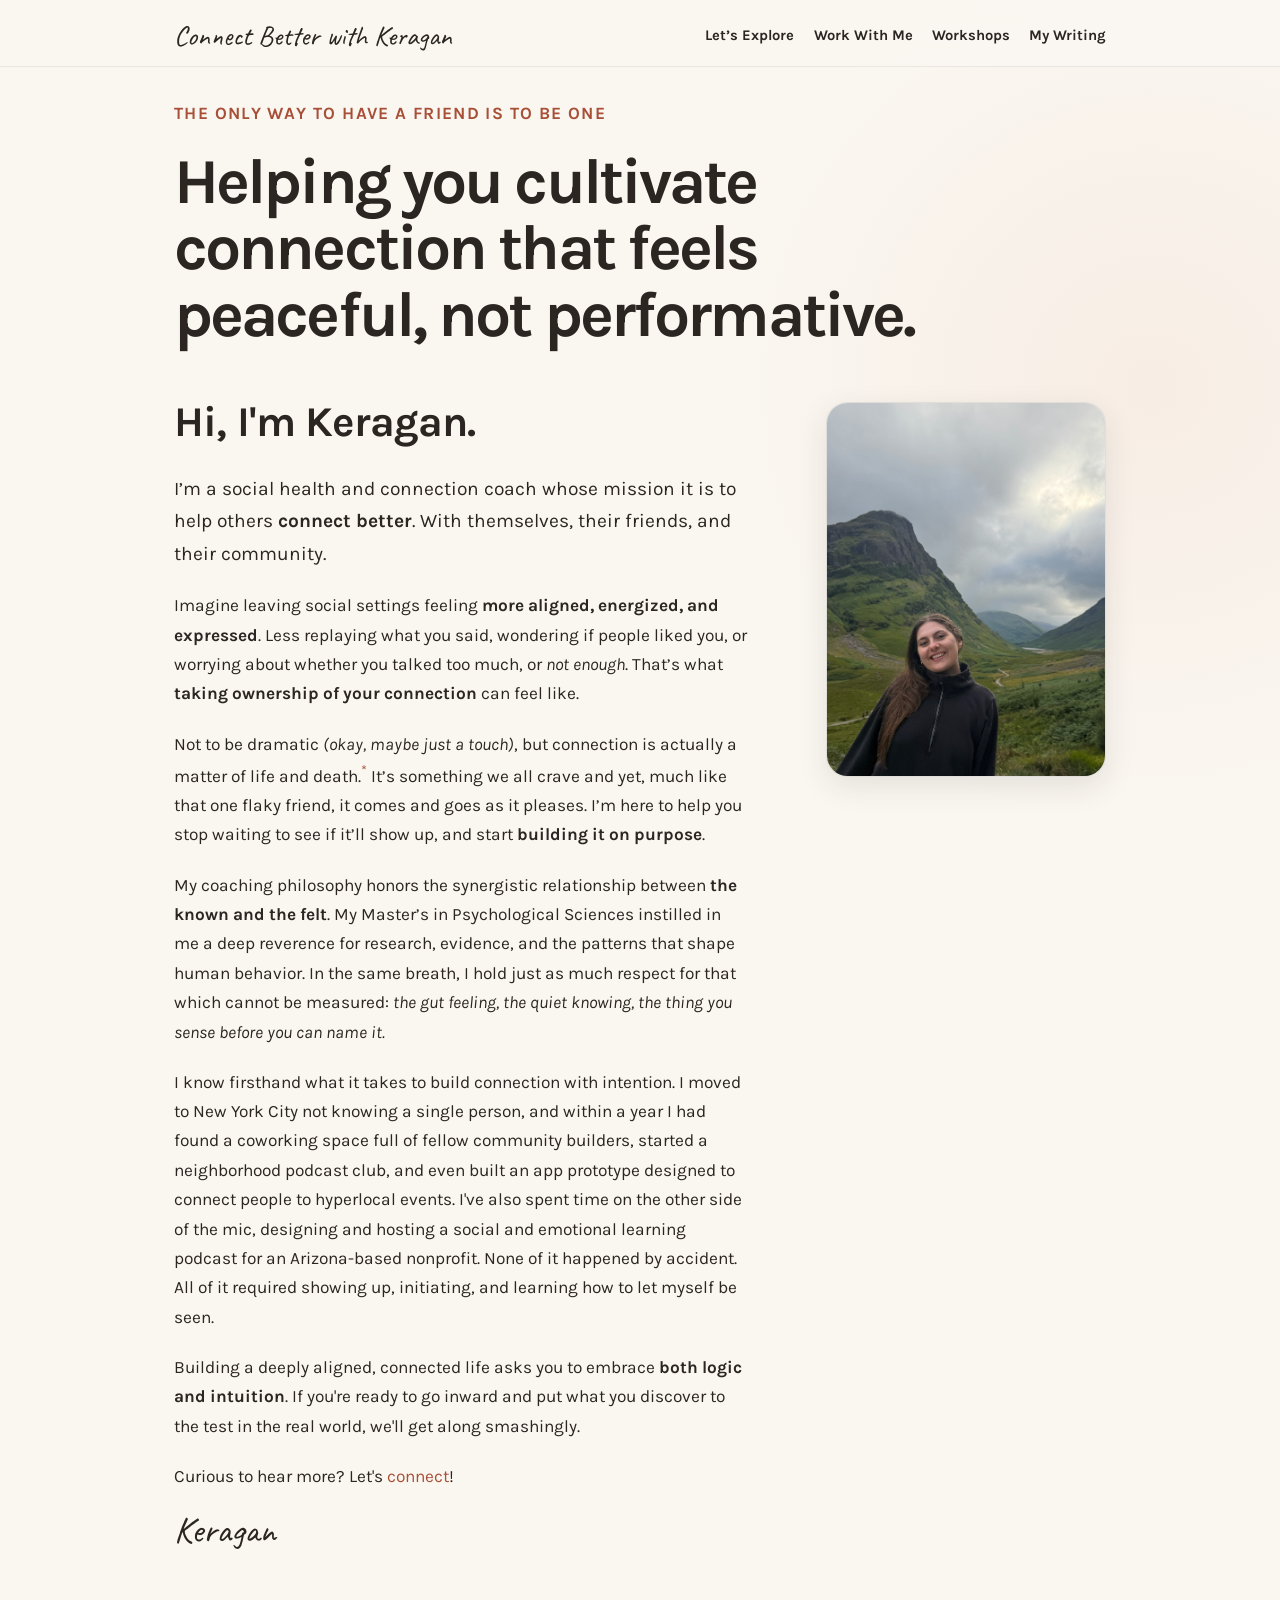
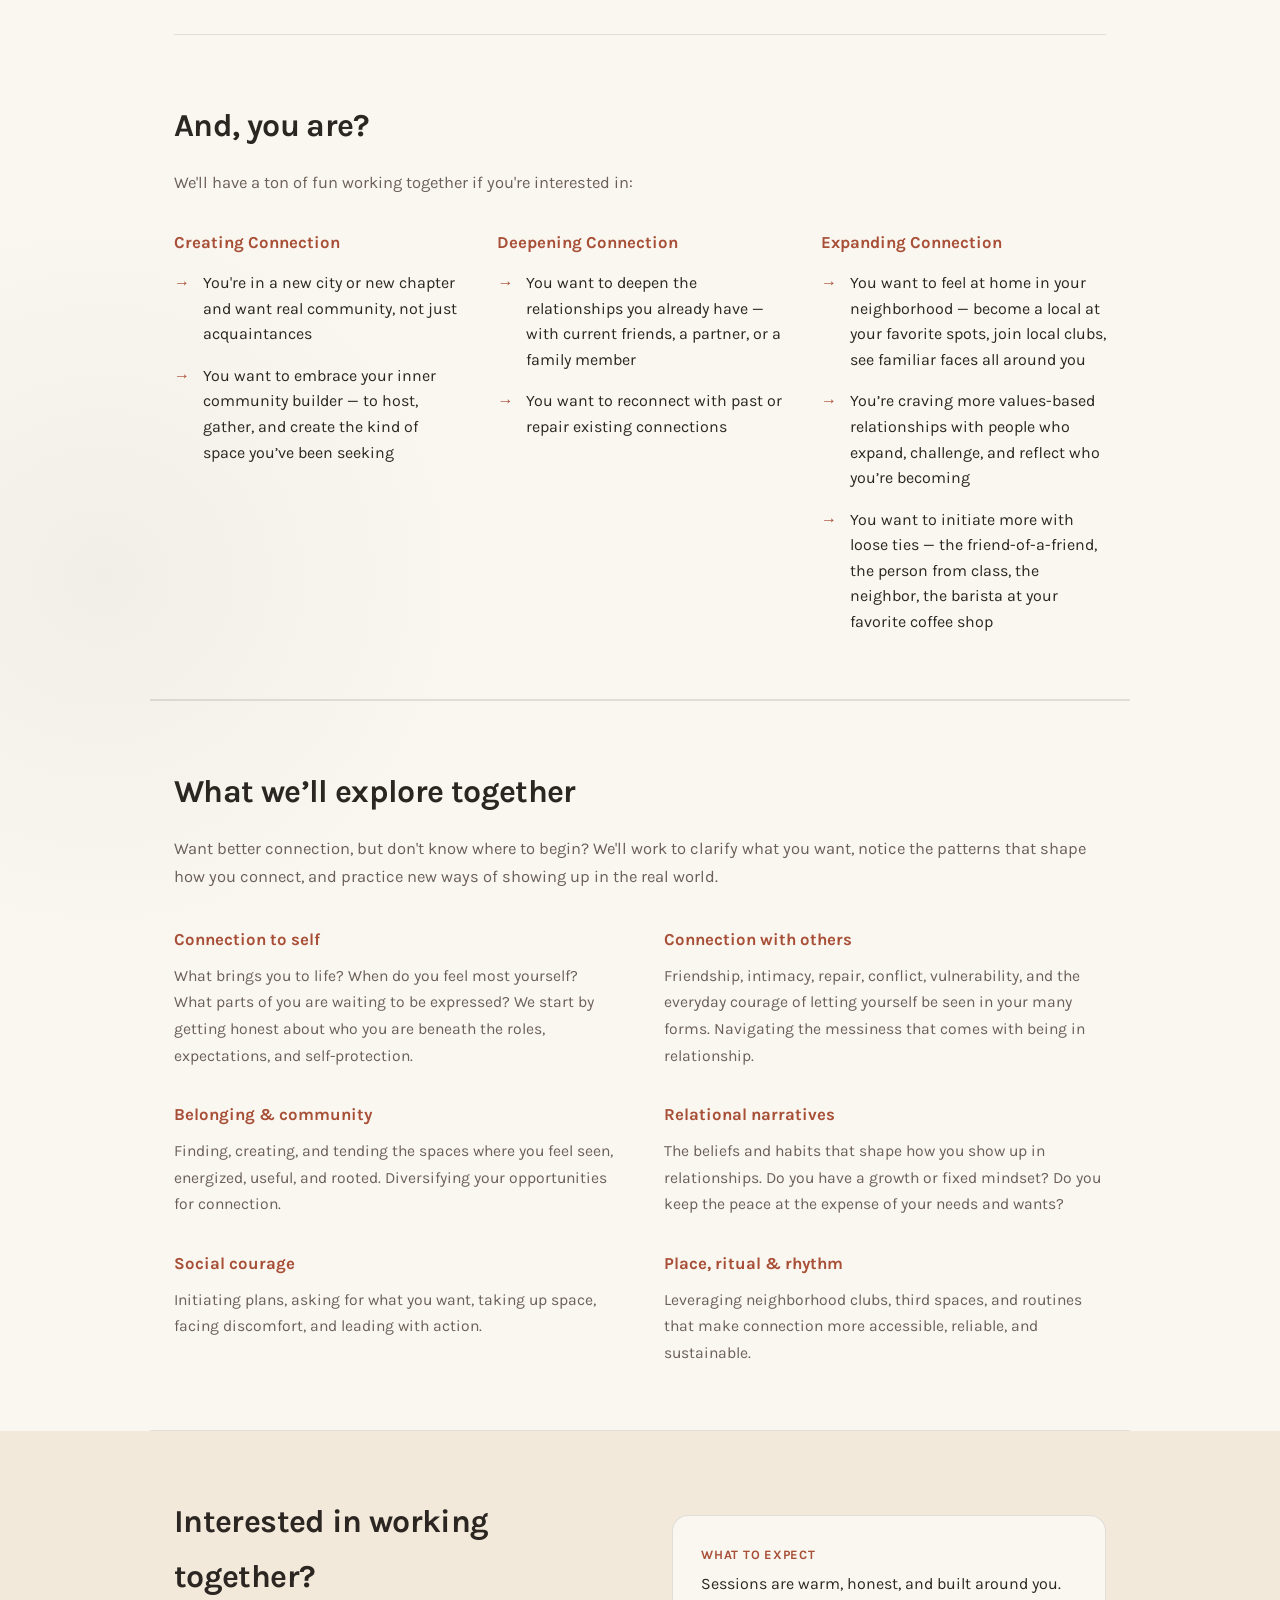
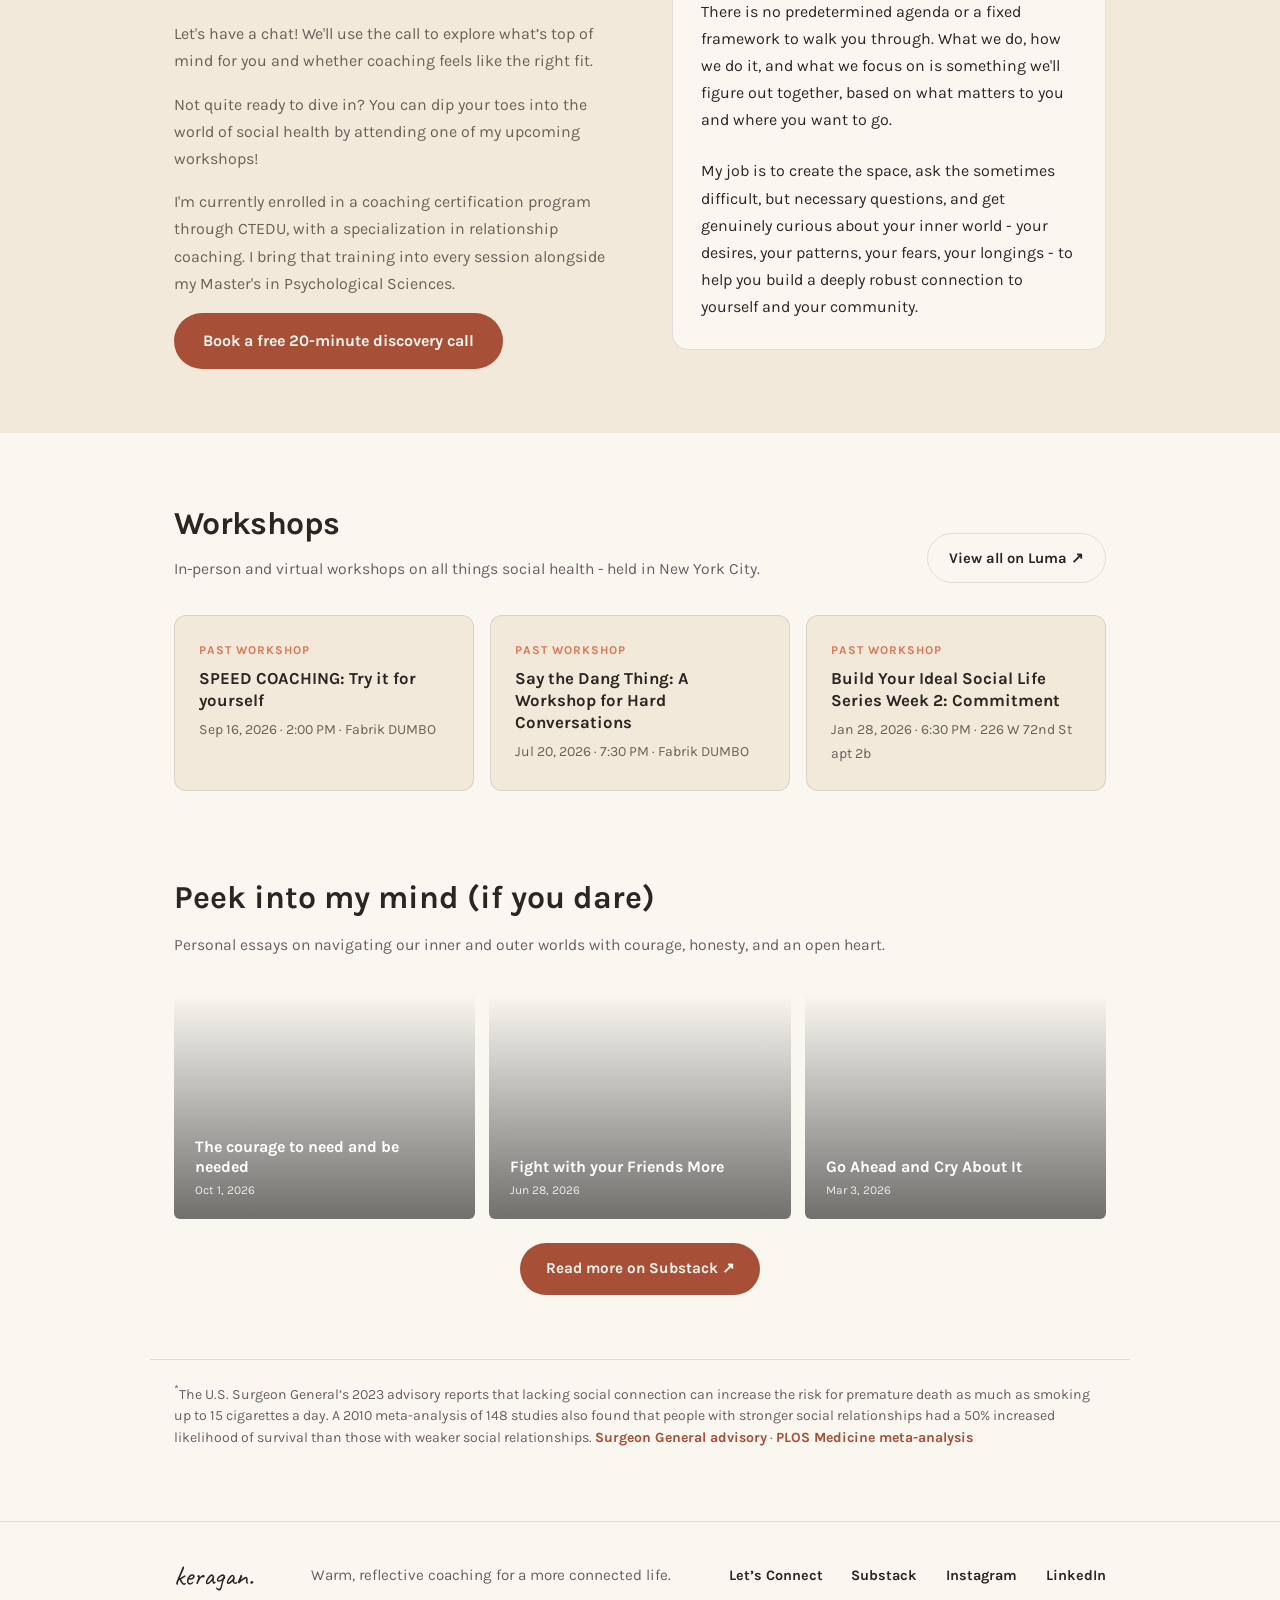
<file: index.html>
<!DOCTYPE html>
<html lang="en">
<head>
  <meta charset="UTF-8" />
  <meta name="viewport" content="width=device-width, initial-scale=1.0" />
  <title>Keragan Cavolo | Social Health & Connection Coaching</title>
  <meta name="description" content="Keragan Cavolo helps people build more meaningful friendships, stronger community, and a deeper sense of belonging through social health and connection coaching." />
  <link rel="icon" type="image/svg+xml" href="assets/favicon.svg" />
  <link rel="preconnect" href="https://fonts.googleapis.com" />
  <link rel="preconnect" href="https://fonts.gstatic.com" crossorigin />
  <link href="https://fonts.googleapis.com/css2?family=Caveat:wght@600&family=Karla:wght@400;500;600;700&display=swap" rel="stylesheet" />

  <style>
    :root {
      --ink: #2B2622;
      --ink-soft: #6B6058;
      --cream: #FAF7F1;
      --cream-deep: #F3E9DA;
      --line: rgba(43, 38, 34, 0.12);
      --accent: #D97757;
      --accent-deep: #A84F37;
      --font-body: 'Karla', -apple-system, BlinkMacSystemFont, 'Segoe UI', sans-serif;
      --font-script: 'Caveat', cursive;

      --wide-w: 980px;
    }

    * { box-sizing: border-box; }
    html { scroll-behavior: smooth; }
    @media (prefers-reduced-motion: reduce) { html { scroll-behavior: auto; } }

    body {
      margin: 0;
      font-family: var(--font-body);
      color: var(--ink);
      background:
        radial-gradient(circle at 90% 8%, rgba(217, 119, 87, 0.08), transparent 28rem),
        radial-gradient(circle at 8% 45%, rgba(127, 142, 115, 0.08), transparent 24rem),
        var(--cream);
      line-height: 1.7;
      -webkit-font-smoothing: antialiased;
    }

    a { color: var(--accent-deep); text-decoration: none; }
    a:hover { text-decoration: underline; }
    a:focus-visible { outline: 2px solid var(--accent); outline-offset: 3px; }
    img { display: block; max-width: 100%; }

    .section-separator {
      max-width: var(--wide-w);
      margin: 0 auto;
      padding: 0 1.5rem;
    }

    .section-separator::before {
      content: "";
      display: block;
      border-top: 1px solid var(--line);
    }

    /* ---------- HEADER ---------- */
    header {
      padding: 1.35rem 0 1rem;
      position: sticky;
      top: 0;
      z-index: 100;
      background: rgba(250, 247, 241, 0.9);
      border-bottom: 1px solid rgba(43, 38, 34, 0.08);
      backdrop-filter: blur(14px);
      -webkit-backdrop-filter: blur(14px);
    }

    section { scroll-margin-top: 6rem; }

    .header-inner {
      max-width: var(--wide-w);
      margin: 0 auto;
      padding: 0 1.5rem;
      display: flex;
      flex-wrap: wrap;
      justify-content: space-between;
      align-items: center;
      gap: 0.6rem 1rem;
    }

    .logo {
      font-family: var(--font-script);
      font-size: 1.75rem;
      color: var(--ink);
      line-height: 1;
    }

    .header-inner nav {
      display: flex;
      gap: 1.2rem;
      align-items: center;
      flex-wrap: wrap;
    }

    .header-inner nav a {
      font-size: 0.92rem;
      font-weight: 700;
      color: var(--ink);
    }

    .header-inner nav a:hover { color: var(--accent-deep); }

    /* ---------- HERO / ABOUT ---------- */
    .hero { padding: 2rem 0 4rem; }

    .hero-photo {
      width: 280px;
      height: 375px;
      border-radius: 1.35rem;
      margin: 0;
      object-fit: cover;
      object-position: center 30%;
      border: 1px solid rgba(43, 38, 34, 0.12);
      box-shadow: 0 10px 30px rgba(43, 38, 34, 0.10);
      background: var(--cream);
    }

    .eyebrow {
      color: var(--accent-deep);
      font-size: 0.82rem;
      font-weight: 700;
      letter-spacing: 0.08em;
      text-transform: uppercase;
      margin: 0 0 0.75rem;
    }

    .hero p {
      font-size: 1.08rem;
      margin: 0 0 1.3rem 0;
      max-width: 59ch;
    }

    .hero .lead {
      font-size: 1.2rem;
      color: var(--ink);
    }

    .reach-out { margin-top: 1.8rem; }

    .hero .signature {
      font-family: var(--font-script);
      font-size: 2.3rem;
      color: var(--ink);
      margin-top: 0.5rem;
      line-height: 1;
    }

    /* ---------- WHAT WE'LL EXPLORE ---------- */
    .talk-about {
      max-width: var(--wide-w);
      margin: 0 auto;
      padding: 4rem 1.5rem;
      border-top: 1px solid var(--line);
      border-bottom: 1px solid var(--line);
    }

    .talk-about h2,
    .newsletter h2,
    .who h2,
    .work-with-me h2,
    .workshops h2 {
      font-size: clamp(1.6rem, 3vw, 2rem);
      font-weight: 700;
    }

    .talk-about h2 {
      margin: 0 0 1rem 0;
      letter-spacing: -0.02em;
    }

    .section-intro {
      color: var(--ink-soft);
      font-size: 1.03rem;
      margin: 0 0 2.2rem 0;
    }

    .talk-grid {
      display: grid;
      grid-template-columns: 1fr 1fr;
      gap: 2rem 3rem;
    }

    .talk-item h3 {
      font-size: 1.05rem;
      font-weight: 700;
      margin: 0 0 0.5rem 0;
      color: var(--accent-deep);
    }

    .talk-item p {
      font-size: 0.98rem;
      color: var(--ink-soft);
      margin: 0;
    }

    @media (max-width: 620px) {
      .talk-grid { grid-template-columns: 1fr; }
    }

    /* ---------- NEWSLETTER GRID (mirrors photography section) ---------- */
    .newsletter{ padding: 1rem 0 4rem; }
    .newsletter-inner{ max-width: 980px; margin: 0 auto; padding: 0 1.5rem; }
    .newsletter h2{
      margin: 0 0 0.4rem 0;
    }
    .newsletter .sub{
      color: var(--ink-soft);
      font-size: 0.98rem;
      margin: 0 0 2.2rem 0;
    }
    .post-grid{
      display: grid;
      grid-template-columns: repeat(3, 1fr);
      gap: 0.9rem;
    }
    .post-tile{
      aspect-ratio: 4 / 3;
      border-radius: 6px;
      padding: 1.3rem;
      display: flex;
      align-items: flex-end;
      color: #fff;
      text-decoration: none;
      background-size: cover;
      background-position: center;
      position: relative;
      overflow: hidden;
    }
    .post-tile::before{
      content: "";
      position: absolute;
      inset: 0;
      background: linear-gradient(to top, rgba(0,0,0,0.55), rgba(0,0,0,0));
    }
    .post-tile span{
      position: relative;
      font-weight: 700;
      font-size: 1rem;
      line-height: 1.3;
    }
    .post-tile:hover{ opacity: 0.92; text-decoration: none; }
    .post-tile .meta{
      position: relative;
      display: block;
      font-size: 0.75rem;
      font-weight: 400;
      opacity: 0.85;
      margin-top: 0.3rem;
    }

    .newsletter-cta {
      margin-top: 1.5rem;
      display: flex;
      justify-content: center;
    }

    .substack-button,
    .button {
      display: inline-flex;
      align-items: center;
      gap: 0.4rem;
      font-weight: 700;
      color: var(--cream);
      background: var(--accent-deep);
      border-radius: 100px;
      justify-content: center;
      text-align: center;
      transition: background 0.2s ease, transform 0.2s ease;
    }

    .button {
      font-size: 1rem;
      padding: 0.9rem 1.8rem;
    }

    .substack-button {
      font-size: 0.95rem;
      padding: 0.8rem 1.6rem;
    }

    .substack-button:hover,
    .button:hover {
      background: var(--ink);
      text-decoration: none;
      transform: translateY(-2px);
    }

    @media (max-width: 760px){
      .post-grid{ grid-template-columns: 1fr; }
    }


    @media (max-width: 480px) {
      header { padding-top: 1rem; }
    }

    @media (max-width: 600px) {
      .header-inner { flex-direction: column; align-items: center; gap: 0.6rem; text-align: center; }
      .header-inner nav { width: 100%; justify-content: center; gap: 0.6rem 1.1rem; font-size: 0.9rem; }
      .logo { font-size: 1.5rem; }
      .hero-statement { text-align: center; }
      .hero-statement h1 { margin: 0 auto; }
    }


    /* ---------- WHO THIS IS FOR ---------- */
    .who {
      max-width: var(--wide-w);
      margin: 0 auto;
      padding: 4rem 1.5rem;
      border-bottom: 1px solid var(--line);
    }

    .who h2 {
      margin: 0 0 1rem 0;
      letter-spacing: -0.02em;
    }

    .who .sub {
      color: var(--ink-soft);
      font-size: 1.03rem;
      margin: 0 0 2.2rem 0;
    }

    .who-grid.grouped {
      display: grid;
      grid-template-columns: repeat(3, 1fr);
      gap: 2rem 2.4rem;
      margin-bottom: 0;
    }

    .who-category h3 {
      font-size: 1.05rem;
      font-weight: 700;
      color: var(--accent-deep);
      margin: 0 0 1rem 0;
      line-height: 1.3;
    }

    .who-category .who-item {
      margin-bottom: 1rem;
    }

    .who-category .who-item:last-child {
      margin-bottom: 0;
    }

    .who-item {
      position: relative;
      padding-left: 1.8rem;
      color: var(--ink);
      font-size: 1rem;
      line-height: 1.6;
    }

    .who-item::before {
      content: "→";
      position: absolute;
      left: 0;
      color: var(--accent-deep);
      font-weight: 700;
    }

    @media (max-width: 860px) {
      .who-grid.grouped { grid-template-columns: 1fr; }
    }

    /* ---------- WORK WITH ME ---------- */
    .work-with-me {
      background: var(--cream-deep);
      padding: 4rem 0;
    }

    .work-with-me-inner {
      max-width: var(--wide-w);
      margin: 0 auto;
      padding: 0 1.5rem;
      display: grid;
      grid-template-columns: 1fr 1fr;
      gap: clamp(2rem, 5vw, 4rem);
      align-items: center;
    }

    .work-with-me h2 {
      margin: 0 0 1rem 0;
      letter-spacing: -0.02em;
    }

    .work-with-me p {
      font-size: 1rem;
      color: var(--ink-soft);
      margin: 0 0 1rem 0;
    }

    .work-aside {
      background: var(--cream);
      border-radius: 16px;
      padding: 1.75rem;
      border: 1px solid var(--line);
    }

    .work-aside h3 {
      font-weight: 700;
      color: var(--accent-deep);
      margin: 0 0 0.3rem 0;
      text-transform: uppercase;
      letter-spacing: 0.06em;
      font-size: 0.8rem;
    }

    .work-aside p {
      font-size: 1rem;
      color: var(--ink);
      margin: 0 0 1.5rem 0;
    }

    .work-aside p:last-child { margin: 0; }

    @media (max-width: 700px) {
      .work-with-me-inner { grid-template-columns: 1fr; }
      .work-with-me .button { display: flex; width: max-content; max-width: 100%; margin: 0 auto; }
    }

    /* ---------- WORKSHOPS ---------- */
    .workshops {
      padding: 4rem 0;
    }

    .workshops-inner {
      max-width: var(--wide-w);
      margin: 0 auto;
      padding: 0 1.5rem;
    }

    .workshops-head {
      display: flex;
      justify-content: space-between;
      align-items: flex-end;
      flex-wrap: wrap;
      gap: 1rem;
      margin-bottom: 2rem;
    }

    .workshops h2 {
      margin: 0 0 0.3rem 0;
      letter-spacing: -0.02em;
    }

    .workshops .sub {
      color: var(--ink-soft);
      font-size: 0.98rem;
      margin: 0;
    }

    .luma-btn {
      display: inline-flex;
      align-items: center;
      gap: 0.4rem;
      font-weight: 700;
      font-size: 0.92rem;
      color: var(--ink);
      border: 1.5px solid var(--line);
      padding: 0.7rem 1.3rem;
      border-radius: 100px;
      white-space: nowrap;
      transition: border-color 0.2s ease, color 0.2s ease;
    }

    .luma-btn:hover {
      border-color: var(--accent);
      color: var(--accent-deep);
      text-decoration: none;
    }

    .workshop-grid {
      display: grid;
      grid-template-columns: repeat(3, 1fr);
      gap: 1rem;
    }

    .workshop-card {
      background: var(--cream-deep);
      border-radius: 12px;
      padding: 1.5rem;
      border: 1px solid var(--line);
      color: var(--ink);
      text-decoration: none;
    }

    .workshop-card:hover {
      border-color: var(--accent);
      text-decoration: none;
    }

    .workshop-card .ws-label {
      font-size: 0.75rem;
      font-weight: 700;
      letter-spacing: 0.08em;
      text-transform: uppercase;
      color: var(--accent);
      margin: 0 0 0.5rem 0;
      display: block;
    }

    .workshop-card h3 {
      font-size: 1.05rem;
      font-weight: 700;
      margin: 0 0 0.4rem 0;
      line-height: 1.3;
    }

    .workshop-card .ws-meta {
      font-size: 0.88rem;
      color: var(--ink-soft);
      margin: 0;
    }

    @media (max-width: 700px) {
      .workshop-grid { grid-template-columns: 1fr; }
      .luma-btn { margin: 0 auto; }
    }

    /* ---------- RESEARCH NOTE ---------- */
    .research-note {
      padding: 0 0 2.5rem;
    }

    .research-note-inner {
      max-width: var(--wide-w);
      margin: 0 auto;
      padding: 1.25rem 1.5rem 0;
      border-top: 1px solid var(--line);
    }

    .research-note p {
      color: var(--ink-soft);
      font-size: 0.88rem;
      line-height: 1.55;
      margin: 0;
    }

    .research-note a {
      font-weight: 700;
    }

    /* ---------- FOOTER ---------- */
    footer {
      padding: 2.5rem 0 3rem;
      border-top: 1px solid var(--line);
      margin-top: 2rem;
    }

    .footer-inner {
      max-width: var(--wide-w);
      margin: 0 auto;
      padding: 0 1.5rem;
      display: flex;
      justify-content: space-between;
      align-items: center;
      flex-wrap: wrap;
      gap: 1rem;
    }

    .footer-note {
      color: var(--ink-soft);
      font-size: 0.95rem;
      margin: 0;
    }

    .footer-links {
      display: flex;
      gap: 1.8rem;
      flex-wrap: wrap;
    }

    .footer-links a {
      font-size: 0.9rem;
      font-weight: 700;
      color: var(--ink);
    }

    .footer-links a:hover { color: var(--accent-deep); }
  
    /* ---------- HERO MOCKUP: headline first, intro + photo second ---------- */

    .hero-statement {
      max-width: var(--wide-w);
      margin: 0 auto;
      padding: 0 1.5rem 3rem;
    }

    .hero-statement h1 {
      font-size: clamp(2.35rem, 5vw, 4.2rem);
      font-weight: 700;
      line-height: 1.04;
      letter-spacing: -0.045em;
      max-width: 21ch;
      margin: 0;
    }

    .hero-about {
      max-width: var(--wide-w);
      margin: 0 auto;
      padding: 0 1.5rem;
      display: grid;
      grid-template-columns: minmax(0, 1fr) 280px;
      gap: clamp(2rem, 6vw, 5rem);
      align-items: start;
    }

    .hero-about-copy { max-width: 640px; }

    .hero-about h2 {
      font-size: clamp(1.9rem, 4vw, 2.65rem);
      font-weight: 700;
      margin: 0 0 1.5rem 0;
      line-height: 1.23;
      letter-spacing: -0.02em;
    }

    .hero-about p {
      font-size: 1.08rem;
      margin: 0 0 1.3rem 0;
      max-width: 59ch;
    }

    .hero-about .lead {
      font-size: 1.2rem;
      color: var(--ink);
    }

    .hero-about .credentials {
      font-size: 1.02rem;
      color: var(--ink-soft);
    }

    .hero-photo-wrap { padding-top: 0.35rem; }

    @media (max-width: 760px) {
      .hero-statement { padding-bottom: 2.25rem; text-align: center; }
      .hero-statement h1 { max-width: 16ch; margin: 0 auto; }
      .hero-about { grid-template-columns: 1fr; gap: 1.75rem; }
      .hero-photo-wrap {
        order: -1;
        display: flex;
        justify-content: center;
      }
      .hero-photo { width: 210px; height: 280px; border-radius: 1rem; }
    }

    @media (max-width: 420px) {
      .hero-statement h1 { font-size: 1.95rem; max-width: 13ch; letter-spacing: -0.03em; }
      .hero-photo { width: 170px; height: 225px; }
      .talk-about, .who { padding: 3rem 1.5rem; }
    }

    @media (max-width: 600px) {
      .footer-inner { flex-direction: column; align-items: flex-start; gap: 0.9rem; }
    }

  </style>
</head>

<body>
  <header>
    <div class="header-inner">
      <a href="#" class="logo" aria-label="Connect Better with Keragan home">Connect Better with Keragan</a>
      <nav aria-label="Main navigation">
        <a href="#talk-about">Let’s Explore</a>
        <a href="#work-with-me">Work With Me</a>
        <a href="#workshops">Workshops</a>
        <a href="#writing">My Writing</a>
      </nav>
    </div>
  </header>

  <main>
    <section class="hero" id="about">
      <div class="hero-statement">
        <p class="eyebrow">THE ONLY WAY TO HAVE A FRIEND IS TO BE ONE</p>
        <h1>Helping you cultivate connection that feels peaceful, not performative.</h1>
      </div>

      <div class="hero-about">
        <div class="hero-about-copy">
          <h2>Hi, I'm Keragan.</h2>

          <p class="lead">I’m a social health and connection coach whose mission it is to help others <strong>connect better</strong>. With themselves, their friends, and their community.</p>

          <p>Imagine leaving social settings feeling <strong>more aligned, energized, and expressed</strong>. Less replaying what you said, wondering if people liked you, or worrying about whether you talked too much, or <em>not enough</em>. That’s what <strong>taking ownership of your connection</strong> can feel like.</p>

          <p>Not to be dramatic <em>(okay, maybe just a touch)</em>, but connection is actually a matter of life and death.<sup><a href="#connection-research" aria-label="Read the research note about connection and longevity">*</a></sup> It’s something we all crave and yet, much like that one flaky friend, it comes and goes as it pleases. I’m here to help you stop waiting to see if it’ll show up, and start <strong>building it on purpose</strong>.</p>

          <p>My coaching philosophy honors the synergistic relationship between <strong>the known and the felt</strong>. My Master’s in Psychological Sciences instilled in me a deep reverence for research, evidence, and the patterns that shape human behavior. In the same breath, I hold just as much respect for that which cannot be measured: <em>the gut feeling, the quiet knowing, the thing you sense before you can name it.</em></p> 

          <p>I know firsthand what it takes to build connection with intention. I moved to New York City not knowing a single person, and within a year I had found a coworking space full of fellow community builders, started a neighborhood podcast club, and even built an app prototype designed to connect people to hyperlocal events. I've also spent time on the other side of the mic, designing and hosting a social and emotional learning podcast for an Arizona-based nonprofit. None of it happened by accident. All of it required showing up, initiating, and learning how to let myself be seen.</p>
                    
          <p>Building a deeply aligned, connected life asks you to embrace <strong>both logic and intuition</strong>. If you're ready to go inward and put what you discover to the test in the real world, we'll get along smashingly.</p>

          <p class="reach-out">Curious to hear more? Let's <a href="https://calendly.com/keragan-cavolo/discovery-call" target="_blank" rel="noopener noreferrer">connect</a>!</p>
          <p class="signature">Keragan</p>
          </div>

        <div class="hero-photo-wrap">
          <img class="hero-photo" src="assets/keragan-photo.jpg?v=20260726-2" alt="Portrait of Keragan smiling in a green mountain landscape." />
        </div>
      </div>
    </section>

    <div class="section-separator" aria-hidden="true"></div>

    <section class="who" id="fit">
      <div>
        <h2>And, you are?</h2>
        <p class="sub">We'll have a ton of fun working together if you're interested in:</p>

        <div class="who-grid grouped">

          <div class="who-category">
            <h3>Creating Connection</h3>
            <div class="who-item">You're in a new city or new chapter and want real community, not just acquaintances</div>
            <div class="who-item">You want to embrace your inner community builder — to host, gather, and create the kind of space you’ve been seeking</div>
          </div>

          <div class="who-category">
            <h3>Deepening Connection</h3>
            <div class="who-item">You want to deepen the relationships you already have — with current friends, a partner, or a family member</div>
            <div class="who-item">You want to reconnect with past or repair existing connections</div>
          </div>

          <div class="who-category">
            <h3>Expanding Connection</h3>
            <div class="who-item">You want to feel at home in your neighborhood — become a local at your favorite spots, join local clubs, see familiar faces all around you</div>
            <div class="who-item">You’re craving more values-based relationships with people who expand, challenge, and reflect who you’re becoming</div>
            <div class="who-item">You want to initiate more with loose ties — the friend-of-a-friend, the person from class, the neighbor, the barista at your favorite coffee shop</div>
          </div>

        </div>
      </div>
    </section>

    <section class="talk-about" id="talk-about">
      <div>
        <h2>What we’ll explore together</h2>
        <p class="section-intro">Want better connection, but don't know where to begin? We'll work to clarify what you want, notice the patterns that shape how you connect, and practice new ways of showing up in the real world.</p>

        <div class="talk-grid">
          <div class="talk-item">
            <h3>Connection to self</h3>
            <p>What brings you to life? When do you feel most yourself? What parts of you are waiting to be expressed? We start by getting honest about who you are beneath the roles, expectations, and self-protection.</p>
          </div>

          <div class="talk-item">
            <h3>Connection with others</h3>
            <p>Friendship, intimacy, repair, conflict, vulnerability, and the everyday courage of letting yourself be seen in your many forms. Navigating the messiness that comes with being in relationship.</p>
          </div>

          <div class="talk-item">
            <h3>Belonging &amp; community</h3>
            <p>Finding, creating, and tending the spaces where you feel seen, energized, useful, and rooted. Diversifying your opportunities for connection.</p>
          </div>

          <div class="talk-item">
            <h3>Relational narratives</h3>
            <p>The beliefs and habits that shape how you show up in relationships. Do you have a growth or fixed mindset? Do you keep the peace at the expense of your needs and wants?</p>
          </div>

          <div class="talk-item">
            <h3>Social courage</h3>
            <p>Initiating plans, asking for what you want, taking up space, facing discomfort, and leading with action.</p>
          </div>

          <div class="talk-item">
            <h3>Place, ritual &amp; rhythm</h3>
            <p>Leveraging neighborhood clubs, third spaces, and routines that make connection more accessible, reliable, and sustainable.</p>
          </div>
        </div>
      </div>
    </section>

    <!-- WORK WITH ME -->
    <section class="work-with-me" id="work-with-me">
      <div class="work-with-me-inner">
        <div>
          <h2>Interested in working together?</h2>
          <p>Let's have a chat! We'll use the call to explore what’s top of mind for you and whether coaching feels like the right fit.</p>
          <p>Not quite ready to dive in? You can dip your toes into the world of social health by attending one of my upcoming workshops!</p>
          <p>I'm currently enrolled in a coaching certification program through CTEDU, with a specialization in relationship coaching. I bring that training into every session alongside my Master's in Psychological Sciences.</p>
          <a href="https://calendly.com/keragan-cavolo/discovery-call" target="_blank" rel="noopener noreferrer" class="button">Book a free 20-minute discovery call</a>
        </div>
        <aside class="work-aside">
          <h3>What to expect</h3>
          <p>Sessions are warm, honest, and built around you. There is no predetermined agenda or a fixed framework to walk you through. What we do, how we do it, and what we focus on is something we'll figure out together, based on what matters to you and where you want to go.</p>
          <p>My job is to create the space, ask the sometimes difficult, but necessary questions, and get genuinely curious about your inner world - your desires, your patterns, your fears, your longings - to help you build a deeply robust connection to yourself and your community.</p>
        </aside>
      </div>
    </section>

    <!-- WORKSHOPS -->
    <section class="workshops" id="workshops">
      <div class="workshops-inner">
        <div class="workshops-head">
          <div>
            <h2>Workshops</h2>
            <p class="sub">In-person and virtual workshops on all things social health - held in New York City.</p>
          </div>
          <a class="luma-btn" href="https://luma.com/calendar/cal-KTl7LRln0i3yHYZ" target="_blank" rel="noopener noreferrer">View all on Luma ↗</a>
        </div>
        <div class="workshop-grid">
          <a class="workshop-card" href="https://luma.com/nmirh5cd" target="_blank" rel="noopener noreferrer">
            <span class="ws-label">Past workshop</span>
            <h3>SPEED COACHING: Try it for yourself</h3>
            <p class="ws-meta">Sep 16, 2026 · 2:00 PM · Fabrik DUMBO</p>
          </a>
          <a class="workshop-card" href="https://luma.com/dgd7ifom" target="_blank" rel="noopener noreferrer">
            <span class="ws-label">Past workshop</span>
            <h3>Say the Dang Thing: A Workshop for Hard Conversations</h3>
            <p class="ws-meta">Jul 20, 2026 · 7:30 PM · Fabrik DUMBO</p>
          </a>
          <div class="workshop-card">
            <span class="ws-label">Past workshop</span>
            <h3>Build Your Ideal Social Life Series Week 2: Commitment</h3>
            <p class="ws-meta">Jan 28, 2026 · 6:30 PM · 226 W 72nd St apt 2b</p>
          </div>
        </div>
      </div>
    </section>

    <section class="newsletter" id="writing">
      <div class="newsletter-inner">
        <h2>Peek into my mind (if you dare)</h2>
        <p class="sub">Personal essays on navigating our inner and outer worlds with courage, honesty, and an open heart.</p>
        <div class="post-grid" id="substack-posts" data-feed-url="https://keraganscontemplations.substack.com/feed">
          <!-- Static fallback: these appear instantly and remain in place if the RSS feed cannot load. -->
          <a href="https://keraganscontemplations.substack.com/p/the-courage-to-need-and-be-needed" target="_blank" rel="noopener noreferrer" class="post-tile" style="background-image:url('https://substack-post-media.s3.amazonaws.com/public/images/944e1a6d-eeae-48bf-8956-acf8038c35fa_1200x630.png');">
            <span>The courage to need and be needed<span class="meta">Oct 1, 2026</span></span>
          </a>
          <a href="https://keraganscontemplations.substack.com/p/fight-with-your-friends-more" target="_blank" rel="noopener noreferrer" class="post-tile" style="background-image:url('https://substack-post-media.s3.amazonaws.com/public/images/b89a5f79-5514-4b09-a129-b1b658300686_1200x630.png');">
            <span>Fight with your Friends More<span class="meta">Jun 28, 2026</span></span>
          </a>
          <a href="https://keraganscontemplations.substack.com/p/go-ahead-and-cry-about-it" target="_blank" rel="noopener noreferrer" class="post-tile" style="background-image:url('https://substack-post-media.s3.amazonaws.com/public/images/af105388-9987-41f6-8cb6-091ff9b70adf_320x320.png');">
            <span>Go Ahead and Cry About It<span class="meta">Mar 3, 2026</span></span>
          </a>
        </div>
        <div class="newsletter-cta">
          <a class="substack-button" href="https://keraganscontemplations.substack.com" target="_blank" rel="noopener noreferrer">Read more on Substack ↗</a>
        </div>
      </div>
    </section>

    <section class="research-note" id="connection-research" aria-label="Research note on connection and longevity">
      <div class="research-note-inner">
        <p><sup>*</sup>The U.S. Surgeon General’s 2023 advisory reports that lacking social connection can increase the risk for premature death as much as smoking up to 15 cigarettes a day. A 2010 meta-analysis of 148 studies also found that people with stronger social relationships had a 50% increased likelihood of survival than those with weaker social relationships. <a href="https://www.hhs.gov/sites/default/files/surgeon-general-social-connection-advisory.pdf" target="_blank" rel="noopener noreferrer">Surgeon General advisory</a> · <a href="https://journals.plos.org/plosmedicine/article?id=10.1371/journal.pmed.1000316" target="_blank" rel="noopener noreferrer">PLOS Medicine meta-analysis</a></p>
      </div>
    </section>
  </main>

  <footer>
    <div class="footer-inner">
      <a href="#" class="logo">keragan.</a>
      <p class="footer-note">Warm, reflective coaching for a more connected life.</p>
      <div class="footer-links">
        <a href="https://calendly.com/keragan-cavolo/discovery-call" target="_blank" rel="noopener noreferrer">Let’s Connect</a>
        <a href="https://keraganscontemplations.substack.com" target="_blank" rel="noopener noreferrer">Substack</a>
        <a href="https://www.instagram.com/keragan_and_again/" target="_blank" rel="noopener noreferrer">Instagram</a>
        <a href="https://www.linkedin.com/in/keragancavolo/" target="_blank" rel="noopener noreferrer">LinkedIn</a>
      </div>
    </div>
  </footer>

  <script>
    (function () {
      const grid = document.getElementById('substack-posts');
      if (!grid) return;

      const feedUrl = grid.dataset.feedUrl;
      const proxyUrl = 'https://api.allorigins.win/raw?url=' + encodeURIComponent(feedUrl);
      const fallbackTiles = Array.from(grid.querySelectorAll('.post-tile')).map((tile) => ({
        backgroundImage: tile.style.backgroundImage,
      }));
      const dateFormatter = new Intl.DateTimeFormat('en-US', {
        month: 'short',
        day: 'numeric',
        year: 'numeric',
      });

      async function fetchFeed() {
        const urlsToTry = [feedUrl, proxyUrl];

        for (const url of urlsToTry) {
          try {
            const response = await fetch(url, { cache: 'no-store' });
            if (!response.ok) continue;

            const text = await response.text();
            if (text.includes('<rss') || text.includes('<feed')) return text;
          } catch (error) {
            // Try the next option. If all fail, the static fallback stays visible.
          }
        }

        throw new Error('Could not load Substack feed.');
      }

      function getFirstText(item, tagName) {
        const node = item.getElementsByTagName(tagName)[0];
        return node ? node.textContent.trim() : '';
      }

      function getPostImage(item) {
        const mediaContent = item.getElementsByTagName('media:content')[0];
        if (mediaContent && mediaContent.getAttribute('url')) {
          return mediaContent.getAttribute('url');
        }

        const mediaThumbnail = item.getElementsByTagName('media:thumbnail')[0];
        if (mediaThumbnail && mediaThumbnail.getAttribute('url')) {
          return mediaThumbnail.getAttribute('url');
        }

        const enclosures = Array.from(item.getElementsByTagName('enclosure'));
        const imageEnclosure = enclosures.find((enclosure) => {
          return (enclosure.getAttribute('type') || '').startsWith('image/') && enclosure.getAttribute('url');
        });
        if (imageEnclosure) return imageEnclosure.getAttribute('url');

        const encoded = getFirstText(item, 'content:encoded') || getFirstText(item, 'description');
        if (encoded) {
          const htmlDoc = new DOMParser().parseFromString(encoded, 'text/html');
          const img = htmlDoc.querySelector('img[src]');
          if (img) return img.getAttribute('src');
        }

        return '';
      }

      function formatDate(rawDate) {
        const parsedDate = rawDate ? new Date(rawDate) : null;
        if (!parsedDate || Number.isNaN(parsedDate.getTime())) return '';
        return dateFormatter.format(parsedDate);
      }

      function createPostTile(post, index) {
        const link = document.createElement('a');
        link.href = post.link;
        link.target = '_blank';
        link.rel = 'noopener noreferrer';
        link.className = 'post-tile';

        if (post.image) {
          link.style.backgroundImage = `url("${post.image.replace(/"/g, '\\"')}")`;
        } else if (fallbackTiles[index] && fallbackTiles[index].backgroundImage) {
          link.style.backgroundImage = fallbackTiles[index].backgroundImage;
        }

        const title = document.createElement('span');
        title.textContent = post.title;

        const meta = document.createElement('span');
        meta.className = 'meta';
        meta.textContent = post.date;
        title.appendChild(meta);

        link.appendChild(title);
        return link;
      }

      async function loadLatestPosts() {
        try {
          const xmlText = await fetchFeed();
          const xmlDoc = new DOMParser().parseFromString(xmlText, 'application/xml');
          const items = Array.from(xmlDoc.getElementsByTagName('item')).sort((a, b) => {
            return new Date(getFirstText(b, 'pubDate')) - new Date(getFirstText(a, 'pubDate'));
          }).slice(0, 3);

          if (items.length < 3) return;

          const posts = items.map((item) => ({
            title: getFirstText(item, 'title'),
            link: getFirstText(item, 'link'),
            date: formatDate(getFirstText(item, 'pubDate')),
            image: getPostImage(item),
          })).filter((post) => post.title && post.link);

          if (posts.length < 3) return;

          grid.replaceChildren(...posts.slice(0, 3).map(createPostTile));
        } catch (error) {
          // Keep the static fallback posts if the live feed is blocked or unavailable.
          console.info('Using static Substack fallback posts.', error);
        }
      }

      loadLatestPosts();
    }());
  </script>

</body>
</html>
</file>
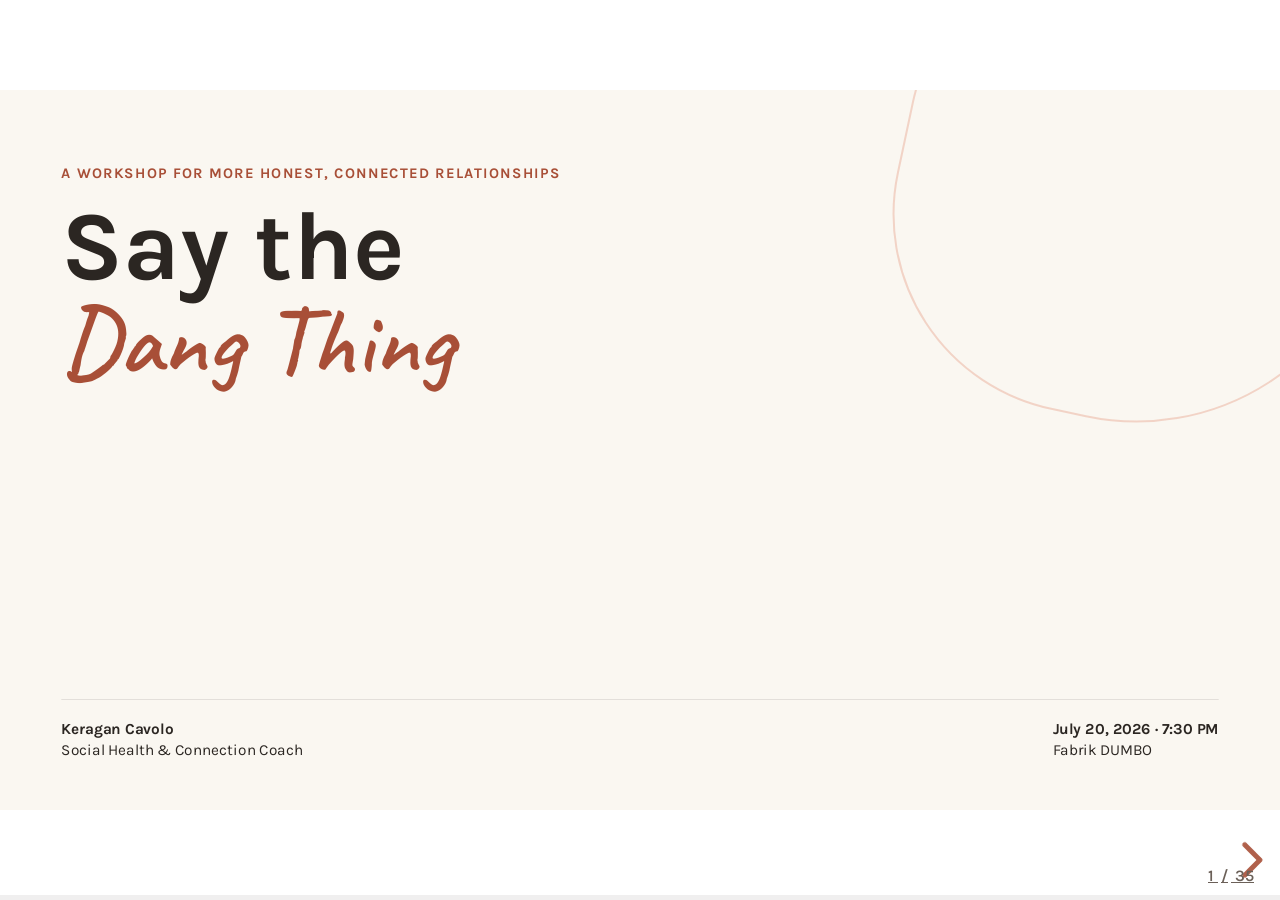
<file: slides/say-the-dang-thing/index.html>
<!doctype html>
<html lang="en">
<head>
  <meta charset="utf-8">
  <meta name="viewport" content="width=device-width, initial-scale=1">
  <title>Say the Dang Thing | Keragan Cavolo</title>
  <link rel="icon" href="assets/favicon.svg" type="image/svg+xml">
  <link rel="stylesheet" href="vendor/reveal/reveal.css">
  <link rel="stylesheet" href="styles.css">
  <link rel="stylesheet" href="workshop.css?v=20260728-1">
</head>
<body>
  <div class="reveal">
    <div class="slides">

      <!-- SLIDE 1: Cover | EDIT: Title, subtitle, facilitator, date, and location. -->
      <section class="slide slide--cover workshop-cover">
        <div class="organic-ring organic-ring--large" aria-hidden="true"></div>
        <p class="eyebrow">A workshop for more honest, connected relationships</p>
        <h1>Say the<br><span class="script-accent">Dang Thing</span></h1>
        <div class="cover-details"><p><strong>Keragan Cavolo</strong><br>Social Health &amp; Connection Coach</p><p><strong>July 20, 2026 · 7:30 PM</strong><br>Fabrik DUMBO</p></div>
      </section>

      <!-- SLIDE 2: Goal and Mission | EDIT: Replace the central workshop intention. -->
      <section class="slide slide--statement mission-slide">
        <h2 class="sr-only">Workshop goal</h2><p class="eyebrow">Our intention</p>
        <p class="statement">Conflict can strengthen the right relationships—and weaken the wrong ones.</p>
        <p class="supporting-line">Explore how to stay connected to yourself while meeting hard conversations with courage, care, and honesty.</p>
      </section>

      <!-- SLIDE 3: Agenda | EDIT: Reorder or rename the three workshop parts. -->
      <section class="slide agenda-slide">
        <p class="eyebrow">Agenda</p><h2>Awareness → Meaning &amp; Identity → Action</h2>
        <div class="agenda-path">
          <div><span>01</span><h3>Awareness</h3><p>Explore how past experiences have shaped your current approach to self-expression.</p></div>
          <div><span>02</span><h3>Meaning &amp; Identity</h3><p>Notice the beliefs, fears, needs, and identities underneath the disconnection.</p></div>
          <div><span>03</span><h3>Action</h3><p>Explore methods to express yourself from a grounded, curious, and compassionate place.</p></div>
        </div>
      </section>

      <!-- SLIDE 4: Container Setting | EDIT: Replace the three shared agreements. -->
      <section class="slide container-setting-slide">
        <p class="eyebrow">Container setting</p><h2>A few shared agreements</h2>
        <div class="container-principles"><p><span>01</span>Respect yourself</p><p><span>02</span>Respect others</p><p><span>03</span>Respect the space</p></div>
      </section>

      <!-- SLIDE 5: Settle In | EDIT: Replace the short grounding cues; keep narration off the slide. -->
      <section class="slide settle-slide">
        <p class="eyebrow">Settle in</p>
        <h2>Arrive here.</h2>
        <p class="breath-cue">Three breaths together.</p>
      </section>

      <!-- SLIDE 6: Introductions | EDIT: Replace the introduction prompts or playful choices. -->
      <section class="slide intro-slide">
        <p class="eyebrow">Introductions</p>
        <h2>Let’s meet each other.</h2>
        <p class="intro-cue">We’ll go around the room.</p>
      </section>

      <!-- SLIDE 7: Part 1 Divider | EDIT: Part title, question, and purpose. -->
      <section class="slide slide--section part-awareness">
        <div class="section-number">01</div><div class="section-copy"><p class="eyebrow">Part 1</p><h2>Awareness</h2><p class="section-question">What happens in me around hard conversations?</p><p class="muted">Explore past experiences and how they have shaped the way you approach conflict today.</p></div>
      </section>

      <!-- SLIDE 8: Conversation Cue | EDIT: Replace the reflection setup prompt. -->
      <section class="slide slide--big-question conversation-cue">
        <p class="eyebrow">Solo reflection</p>
        <h2>Bring to mind a recent difficult conversation.</h2>
      </section>

      <!-- SLIDE 9: Solo Reflection, What Happened | EDIT: Replace the concrete observation prompts. -->
      <section class="slide reflection-sequence reflection-one">
        <div class="reflection-progress"><p class="eyebrow">Solo reflection</p><div class="reflection-meta"><p>1 of 4</p><div class="reflection-timer" data-duration="90"><time datetime="PT1M30S">1:30</time><button class="timer-toggle" type="button">Start</button><button class="timer-reset" type="button" title="Reset timer" aria-label="Reset timer">↺</button></div></div></div>
        <h2>What happened?</h2>
        <p class="reflection-task">Describe the situation as concretely as possible.</p>
        <ul class="reflection-prompts"><li>What sparked the conflict?</li><li>What might a camera or audio recording have captured?</li><li>What is fact, and what might be interpretation?</li></ul>
      </section>

      <!-- SLIDE 10: Solo Reflection, Internal Experience | EDIT: Replace the internal-experience prompts. -->
      <section class="slide reflection-sequence reflection-two">
        <div class="reflection-progress"><p class="eyebrow">Solo reflection</p><div class="reflection-meta"><p>2 of 4</p><div class="reflection-timer" data-duration="90"><time datetime="PT1M30S">1:30</time><button class="timer-toggle" type="button">Start</button><button class="timer-reset" type="button" title="Reset timer" aria-label="Reset timer">↺</button></div></div></div>
        <h2>What happened internally?</h2>
        <p class="reflection-task">Stay with the same situation. Notice your internal experience.</p>
        <ul class="reflection-prompts"><li>What emotions did you experience?</li><li>What did you notice in your body?</li><li>What did you feel pulled to do?</li></ul>
      </section>

      <!-- SLIDE 11: Solo Reflection, Expression and Hope | EDIT: Replace the action and hoped-for outcome prompts. -->
      <section class="slide reflection-sequence reflection-three">
        <div class="reflection-progress"><p class="eyebrow">Solo reflection</p><div class="reflection-meta"><p>3 of 4</p><div class="reflection-timer" data-duration="90"><time datetime="PT1M30S">1:30</time><button class="timer-toggle" type="button">Start</button><button class="timer-reset" type="button" title="Reset timer" aria-label="Reset timer">↺</button></div></div></div>
        <h2>What did you do, and why?</h2>
        <p class="reflection-task">Notice what you expressed, what you held back, and the response you wanted.</p>
        <ul class="reflection-prompts"><li>What did you say or not say?</li><li>Did you ask directly, hint, or avoid asking?</li><li>What did you hope would happen next?</li></ul>
      </section>

      <!-- SLIDE 12: Solo Reflection, Success | EDIT: Replace the ways success might have been measured. -->
      <section class="slide reflection-sequence reflection-four">
        <div class="reflection-progress"><p class="eyebrow">Solo reflection</p><div class="reflection-meta"><p>4 of 4</p><div class="reflection-timer" data-duration="90"><time datetime="PT1M30S">1:30</time><button class="timer-toggle" type="button">Start</button><button class="timer-reset" type="button" title="Reset timer" aria-label="Reset timer">↺</button></div></div></div>
        <h2>How were you measuring success?</h2>
        <p class="reflection-task">Identify the outcome you were using to evaluate the situation.</p>
        <ul class="reflection-prompts"><li>Did you express yourself clearly?</li><li>Did the other person understand or agree?</li><li>Did anything change? In you, them, or the relationship?</li></ul>
      </section>

      <!-- SLIDE 13: Group Reflection | EDIT: Replace the central group question. -->
      <section class="slide slide--big-question group-pause"><p class="eyebrow">Group reflection</p><h2>What came up for you?</h2><p class="supporting-line">Share what you noticed.</p></section>

      <!-- SLIDE 14: What Makes a Conversation Successful | EDIT: Replace the four levels of success. -->
      <section class="slide success-levels">
        <p class="eyebrow">What makes a hard conversation successful?</p><h2>Success can live on several levels.</h2>
        <div class="level-path"><div><span>01</span><h3>Self-connection</h3><p>Did I understand what was happening inside me?</p></div><div><span>02</span><h3>Self-expression</h3><p>Did I communicate honestly and with care?</p></div><div><span>03</span><h3>Mutual understanding</h3><p>Did we understand one another more clearly, even if we disagreed?</p></div><div><span>04</span><h3>Outcome</h3><p>Did they apologize, change, or agree to my request?</p></div></div>
      </section>

      <!-- SLIDE 15: Part 2 Divider | EDIT: Part title, question, and purpose. -->
      <section class="slide slide--section part-meaning">
        <div class="section-number">02</div><div class="section-copy"><p class="eyebrow">Part 2</p><h2>Meaning &amp; Identity</h2><p class="section-question">What shapes the way I approach conflict?</p><p class="muted">Connect your experience to the beliefs, fears, needs, and identities at play.</p></div>
      </section>

      <!-- SLIDE 16: Meaning Reflection, The Story | EDIT: Replace examples or story prompts. -->
      <section class="slide meaning-sequence story-slide">
        <div class="reflection-progress"><p class="eyebrow">Solo reflection</p><div class="reflection-meta"><p>1 of 5</p><div class="reflection-timer" data-duration="90"><time datetime="PT1M30S">1:30</time><button class="timer-toggle" type="button">Start</button><button class="timer-reset" type="button" title="Reset timer" aria-label="Reset timer">↺</button></div></div></div>
        <h2>What was the story beneath the situation?</h2>
        <p class="reflection-task">Notice the meaning you made from what happened.</p>
        <ul class="reflection-prompts"><li>What did you make it mean about them?</li><li>What did you make it mean about you?</li><li>What is fact, and what is interpretation, fear, or prediction?</li></ul>
      </section>

      <!-- SLIDE 17: Meaning Reflection, Need Value or Boundary | EDIT: Replace the needs and boundary prompts. -->
      <section class="slide meaning-sequence need-slide">
        <div class="reflection-progress"><p class="eyebrow">Solo reflection</p><div class="reflection-meta"><p>2 of 5</p><div class="reflection-timer" data-duration="90"><time datetime="PT1M30S">1:30</time><button class="timer-toggle" type="button">Start</button><button class="timer-reset" type="button" title="Reset timer" aria-label="Reset timer">↺</button></div></div></div>
        <h2>What was the deeper need?</h2>
        <p class="reflection-task">Identify the need, value, or boundary that was activated.</p>
        <ul class="reflection-prompts"><li>What did you need in that moment?</li><li>What value felt overlooked or threatened?</li><li>Was a personal boundary crossed—or brought into focus?</li></ul>
      </section>

      <!-- SLIDE 18: Meaning Reflection, The Fear | EDIT: Replace the fear and loss questions. -->
      <section class="slide meaning-sequence fear-slide">
        <div class="reflection-progress"><p class="eyebrow">Solo reflection</p><div class="reflection-meta"><p>3 of 5</p><div class="reflection-timer" data-duration="90"><time datetime="PT1M30S">1:30</time><button class="timer-toggle" type="button">Start</button><button class="timer-reset" type="button" title="Reset timer" aria-label="Reset timer">↺</button></div></div></div>
        <h2>What are you afraid might happen?</h2>
        <p class="reflection-task">Consider the risk of speaking and the cost of staying silent.</p>
        <ul class="reflection-prompts"><li>If you say something, what becomes vulnerable?</li><li>If you keep saying nothing, what might it cost?</li><li>Which possible loss feels most threatening?</li></ul>
      </section>

      <!-- SLIDE 19: Meaning Reflection, Identity | EDIT: Replace familiar roles or desired qualities. -->
      <section class="slide meaning-sequence identity-slide">
        <div class="reflection-progress"><p class="eyebrow">Solo reflection</p><div class="reflection-meta"><p>4 of 5</p><div class="reflection-timer" data-duration="90"><time datetime="PT1M30S">1:30</time><button class="timer-toggle" type="button">Start</button><button class="timer-reset" type="button" title="Reset timer" aria-label="Reset timer">↺</button></div></div></div>
        <h2>Who do you become around conflict?</h2>
        <p class="reflection-task">Notice the familiar role you take on when a need goes unmet or a boundary is crossed.</p>
        <ul class="reflection-prompts"><li>What role do you tend to take on?</li><li>How does that role shape what you say or do?</li><li>What is that role trying to protect?</li></ul>
      </section>

      <!-- SLIDE 20: Meaning Reflection, Desired Identity | EDIT: Replace desired qualities or ways of showing up. -->
      <section class="slide meaning-sequence desired-identity-slide">
        <div class="reflection-progress"><p class="eyebrow">Solo reflection</p><div class="reflection-meta"><p>5 of 5</p><div class="reflection-timer" data-duration="90"><time datetime="PT1M30S">1:30</time><button class="timer-toggle" type="button">Start</button><button class="timer-reset" type="button" title="Reset timer" aria-label="Reset timer">↺</button></div></div></div>
        <h2>Who do you want to become around conflict?</h2>
        <p class="reflection-task">Imagine how you want to show up when a need goes unmet or a boundary is crossed.</p>
        <ul class="reflection-prompts"><li>What qualities do you want to embody?</li><li>What would help you stay connected to yourself?</li><li>What might this version of you say or do?</li></ul>
      </section>

      <!-- SLIDE 21: Needs Versus Strategies | EDIT: Replace examples while preserving the distinction. -->
      <section class="slide needs-strategies">
        <p class="eyebrow">Needs versus strategies</p><h2>A need can be honored in more than one way.</h2>
        <div class="needs-bridge"><div><span>Need</span><h3>What matters underneath</h3><p>Closeness · respect · reliability · autonomy · care</p></div><b aria-hidden="true">→</b><div><span>Strategy</span><h3>Multiple ways to meet it</h3><p>A request · a boundary · a conversation · a pause · stepping back</p></div></div>
        <p class="reminder">A "no" to your specific request can reflect a "yes" to the other person's need.</p>
      </section>

      <!-- SLIDE 22: Growth and Destiny Beliefs | EDIT: Replace descriptions; no citation is implied. -->
      <section class="slide beliefs-slide">
        <p class="eyebrow">Growth versus destiny beliefs</p><div class="belief-columns"><div><h2>Destiny</h2><p>A relationship is either a fit or it isn’t.</p><p>Conflict can feel like proof that something is fundamentally wrong.</p><p>Hard conversations may seem pointless or threatening.</p></div><div><h2>Growth</h2><p>Relationships can deepen through effort, learning, honesty, and repair.</p><p>Conflict can reveal what needs attention.</p><p>Hard conversations may become part of how intimacy grows.</p></div></div>
        <p class="reminder">Most of us can hold both beliefs at different times.</p>
      </section>

      <!-- SLIDE 23: Group Reflection | EDIT: Replace the group question. -->
      <section class="slide slide--big-question meaning-pause"><p class="eyebrow">Group reflection</p><h2>What came up for you?</h2><p class="supporting-line">What story, need, fear, or identity became easier to see?</p></section>

      <!-- SLIDE 24: Part 3 Divider | EDIT: Part title, question, and purpose. -->
      <section class="slide slide--section part-action">
        <div class="section-number">03</div><div class="section-copy"><p class="eyebrow">Part 3</p><h2>Action</h2><p class="section-question">How do I approach the conversation from a grounded, curious, and compassionate place?</p></div>
      </section>

      <!-- SLIDE 25: Nonviolent Communication | EDIT: Framework description and attributed quotation. -->
      <section class="slide nvc-intro">
        <p class="eyebrow">Nonviolent Communication</p><h2>Express honestly. Listen empathically.</h2>
        <p class="nvc-definition">Focus on observations, feelings, needs, and requests—rather than blame or judgment.</p>
        <blockquote>“A way of communicating that leads us to give from the heart.”<footer>Marshall Rosenberg</footer></blockquote>
      </section>

      <!-- SLIDE 26: NVC Distinctions | EDIT: Replace the four paired distinctions. -->
      <section class="slide distinction-slide">
        <p class="eyebrow">It helps us distinguish between…</p>
        <div class="distinction-list"><p><span>What happened</span><b>and</b><span>the story we tell about it</span></p><p><span>What we feel</span><b>and</b><span>what we believe about them</span></p><p><span>What deeply matters</span><b>and</b><span>the solution we are attached to</span></p><p><span>A genuine request</span><b>and</b><span>an attempt to control the outcome</span></p></div>
      </section>

      <!-- SLIDE 27: NVC Structure | EDIT: Replace the labels or conversational questions. -->
      <section class="slide nvc-structure">
        <p class="eyebrow">The basic structure</p><h2>Observation → Feeling → Need → Request</h2>
        <div class="conversational-steps"><div><span>01</span><p>What happened?</p></div><div><span>02</span><p>What happened inside me?</p></div><div><span>03</span><p>What mattered to me?</p></div><div><span>04</span><p>What might I want to express or ask for?</p></div></div>
      </section>

      <!-- SLIDE 28: NVC Example | EDIT: Replace both examples together. -->
      <section class="slide example-slide">
        <p class="eyebrow">Example</p><div class="example-contrast"><div><span>Instead of</span><p>“You never ask about me or my life. You don’t care about me, or this relationship.”</p></div><div><span>You might say</span><p>“The last few times we’ve talked, you haven’t asked me questions about my life. I feel sad and disappointed. Mutual interest and curiosity matter to me. Would you be open to showing more curiosity about me and my life?”</p></div></div>
      </section>

      <!-- SLIDE 29: Practice Fill In The Blank | EDIT: Replace the conversation sentence stem. -->
      <section class="slide practice-sequence practice-fill-slide">
        <p class="eyebrow">Practice time</p>
        <h2>Fill in the blanks.</h2>
        <p class="practice-setup">Bring to mind a conversation you’ve been thinking about having.</p>
        <div class="practice-fill">
          <div><p>When <span>________________</span> happened,</p><small>Remember the facts</small></div>
          <div><p>I felt <span>________________</span>.</p><small>Name the feeling</small></div>
          <div><p>Because <span>________________</span> matters to me.</p><small>Identify the need, value, or boundary</small></div>
          <div><p>What I want you to understand is <span>________________</span>.</p><small>Name the impact or your perspective</small></div>
          <div><p>Would you be willing to <span>________________</span>?</p><small>Make a clear, concrete request</small></div>
        </div>
      </section>

      <!-- SLIDE 30: Review Your Draft | EDIT: Replace the draft-review questions. -->
      <section class="slide draft-review">
        <p class="eyebrow">Look at what you’ve written</p><h2>Is it honest, clear, and open?</h2>
        <div class="review-lenses">
          <div><span>Honest</span><p>Am I describing my experience—not trying to prove who they are?</p></div>
          <div><span>Clear</span><p>Have I named what matters and what I’m asking for?</p></div>
          <div><span>Open</span><p>Can I hear their answer and stay connected to myself?</p></div>
        </div>
      </section>

      <!-- SLIDE 31: Discernment | EDIT: Replace questions carefully; retain the safety reminder. -->
      <section class="slide discernment-slide">
        <p class="eyebrow">Discernment</p><h2>Not every hurt requires a conversation.</h2>
        <div class="discernment-lenses">
          <div><span>Purpose</span><p>Would sharing create understanding, clarity, or meaningful change?</p></div>
          <div><span>Safety</span><p>Is this relationship safe enough for honest expression?</p></div>
          <div><span>Choice</span><p>Would speaking, writing, waiting, setting a boundary, or stepping back serve me best?</p></div>
        </div>
        <p class="safety-note"><strong>Safety matters.</strong> You do not owe direct confrontation to someone who is abusive, coercive, retaliatory, or unsafe.</p>
      </section>

      <!-- SLIDE 32: Visualization | EDIT: Replace only the visible cues; keep spoken narration private. -->
      <section class="slide slide--big-question visualization-slide">
        <p class="eyebrow">Visualization</p>
        <h2>Imagine yourself having the conversation.</h2>
      </section>

      <!-- SLIDE 33: Bringing It All Together | EDIT: Replace or reorder sentence-completion prompts. -->
      <section class="slide integration-slide">
        <p class="eyebrow">Bringing it all together</p><h2>Choose what you want to carry forward.</h2>
        <div class="integration-lenses">
          <div><span>Insight</span><p>One thing I learned about myself is…</p></div>
          <div><span>Intention</span><p>One story I want to challenge is…</p><p>One belief I want to loosen is…</p><p>One need or value I want to honor is…</p></div>
          <div><span>Next step</span><p>One action I might take is…</p><p>One thing I want to remember is…</p></div>
        </div>
      </section>

      <!-- SLIDE 34: Thank You | EDIT: Replace the closing sentence. -->
      <section class="slide thank-you-slide"><p class="eyebrow">Thank you</p><h2>Thank you for showing up with<br><span class="script-accent">courage, curiosity, and care.</span></h2></section>

      <!-- SLIDE 35: Keragan Details | EDIT: Replace optional discovery-call, newsletter, and workshop links when URLs are available. The QR code points to keragancavolo.com. -->
      <section class="slide slide--contact workshop-contact">
        <div><p class="eyebrow">Keep connecting</p><h2>Keragan Cavolo</h2><p class="contact-role">Social Health &amp; Connection Coach</p><p class="contact-link">keragancavolo.com</p><div class="contact-options"><span>Discovery call</span><span>Newsletter / Substack</span><span>Future workshops</span></div><p class="signature">Keragan</p></div>
        <img class="contact-qr" src="assets/keragancavolo-website-qr.png" width="300" height="300" alt="QR code linking to keragancavolo.com">
      </section>

    </div>
  </div>
  <script src="vendor/reveal/reveal.js"></script>
  <script src="deck.js?v=20260728-1"></script>
</body>
</html>
</file>
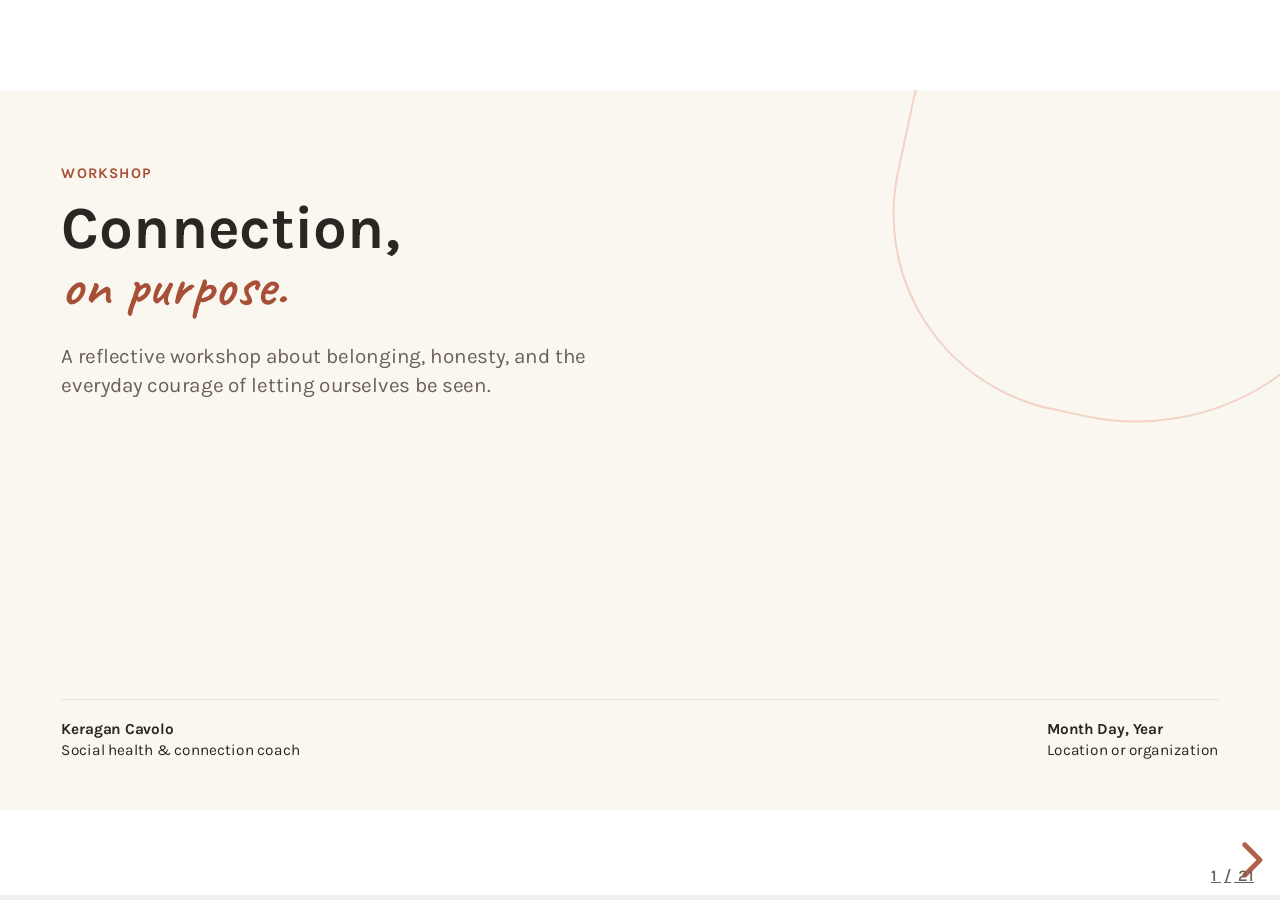
<file: slides/template/index.html>
<!doctype html>
<html lang="en">
<head>
  <meta charset="utf-8">
  <meta name="viewport" content="width=device-width, initial-scale=1">
  <title>Connect Better with Keragan | Workshop template</title>
  <link rel="icon" href="assets/favicon.svg" type="image/svg+xml">
  <link rel="preconnect" href="https://fonts.googleapis.com">
  <link rel="preconnect" href="https://fonts.gstatic.com" crossorigin>
  <link href="https://fonts.googleapis.com/css2?family=Caveat:wght@600&amp;family=Karla:wght@400;500;600;700&amp;display=swap" rel="stylesheet">
  <link rel="stylesheet" href="vendor/reveal/reveal.css">
  <link rel="stylesheet" href="styles.css">
</head>
<body>
  <div class="reveal">
    <div class="slides">

      <!--
      LAYOUT: Cover
      USE FOR: Opening a workshop and orienting the room.
      EDIT: Replace the title, subtitle, facilitator, role, date, and location.
      OPTIONAL: Remove either detail in the bottom row if it is not needed.
      -->
      <section class="slide slide--cover">
        <div class="organic-ring organic-ring--large" aria-hidden="true"></div>
        <p class="eyebrow">Workshop</p>
        <h1>Connection,<br><span class="script-accent">on purpose.</span></h1>
        <p class="cover-subtitle">A reflective workshop about belonging, honesty, and the everyday courage of letting ourselves be seen.</p>
        <div class="cover-details">
          <p><strong>Keragan Cavolo</strong><br>Social health &amp; connection coach</p>
          <p><strong>Month Day, Year</strong><br>Location or organization</p>
        </div>
        <aside class="notes">Welcome the room and name why this conversation matters here, today.</aside>
      </section>

      <!--
      LAYOUT: Minimal Statement
      USE FOR: Giving one idea room to land.
      EDIT: Replace the sentence only.
      OPTIONAL: Add class "accent-sage" to change the underline accent.
      -->
      <section class="slide slide--statement">
        <p class="statement">Connection is not something we find. It is something we <span class="soft-underline">practice.</span></p>
        <p class="footer-wordmark">Connect Better with Keragan</p>
      </section>

      <!--
      LAYOUT: Section Divider
      USE FOR: Beginning a new chapter of the workshop.
      EDIT: Replace the number, title, question, and purpose.
      OPTIONAL: Remove the purpose line for a quieter divider.
      -->
      <section class="slide slide--section accent-clay">
        <div class="section-number">01</div>
        <div class="section-copy">
          <p class="eyebrow">Notice</p>
          <h2>How we arrive</h2>
          <p class="section-question">What becomes possible when we stop performing connection?</p>
          <p class="muted">We’ll begin by noticing the patterns, hopes, and protections we bring into relationship.</p>
        </div>
      </section>

      <!--
      LAYOUT: Workshop Journey
      USE FOR: Previewing three to five workshop stages.
      EDIT: Duplicate or remove journey items and replace their text.
      OPTIONAL: Add class "is-current" to the stage the group is entering.
      -->
      <section class="slide slide--journey">
        <p class="eyebrow">Our time together</p>
        <h2>A gentle arc, not a checklist</h2>
        <div class="journey-path" aria-label="Workshop journey with four stages">
          <div class="journey-stop is-current"><span>1</span><strong>Arrive</strong><small>Notice what is here</small></div>
          <div class="journey-stop"><span>2</span><strong>Explore</strong><small>Name what matters</small></div>
          <div class="journey-stop"><span>3</span><strong>Practice</strong><small>Try another way</small></div>
          <div class="journey-stop"><span>4</span><strong>Carry</strong><small>Choose what comes with you</small></div>
        </div>
      </section>

      <!--
      LAYOUT: Big Question
      USE FOR: Introducing a central discussion or reflection prompt.
      EDIT: Replace the eyebrow label, question, and supporting line.
      OPTIONAL: Remove the supporting line if it is not needed.
      -->
      <section class="slide slide--big-question accent-sage">
        <p class="eyebrow">A question to sit with</p>
        <h2>Where in your life do you feel most <span class="soft-underline">like yourself?</span></h2>
        <p class="supporting-line">No need to make the answer impressive. Let it be honest.</p>
      </section>

      <!--
      LAYOUT: Solo Reflection Instructions
      USE FOR: Quiet individual writing or thinking.
      EDIT: Replace the label, duration, instructions, prompts, and reminder.
      OPTIONAL: Remove or duplicate reflection prompts.
      -->
      <section class="slide slide--activity">
        <div class="activity-heading">
          <p class="eyebrow">Solo reflection</p>
          <span class="duration-pill">6 minutes</span>
        </div>
        <h2>Listen for what feels alive</h2>
        <p class="activity-instructions">Write without editing yourself. Follow the prompt that creates the most energy, ease, or resistance.</p>
        <div class="prompt-list">
          <p class="reflection-prompt"><span class="prompt-number">1</span>When do I feel open and unguarded with other people?</p>
          <p class="reflection-prompt"><span class="prompt-number">2</span>What helps me feel safe enough to be known?</p>
          <p class="reflection-prompt"><span class="prompt-number">3</span>What am I ready to ask for more directly?</p>
        </div>
        <p class="reminder">Share only what feels right. Passing is always participation.</p>
      </section>

      <!--
      LAYOUT: Multi-Question Reflection
      USE FOR: Offering several related prompts without requiring every answer.
      EDIT: Replace the title and prompt text.
      OPTIONAL: Add or remove prompts; four to six works best.
      -->
      <section class="slide slide--multi-question">
        <div class="narrow-heading">
          <p class="eyebrow">Choose your doorway</p>
          <h2>What shapes the way you connect?</h2>
        </div>
        <div class="question-field">
          <p><span>01</span>What do you tend to make easy for others?</p>
          <p><span>02</span>What do you wish others understood without being told?</p>
          <p><span>03</span>Where do you feel yourself getting smaller?</p>
          <p><span>04</span>What kind of invitation helps you step forward?</p>
        </div>
      </section>

      <!--
      LAYOUT: Two-Column Comparison
      USE FOR: Holding two valid perspectives in view at once.
      EDIT: Replace both headings and their supporting points.
      OPTIONAL: Change the center label from "and" to "or" only when truly binary.
      -->
      <section class="slide slide--comparison">
        <p class="eyebrow">Two truths can travel together</p>
        <h2>Connection asks for both</h2>
        <div class="comparison-wrap">
          <div class="comparison-column">
            <h3>Being known</h3>
            <p>Letting your preferences, feelings, and edges become visible.</p>
            <p class="comparison-note">“Here is what is true for me.”</p>
          </div>
          <span class="comparison-bridge">and</span>
          <div class="comparison-column comparison-column--sage">
            <h3>Staying curious</h3>
            <p>Making room for another person’s reality to surprise you.</p>
            <p class="comparison-note">“Help me understand what is true for you.”</p>
          </div>
        </div>
      </section>

      <!--
      LAYOUT: Three-Part Framework
      USE FOR: Showing three related ideas as a connected whole.
      EDIT: Replace the three labels and descriptions.
      OPTIONAL: Add class "is-emphasized" to one framework part.
      -->
      <section class="slide slide--framework">
        <p class="eyebrow">A simple practice</p>
        <h2>Three movements toward connection</h2>
        <div class="framework-line" aria-label="Three-part framework">
          <div class="framework-part"><span>01</span><h3>Notice</h3><p>What is happening in me?</p></div>
          <div class="framework-part is-emphasized"><span>02</span><h3>Name</h3><p>What wants to be spoken?</p></div>
          <div class="framework-part"><span>03</span><h3>Invite</h3><p>What could we try together?</p></div>
        </div>
      </section>

      <!--
      LAYOUT: Step-by-Step Activity
      USE FOR: Guiding a group through three to five actions.
      EDIT: Replace the title, step labels, and descriptions.
      OPTIONAL: Remove the final reminder if the steps are self-contained.
      -->
      <section class="slide slide--steps">
        <p class="eyebrow">Practice</p>
        <h2>Turn noticing into a small experiment</h2>
        <ol class="numbered-steps">
          <li class="numbered-step"><span>1</span><div><strong>Choose</strong><p>Pick one relationship or situation to hold in mind.</p></div></li>
          <li class="numbered-step"><span>2</span><div><strong>Get specific</strong><p>Name one moment you would like to meet differently.</p></div></li>
          <li class="numbered-step"><span>3</span><div><strong>Try language</strong><p>Write a sentence that sounds like something you would actually say.</p></div></li>
          <li class="numbered-step"><span>4</span><div><strong>Make it doable</strong><p>Choose the smallest next action that still feels meaningful.</p></div></li>
        </ol>
        <p class="reminder">Aim for sincere, not perfect.</p>
      </section>

      <!--
      LAYOUT: Spectrum or Continuum
      USE FOR: Exploring a range without implying a right answer.
      EDIT: Replace the endpoint labels, marker labels, and reflection question.
      OPTIONAL: Move markers by editing each --position percentage inline.
      -->
      <section class="slide slide--spectrum">
        <p class="eyebrow">A continuum, not a verdict</p>
        <h2>How visible do you feel today?</h2>
        <div class="continuum">
          <div class="continuum-line" aria-hidden="true"></div>
          <div class="continuum-marker" style="--position: 28%"><span></span><strong>Protecting</strong></div>
          <div class="continuum-marker" style="--position: 67%"><span></span><strong>Reaching</strong></div>
          <div class="continuum-ends"><span>Keeping more inside</span><span>Letting more be seen</span></div>
        </div>
        <p class="supporting-line">What might help you move one honest inch?</p>
      </section>

      <!--
      LAYOUT: Research or Evidence
      USE FOR: Sharing a finding with context and appropriate humility.
      EDIT: Replace every bracketed placeholder with verified information.
      OPTIONAL: Add a link to the citation; keep the caveat visible.
      -->
      <section class="slide slide--research">
        <div class="research-main">
          <p class="eyebrow">Research lens</p>
          <h2>[A clear, accurately worded finding goes here.]</h2>
          <p class="plain-language">In everyday language: [Explain what this may mean without overstating the evidence.]</p>
        </div>
        <div class="research-aside">
          <p><strong>Source</strong><br><span class="citation">[Author or organization, year, publication]</span></p>
          <p><strong>Keep in mind</strong><br>[Name a relevant limitation, context, or unanswered question.]</p>
        </div>
      </section>

      <!--
      LAYOUT: Quote
      USE FOR: Letting another voice deepen or complicate the conversation.
      EDIT: Replace the quote, attribution, and optional source.
      OPTIONAL: Remove the source line when it duplicates the attribution.
      -->
      <section class="slide slide--quote accent-plum">
        <blockquote>
          <p>“[Place a concise, properly attributed quotation here.]”</p>
          <footer class="quote-attribution">[Person’s name] <span>[Optional work or source]</span></footer>
        </blockquote>
      </section>

      <!--
      LAYOUT: Paired-Practice Instructions
      USE FOR: A timed speaker-and-listener exchange.
      EDIT: Replace roles, timing, prompts, and confidentiality reminder.
      OPTIONAL: Swap roles for a second round by duplicating the slide.
      -->
      <section class="slide slide--pairs">
        <div class="activity-heading"><p class="eyebrow">Paired practice</p><span class="duration-pill">4 minutes each</span></div>
        <h2>Listen to understand, not to prepare</h2>
        <div class="pair-roles">
          <div><span class="role-label">Speaker</span><h3>Follow what feels true</h3><p>Share what you are noticing. You do not need to reach a conclusion.</p></div>
          <div><span class="role-label">Listener</span><h3>Offer spacious attention</h3><p>Stay curious. Reflect back what you heard before asking a question.</p></div>
        </div>
        <p class="reminder">What is shared in the pair stays in the pair. Lessons can travel; stories do not.</p>
      </section>

      <!--
      LAYOUT: Movement or Station Activity
      USE FOR: An exercise that asks participants to move around the room.
      EDIT: Replace the station labels and movement instructions.
      OPTIONAL: Add or remove stations; three to five works best.
      -->
      <section class="slide slide--movement">
        <p class="eyebrow">Move &amp; notice</p>
        <h2>Find the place in the room that fits best</h2>
        <div class="stations" aria-label="Four activity stations">
          <div><span>A</span><strong>Energized</strong></div>
          <div><span>B</span><strong>Curious</strong></div>
          <div><span>C</span><strong>Unsure</strong></div>
          <div><span>D</span><strong>Resistant</strong></div>
        </div>
        <div class="callout"><strong>Once you arrive:</strong> Notice who is near you. Share what drew you here, or simply listen.</div>
      </section>

      <!--
      LAYOUT: Guided Visualization
      USE FOR: A spacious sequence that remains projected while you speak.
      EDIT: Replace the three short cues.
      OPTIONAL: Use fragments on the cues to reveal them slowly.
      -->
      <section class="slide slide--visualization">
        <div class="quiet-path" aria-hidden="true"><i></i><i></i><i></i></div>
        <p class="eyebrow">A moment inward</p>
        <h2>Imagine a room where you do not have to earn your place.</h2>
        <div class="visualization-cues">
          <p>Notice how you enter.</p>
          <p>Notice what your body lets go of.</p>
          <p>Notice who you become when belonging is not in question.</p>
        </div>
        <aside class="notes">Slow down. Leave several breaths between each cue.</aside>
      </section>

      <!--
      LAYOUT: Closing Reflection
      USE FOR: Helping participants gather what they are taking with them.
      EDIT: Replace the sentence stems.
      OPTIONAL: Ask participants to choose one stem rather than complete all.
      -->
      <section class="slide slide--closing-reflection">
        <p class="eyebrow">Before we leave</p>
        <h2>Complete the sentence that wants you</h2>
        <div class="sentence-stems">
          <p>I am leaving with…</p>
          <p>I want to remember…</p>
          <p>One brave, ordinary thing I can do is…</p>
        </div>
      </section>

      <!--
      LAYOUT: Final Question
      USE FOR: Closing the room with one resonant question.
      EDIT: Replace the question.
      OPTIONAL: Remove the footer wordmark for complete stillness.
      -->
      <section class="slide slide--final-question accent-rust">
        <h2>What kind of connection are you ready to help create?</h2>
        <p class="footer-wordmark">Connect Better with Keragan</p>
      </section>

      <!--
      LAYOUT: Contact
      USE FOR: Keeping contact and optional next steps visible after the workshop.
      EDIT: Replace all contact details and calls to action.
      OPTIONAL: Replace the QR placeholder with an image and useful alt text.
      -->
      <section class="slide slide--contact">
        <div>
          <p class="eyebrow">Keep connecting</p>
          <h2>Keragan Cavolo</h2>
          <p class="contact-role">Social health &amp; connection coach</p>
          <p class="contact-link">keragancavolo.com</p>
          <div class="contact-options"><span>Discovery call</span><span>Newsletter</span></div>
          <p class="signature">Keragan</p>
        </div>
        <div class="qr-placeholder" role="img" aria-label="Placeholder for an optional QR code"><span>Optional<br>QR code</span></div>
      </section>

      <!--
      LAYOUT: Flexible Title and Content
      USE FOR: Material that does not fit another layout.
      EDIT: Replace the eyebrow, title, paragraphs, and callout.
      OPTIONAL: Remove the callout or add class "content--wide" to the section.
      -->
      <section class="slide slide--content">
        <div class="content-heading"><p class="eyebrow">A useful idea</p><h2>A title that says exactly what this slide is about</h2></div>
        <div class="content-body">
          <p>Use this layout for concise context, a short story, or a concept that needs a little more explanation.</p>
          <p>Keep paragraphs brief enough to read from the back of a room. When the material grows, make another slide.</p>
          <div class="callout"><strong>Hold onto this:</strong> A single clear idea is more generous than a crowded slide.</div>
        </div>
      </section>

      <!--
      LAYOUT: Optional Workshop Timer
      USE FOR: Keeping a reflection or paired practice on time.
      EDIT: Change data-minutes and the visible activity title. Keep them aligned.
      OPTIONAL: Delete this slide when the workshop does not need a timer.
      -->
      <section class="slide slide--timer" data-minutes="5">
        <p class="eyebrow">Solo reflection</p>
        <h2>Follow the question that has energy</h2>
        <div class="timer-display" role="timer" aria-live="polite" aria-label="Five minutes remaining">05:00</div>
        <div class="timer-controls" aria-label="Timer controls">
          <button type="button" data-timer-action="start">Start</button>
          <button type="button" data-timer-action="pause">Pause</button>
          <button type="button" data-timer-action="reset">Reset</button>
        </div>
        <p class="reminder">The reflection still works without the timer. Take the time you need.</p>
      </section>

    </div>
  </div>
  <script src="vendor/reveal/reveal.js"></script>
  <script src="vendor/reveal/plugin/notes/notes.js"></script>
  <script src="deck.js"></script>
</body>
</html>
</file>
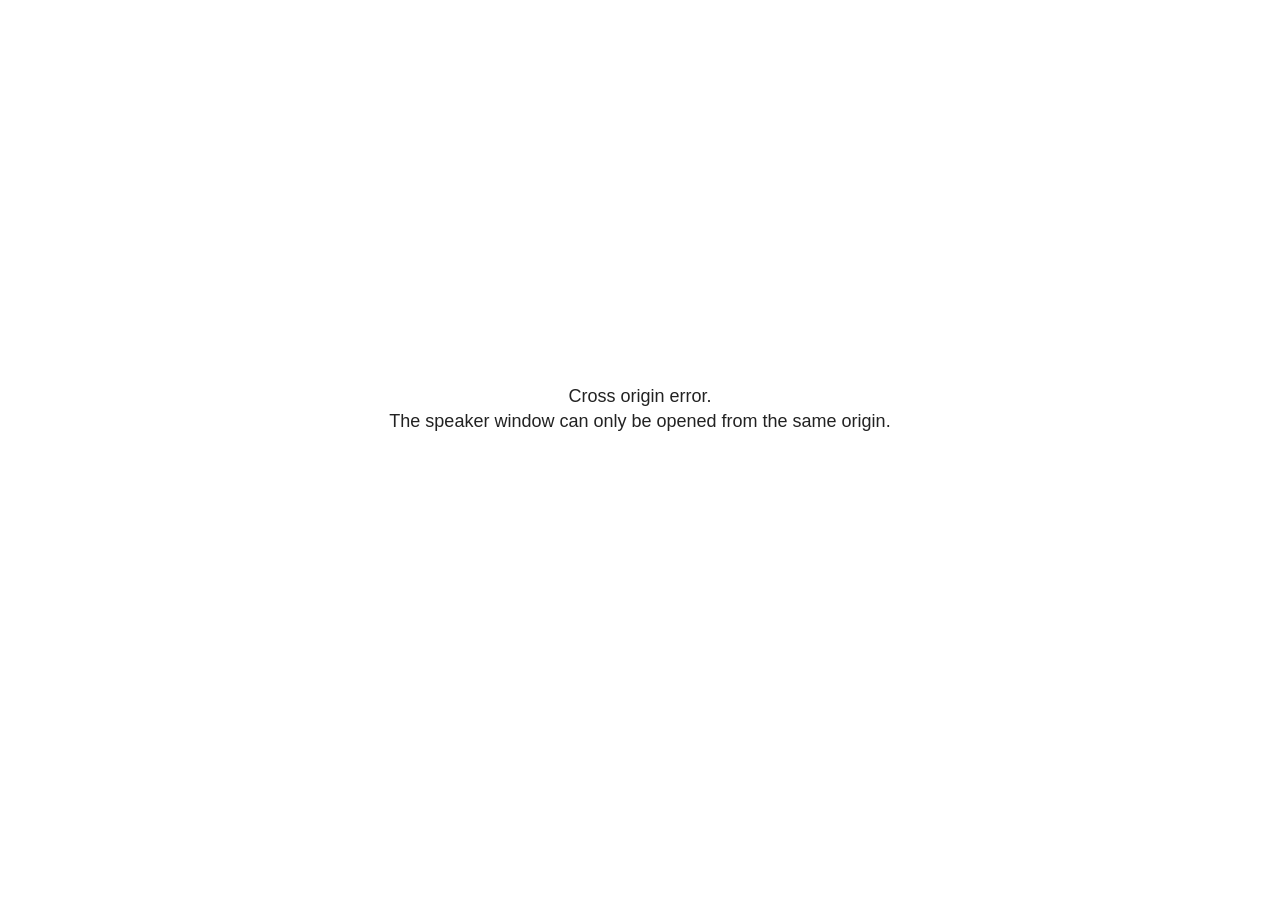
<file: slides/say-the-dang-thing/vendor/reveal/plugin/notes/speaker-view.html>
<!--
	NOTE: You need to build the notes plugin after making changes to this file.
-->
<html lang="en">
	<head>
		<meta charset="utf-8">

		<title>reveal.js - Speaker View</title>

		<style>
			body {
				font-family: Helvetica;
				font-size: 18px;
			}

			#current-slide,
			#upcoming-slide,
			#speaker-controls {
				padding: 6px;
				box-sizing: border-box;
				-moz-box-sizing: border-box;
			}

			#current-slide iframe,
			#upcoming-slide iframe {
				width: 100%;
				height: 100%;
				border: 1px solid #ddd;
			}

			#current-slide .label,
			#upcoming-slide .label {
				position: absolute;
				top: 10px;
				left: 10px;
				z-index: 2;
			}

			#connection-status {
				position: absolute;
				top: 0;
				left: 0;
				width: 100%;
				height: 100%;
				z-index: 20;
				padding: 30% 20% 20% 20%;
				font-size: 18px;
				color: #222;
				background: #fff;
				text-align: center;
				box-sizing: border-box;
				line-height: 1.4;
			}

			.overlay-element {
				height: 34px;
				line-height: 34px;
				padding: 0 10px;
				text-shadow: none;
				background: rgba( 220, 220, 220, 0.8 );
				color: #222;
				font-size: 14px;
			}

			.overlay-element.interactive:hover {
				background: rgba( 220, 220, 220, 1 );
			}

			#current-slide {
				position: absolute;
				width: 60%;
				height: 100%;
				top: 0;
				left: 0;
				padding-right: 0;
			}

			#upcoming-slide {
				position: absolute;
				width: 40%;
				height: 40%;
				right: 0;
				top: 0;
			}

			/* Speaker controls */
			#speaker-controls {
				position: absolute;
				top: 40%;
				right: 0;
				width: 40%;
				height: 60%;
				overflow: auto;
				font-size: 18px;
			}

				.speaker-controls-time.hidden,
				.speaker-controls-notes.hidden {
					display: none;
				}

				.speaker-controls-time .label,
				.speaker-controls-pace .label,
				.speaker-controls-notes .label {
					text-transform: uppercase;
					font-weight: normal;
					font-size: 0.66em;
					color: #666;
					margin: 0;
				}

				.speaker-controls-time, .speaker-controls-pace {
					border-bottom: 1px solid rgba( 200, 200, 200, 0.5 );
					margin-bottom: 10px;
					padding: 10px 16px;
					padding-bottom: 20px;
					cursor: pointer;
				}

				.speaker-controls-time .reset-button {
					opacity: 0;
					float: right;
					color: #666;
					text-decoration: none;
				}
				.speaker-controls-time:hover .reset-button {
					opacity: 1;
				}

				.speaker-controls-time .timer,
				.speaker-controls-time .clock {
					width: 50%;
				}

				.speaker-controls-time .timer,
				.speaker-controls-time .clock,
				.speaker-controls-time .pacing .hours-value,
				.speaker-controls-time .pacing .minutes-value,
				.speaker-controls-time .pacing .seconds-value {
					font-size: 1.9em;
				}

				.speaker-controls-time .timer {
					float: left;
				}

				.speaker-controls-time .clock {
					float: right;
					text-align: right;
				}

				.speaker-controls-time span.mute {
					opacity: 0.3;
				}

				.speaker-controls-time .pacing-title {
					margin-top: 5px;
				}

				.speaker-controls-time .pacing.ahead {
					color: blue;
				}

				.speaker-controls-time .pacing.on-track {
					color: green;
				}

				.speaker-controls-time .pacing.behind {
					color: red;
				}

				.speaker-controls-notes {
					padding: 10px 16px;
				}

				.speaker-controls-notes .value {
					margin-top: 5px;
					line-height: 1.4;
					font-size: 1.2em;
				}

			/* Layout selector */
			#speaker-layout {
				position: absolute;
				top: 10px;
				right: 10px;
				color: #222;
				z-index: 10;
			}
				#speaker-layout select {
					position: absolute;
					width: 100%;
					height: 100%;
					top: 0;
					left: 0;
					border: 0;
					box-shadow: 0;
					cursor: pointer;
					opacity: 0;

					font-size: 1em;
					background-color: transparent;

					-moz-appearance: none;
					-webkit-appearance: none;
					-webkit-tap-highlight-color: rgba(0, 0, 0, 0);
				}

				#speaker-layout select:focus {
					outline: none;
					box-shadow: none;
				}

			.clear {
				clear: both;
			}

			/* Speaker layout: Wide */
			body[data-speaker-layout="wide"] #current-slide,
			body[data-speaker-layout="wide"] #upcoming-slide {
				width: 50%;
				height: 45%;
				padding: 6px;
			}

			body[data-speaker-layout="wide"] #current-slide {
				top: 0;
				left: 0;
			}

			body[data-speaker-layout="wide"] #upcoming-slide {
				top: 0;
				left: 50%;
			}

			body[data-speaker-layout="wide"] #speaker-controls {
				top: 45%;
				left: 0;
				width: 100%;
				height: 50%;
				font-size: 1.25em;
			}

			/* Speaker layout: Tall */
			body[data-speaker-layout="tall"] #current-slide,
			body[data-speaker-layout="tall"] #upcoming-slide {
				width: 45%;
				height: 50%;
				padding: 6px;
			}

			body[data-speaker-layout="tall"] #current-slide {
				top: 0;
				left: 0;
			}

			body[data-speaker-layout="tall"] #upcoming-slide {
				top: 50%;
				left: 0;
			}

			body[data-speaker-layout="tall"] #speaker-controls {
				padding-top: 40px;
				top: 0;
				left: 45%;
				width: 55%;
				height: 100%;
				font-size: 1.25em;
			}

			/* Speaker layout: Notes only */
			body[data-speaker-layout="notes-only"] #current-slide,
			body[data-speaker-layout="notes-only"] #upcoming-slide {
				display: none;
			}

			body[data-speaker-layout="notes-only"] #speaker-controls {
				padding-top: 40px;
				top: 0;
				left: 0;
				width: 100%;
				height: 100%;
				font-size: 1.25em;
			}

			@media screen and (max-width: 1080px) {
				body[data-speaker-layout="default"] #speaker-controls {
					font-size: 16px;
				}
			}

			@media screen and (max-width: 900px) {
				body[data-speaker-layout="default"] #speaker-controls {
					font-size: 14px;
				}
			}

			@media screen and (max-width: 800px) {
				body[data-speaker-layout="default"] #speaker-controls {
					font-size: 12px;
				}
			}

		</style>
	</head>

	<body>

		<div id="connection-status">Loading speaker view...</div>

		<div id="current-slide"></div>
		<div id="upcoming-slide"><span class="overlay-element label">Upcoming</span></div>
		<div id="speaker-controls">
			<div class="speaker-controls-time">
				<h4 class="label">Time <span class="reset-button">Click to Reset</span></h4>
				<div class="clock">
					<span class="clock-value">0:00 AM</span>
				</div>
				<div class="timer">
					<span class="hours-value">00</span><span class="minutes-value">:00</span><span class="seconds-value">:00</span>
				</div>
				<div class="clear"></div>

				<h4 class="label pacing-title" style="display: none">Pacing – Time to finish current slide</h4>
				<div class="pacing" style="display: none">
					<span class="hours-value">00</span><span class="minutes-value">:00</span><span class="seconds-value">:00</span>
				</div>
			</div>

			<div class="speaker-controls-notes hidden">
				<h4 class="label">Notes</h4>
				<div class="value"></div>
			</div>
		</div>
		<div id="speaker-layout" class="overlay-element interactive">
			<span class="speaker-layout-label"></span>
			<select class="speaker-layout-dropdown"></select>
		</div>

		<script>

			(function() {

				var notes,
					notesValue,
					currentState,
					currentSlide,
					upcomingSlide,
					layoutLabel,
					layoutDropdown,
					pendingCalls = {},
					lastRevealApiCallId = 0,
					connected = false

				var connectionStatus = document.querySelector( '#connection-status' );

				var SPEAKER_LAYOUTS = {
					'default': 'Default',
					'wide': 'Wide',
					'tall': 'Tall',
					'notes-only': 'Notes only'
				};

				setupLayout();

				let openerOrigin;

				try {
					openerOrigin = window.opener.location.origin;
				}
				catch ( error ) { console.warn( error ) }

				// In order to prevent XSS, the speaker view will only run if its
				// opener has the same origin as itself
				if( window.location.origin !== openerOrigin ) {
					connectionStatus.innerHTML = 'Cross origin error.<br>The speaker window can only be opened from the same origin.';
					return;
				}

				var connectionTimeout = setTimeout( function() {
					connectionStatus.innerHTML = 'Error connecting to main window.<br>Please try closing and reopening the speaker view.';
				}, 5000 );

				window.addEventListener( 'message', function( event ) {

					// Validate the origin of all messages to avoid parsing messages
					// that aren't meant for us. Ignore when running off file:// so
					// that the speaker view continues to work without a web server.
					if( window.location.origin !== event.origin && window.location.origin !== 'file://' ) {
						return
					}

					clearTimeout( connectionTimeout );
					connectionStatus.style.display = 'none';

					var data = JSON.parse( event.data );

					// The overview mode is only useful to the reveal.js instance
					// where navigation occurs so we don't sync it
					if( data.state ) delete data.state.overview;

					// Messages sent by the notes plugin inside of the main window
					if( data && data.namespace === 'reveal-notes' ) {
						if( data.type === 'connect' ) {
							handleConnectMessage( data );
						}
						else if( data.type === 'state' ) {
							handleStateMessage( data );
						}
						else if( data.type === 'return' ) {
							pendingCalls[data.callId](data.result);
							delete pendingCalls[data.callId];
						}
					}
					// Messages sent by the reveal.js inside of the current slide preview
					else if( data && data.namespace === 'reveal' ) {
						const supportedEvents = [
							'slidechanged',
							'fragmentshown',
							'fragmenthidden',
							'paused',
							'resumed',
							'previewiframe',
							'previewimage',
							'previewvideo',
							'closeoverlay'
						];

						if( /ready/.test( data.eventName ) ) {
							// Send a message back to notify that the handshake is complete
							window.opener.postMessage( JSON.stringify({ namespace: 'reveal-notes', type: 'connected'} ), '*' );
						}
						else if( supportedEvents.includes( data.eventName ) && currentState !== JSON.stringify( data.state ) ) {
							dispatchStateToMainWindow( data.state );
						}
					}

				} );

				/**
				 * Updates the presentation in the main window to match the state
				 * of the presentation in the notes window.
				 */
				const dispatchStateToMainWindow = debounce(( state ) => {
					window.opener.postMessage( JSON.stringify({ method: 'setState', args: [ state ]} ), '*' );
				}, 500);

				/**
				 * Asynchronously calls the Reveal.js API of the main frame.
				 */
				function callRevealApi( methodName, methodArguments, callback ) {

					var callId = ++lastRevealApiCallId;
					pendingCalls[callId] = callback;
					window.opener.postMessage( JSON.stringify( {
						namespace: 'reveal-notes',
						type: 'call',
						callId: callId,
						methodName: methodName,
						arguments: methodArguments
					} ), '*' );

				}

				/**
				 * Called when the main window is trying to establish a
				 * connection.
				 */
				function handleConnectMessage( data ) {

					if( connected === false ) {
						connected = true;

						setupIframes( data );
						setupKeyboard();
						setupNotes();
						setupTimer();
						setupHeartbeat();
					}

				}

				/**
				 * Called when the main window sends an updated state.
				 */
				function handleStateMessage( data ) {

					// Store the most recently set state to avoid circular loops
					// applying the same state
					currentState = JSON.stringify( data.state );

					// No need for updating the notes in case of fragment changes
					if ( data.notes ) {
						notes.classList.remove( 'hidden' );
						notesValue.style.whiteSpace = data.whitespace;
						if( data.markdown ) {
							notesValue.innerHTML = marked( data.notes );
						}
						else {
							notesValue.innerHTML = data.notes;
						}
					}
					else {
						notes.classList.add( 'hidden' );
					}

					// Don't show lightboxes in the upcoming slide
					const { previewVideo, previewImage, previewIframe, ...upcomingState } = data.state;

					// Update the note slides
					currentSlide.contentWindow.postMessage( JSON.stringify({ method: 'setState', args: [ data.state ] }), '*' );
					upcomingSlide.contentWindow.postMessage( JSON.stringify({ method: 'setState', args: [ upcomingState ] }), '*' );
					upcomingSlide.contentWindow.postMessage( JSON.stringify({ method: 'next' }), '*' );

				}

				// Limit to max one state update per X ms
				handleStateMessage = debounce( handleStateMessage, 200 );

				/**
				 * Forward keyboard events to the current slide window.
				 * This enables keyboard events to work even if focus
				 * isn't set on the current slide iframe.
				 *
				 * Block F5 default handling, it reloads and disconnects
				 * the speaker notes window.
				 */
				function setupKeyboard() {

					document.addEventListener( 'keydown', function( event ) {
						if( event.keyCode === 116 || ( event.metaKey && event.keyCode === 82 ) ) {
							event.preventDefault();
							return false;
						}
						currentSlide.contentWindow.postMessage( JSON.stringify({ method: 'triggerKey', args: [ event.keyCode ] }), '*' );
					} );

				}

				/**
				 * Creates the preview iframes.
				 */
				function setupIframes( data ) {

					var params = [
						'receiver',
						'progress=false',
						'history=false',
						'transition=none',
						'autoSlide=0',
						'backgroundTransition=none'
					].join( '&' );

					var urlSeparator = /\?/.test(data.url) ? '&' : '?';
					var hash = '#/' + data.state.indexh + '/' + data.state.indexv;
					var currentURL = data.url + urlSeparator + params + '&scrollActivationWidth=false&postMessageEvents=true' + hash;
					var upcomingURL = data.url + urlSeparator + params + '&scrollActivationWidth=false&controls=false' + hash;

					currentSlide = document.createElement( 'iframe' );
					currentSlide.setAttribute( 'width', 1280 );
					currentSlide.setAttribute( 'height', 1024 );
					currentSlide.setAttribute( 'src', currentURL );
					document.querySelector( '#current-slide' ).appendChild( currentSlide );

					upcomingSlide = document.createElement( 'iframe' );
					upcomingSlide.setAttribute( 'width', 640 );
					upcomingSlide.setAttribute( 'height', 512 );
					upcomingSlide.setAttribute( 'src', upcomingURL );
					document.querySelector( '#upcoming-slide' ).appendChild( upcomingSlide );

				}

				/**
				 * Setup the notes UI.
				 */
				function setupNotes() {

					notes = document.querySelector( '.speaker-controls-notes' );
					notesValue = document.querySelector( '.speaker-controls-notes .value' );

				}

				/**
				 * We send out a heartbeat at all times to ensure we can
				 * reconnect with the main presentation window after reloads.
				 */
				function setupHeartbeat() {

					setInterval( () => {
						window.opener.postMessage( JSON.stringify({ namespace: 'reveal-notes', type: 'heartbeat'} ), '*' );
					}, 1000 );

				}

				function getTimings( callback ) {

					callRevealApi( 'getSlidesAttributes', [], function ( slideAttributes ) {
						callRevealApi( 'getConfig', [], function ( config ) {
							var totalTime = config.totalTime;
							var minTimePerSlide = config.minimumTimePerSlide || 0;
							var defaultTiming = config.defaultTiming;
							if ((defaultTiming == null) && (totalTime == null)) {
								callback(null);
								return;
							}
							// Setting totalTime overrides defaultTiming
							if (totalTime) {
								defaultTiming = 0;
							}
							var timings = [];
							for ( var i in slideAttributes ) {
								var slide = slideAttributes[ i ];
								var timing = defaultTiming;
								if( slide.hasOwnProperty( 'data-timing' )) {
									var t = slide[ 'data-timing' ];
									timing = parseInt(t);
									if( isNaN(timing) ) {
										console.warn("Could not parse timing '" + t + "' of slide " + i + "; using default of " + defaultTiming);
										timing = defaultTiming;
									}
								}
								timings.push(timing);
							}
							if ( totalTime ) {
								// After we've allocated time to individual slides, we summarize it and
								// subtract it from the total time
								var remainingTime = totalTime - timings.reduce( function(a, b) { return a + b; }, 0 );
								// The remaining time is divided by the number of slides that have 0 seconds
								// allocated at the moment, giving the average time-per-slide on the remaining slides
								var remainingSlides = (timings.filter( function(x) { return x == 0 }) ).length
								var timePerSlide = Math.round( remainingTime / remainingSlides, 0 )
								// And now we replace every zero-value timing with that average
								timings = timings.map( function(x) { return (x==0 ? timePerSlide : x) } );
							}
							var slidesUnderMinimum = timings.filter( function(x) { return (x < minTimePerSlide) } ).length
							if ( slidesUnderMinimum ) {
								message = "The pacing time for " + slidesUnderMinimum + " slide(s) is under the configured minimum of " + minTimePerSlide + " seconds. Check the data-timing attribute on individual slides, or consider increasing the totalTime or minimumTimePerSlide configuration options (or removing some slides).";
								alert(message);
							}
							callback( timings );
						} );
					} );

				}

				/**
				 * Return the number of seconds allocated for presenting
				 * all slides up to and including this one.
				 */
				function getTimeAllocated( timings, callback ) {

					callRevealApi( 'getSlidePastCount', [], function ( currentSlide ) {
						var allocated = 0;
						for (var i in timings.slice(0, currentSlide + 1)) {
							allocated += timings[i];
						}
						callback( allocated );
					} );

				}

				/**
				 * Create the timer and clock and start updating them
				 * at an interval.
				 */
				function setupTimer() {

					var start = new Date(),
					timeEl = document.querySelector( '.speaker-controls-time' ),
					clockEl = timeEl.querySelector( '.clock-value' ),
					hoursEl = timeEl.querySelector( '.hours-value' ),
					minutesEl = timeEl.querySelector( '.minutes-value' ),
					secondsEl = timeEl.querySelector( '.seconds-value' ),
					pacingTitleEl = timeEl.querySelector( '.pacing-title' ),
					pacingEl = timeEl.querySelector( '.pacing' ),
					pacingHoursEl = pacingEl.querySelector( '.hours-value' ),
					pacingMinutesEl = pacingEl.querySelector( '.minutes-value' ),
					pacingSecondsEl = pacingEl.querySelector( '.seconds-value' );

					var timings = null;
					getTimings( function ( _timings ) {

						timings = _timings;
						if (_timings !== null) {
							pacingTitleEl.style.removeProperty('display');
							pacingEl.style.removeProperty('display');
						}

						// Update once directly
						_updateTimer();

						// Then update every second
						setInterval( _updateTimer, 1000 );

					} );


					function _resetTimer() {

						if (timings == null) {
							start = new Date();
							_updateTimer();
						}
						else {
							// Reset timer to beginning of current slide
							getTimeAllocated( timings, function ( slideEndTimingSeconds ) {
								var slideEndTiming = slideEndTimingSeconds * 1000;
								callRevealApi( 'getSlidePastCount', [], function ( currentSlide ) {
									var currentSlideTiming = timings[currentSlide] * 1000;
									var previousSlidesTiming = slideEndTiming - currentSlideTiming;
									var now = new Date();
									start = new Date(now.getTime() - previousSlidesTiming);
									_updateTimer();
								} );
							} );
						}

					}

					timeEl.addEventListener( 'click', function() {
						_resetTimer();
						return false;
					} );

					function _displayTime( hrEl, minEl, secEl, time) {

						var sign = Math.sign(time) == -1 ? "-" : "";
						time = Math.abs(Math.round(time / 1000));
						var seconds = time % 60;
						var minutes = Math.floor( time / 60 ) % 60 ;
						var hours = Math.floor( time / ( 60 * 60 )) ;
						hrEl.innerHTML = sign + zeroPadInteger( hours );
						if (hours == 0) {
							hrEl.classList.add( 'mute' );
						}
						else {
							hrEl.classList.remove( 'mute' );
						}
						minEl.innerHTML = ':' + zeroPadInteger( minutes );
						if (hours == 0 && minutes == 0) {
							minEl.classList.add( 'mute' );
						}
						else {
							minEl.classList.remove( 'mute' );
						}
						secEl.innerHTML = ':' + zeroPadInteger( seconds );
					}

					function _updateTimer() {

						var diff, hours, minutes, seconds,
						now = new Date();

						diff = now.getTime() - start.getTime();

						clockEl.innerHTML = now.toLocaleTimeString( 'en-US', { hour12: true, hour: '2-digit', minute:'2-digit' } );
						_displayTime( hoursEl, minutesEl, secondsEl, diff );
						if (timings !== null) {
							_updatePacing(diff);
						}

					}

					function _updatePacing(diff) {

						getTimeAllocated( timings, function ( slideEndTimingSeconds ) {
							var slideEndTiming = slideEndTimingSeconds * 1000;

							callRevealApi( 'getSlidePastCount', [], function ( currentSlide ) {
								var currentSlideTiming = timings[currentSlide] * 1000;
								var timeLeftCurrentSlide = slideEndTiming - diff;
								if (timeLeftCurrentSlide < 0) {
									pacingEl.className = 'pacing behind';
								}
								else if (timeLeftCurrentSlide < currentSlideTiming) {
									pacingEl.className = 'pacing on-track';
								}
								else {
									pacingEl.className = 'pacing ahead';
								}
								_displayTime( pacingHoursEl, pacingMinutesEl, pacingSecondsEl, timeLeftCurrentSlide );
							} );
						} );
					}

				}

				/**
				 * Sets up the speaker view layout and layout selector.
				 */
				function setupLayout() {

					layoutDropdown = document.querySelector( '.speaker-layout-dropdown' );
					layoutLabel = document.querySelector( '.speaker-layout-label' );

					// Render the list of available layouts
					for( var id in SPEAKER_LAYOUTS ) {
						var option = document.createElement( 'option' );
						option.setAttribute( 'value', id );
						option.textContent = SPEAKER_LAYOUTS[ id ];
						layoutDropdown.appendChild( option );
					}

					// Monitor the dropdown for changes
					layoutDropdown.addEventListener( 'change', function( event ) {

						setLayout( layoutDropdown.value );

					}, false );

					// Restore any currently persisted layout
					setLayout( getLayout() );

				}

				/**
				 * Sets a new speaker view layout. The layout is persisted
				 * in local storage.
				 */
				function setLayout( value ) {

					var title = SPEAKER_LAYOUTS[ value ];

					layoutLabel.innerHTML = 'Layout' + ( title ? ( ': ' + title ) : '' );
					layoutDropdown.value = value;

					document.body.setAttribute( 'data-speaker-layout', value );

					// Persist locally
					if( supportsLocalStorage() ) {
						window.localStorage.setItem( 'reveal-speaker-layout', value );
					}

				}

				/**
				 * Returns the ID of the most recently set speaker layout
				 * or our default layout if none has been set.
				 */
				function getLayout() {

					if( supportsLocalStorage() ) {
						var layout = window.localStorage.getItem( 'reveal-speaker-layout' );
						if( layout ) {
							return layout;
						}
					}

					// Default to the first record in the layouts hash
					for( var id in SPEAKER_LAYOUTS ) {
						return id;
					}

				}

				function supportsLocalStorage() {

					try {
						localStorage.setItem('test', 'test');
						localStorage.removeItem('test');
						return true;
					}
					catch( e ) {
						return false;
					}

				}

				function zeroPadInteger( num ) {

					var str = '00' + parseInt( num );
					return str.substring( str.length - 2 );

				}

				/**
				 * Limits the frequency at which a function can be called.
				 */
				function debounce( fn, ms ) {

					var lastTime = 0,
						timeout;

					return function() {

						var args = arguments;
						var context = this;

						clearTimeout( timeout );

						var timeSinceLastCall = Date.now() - lastTime;
						if( timeSinceLastCall > ms ) {
							fn.apply( context, args );
							lastTime = Date.now();
						}
						else {
							timeout = setTimeout( function() {
								fn.apply( context, args );
								lastTime = Date.now();
							}, ms - timeSinceLastCall );
						}

					}

				}

			})();

		</script>
	</body>
</html>
</file>
<file: slides/say-the-dang-thing/vendor/reveal/reveal.css>
/**
 * reveal.js 5.2.0
 * https://revealjs.com
 * MIT licensed
 *
 * Copyright (C) 2011-2024 Hakim El Hattab, https://hakim.se
 */

.reveal .r-stretch,.reveal .stretch{max-width:none;max-height:none}.reveal pre.r-stretch code,.reveal pre.stretch code{height:100%;max-height:100%;box-sizing:border-box}.reveal .r-fit-text{display:inline-block;white-space:nowrap}.reveal .r-stack{display:grid;grid-template-rows:100%}.reveal .r-stack>*{grid-area:1/1;margin:auto}.reveal .r-hstack,.reveal .r-vstack{display:flex}.reveal .r-hstack img,.reveal .r-hstack video,.reveal .r-vstack img,.reveal .r-vstack video{min-width:0;min-height:0;object-fit:contain}.reveal .r-vstack{flex-direction:column;align-items:center;justify-content:center}.reveal .r-hstack{flex-direction:row;align-items:center;justify-content:center}.reveal .items-stretch{align-items:stretch}.reveal .items-start{align-items:flex-start}.reveal .items-center{align-items:center}.reveal .items-end{align-items:flex-end}.reveal .justify-between{justify-content:space-between}.reveal .justify-around{justify-content:space-around}.reveal .justify-start{justify-content:flex-start}.reveal .justify-center{justify-content:center}.reveal .justify-end{justify-content:flex-end}html.reveal-full-page{width:100%;height:100%;height:100vh;height:calc(var(--vh,1vh) * 100);height:100dvh;overflow:hidden}.reveal-viewport{height:100%;overflow:hidden;position:relative;line-height:1;margin:0;background-color:#fff;color:#000;--r-controls-spacing:12px;--r-overlay-header-height:40px;--r-overlay-margin:0px;--r-overlay-padding:6px;--r-overlay-gap:5px}@media screen and (max-width:1024px),(max-height:768px){.reveal-viewport{--r-overlay-header-height:26px}}.reveal-viewport:fullscreen{top:0!important;left:0!important;width:100%!important;height:100%!important;transform:none!important}.reveal .fragment{transition:all .2s ease}.reveal .fragment:not(.custom){opacity:0;visibility:hidden;will-change:opacity}.reveal .fragment.visible{opacity:1;visibility:inherit}.reveal .fragment.disabled{transition:none}.reveal .fragment.grow{opacity:1;visibility:inherit}.reveal .fragment.grow.visible{transform:scale(1.3)}.reveal .fragment.shrink{opacity:1;visibility:inherit}.reveal .fragment.shrink.visible{transform:scale(.7)}.reveal .fragment.zoom-in{transform:scale(.1)}.reveal .fragment.zoom-in.visible{transform:none}.reveal .fragment.fade-out{opacity:1;visibility:inherit}.reveal .fragment.fade-out.visible{opacity:0;visibility:hidden}.reveal .fragment.semi-fade-out{opacity:1;visibility:inherit}.reveal .fragment.semi-fade-out.visible{opacity:.5;visibility:inherit}.reveal .fragment.strike{opacity:1;visibility:inherit}.reveal .fragment.strike.visible{text-decoration:line-through}.reveal .fragment.fade-up{transform:translate(0,40px)}.reveal .fragment.fade-up.visible{transform:translate(0,0)}.reveal .fragment.fade-down{transform:translate(0,-40px)}.reveal .fragment.fade-down.visible{transform:translate(0,0)}.reveal .fragment.fade-right{transform:translate(-40px,0)}.reveal .fragment.fade-right.visible{transform:translate(0,0)}.reveal .fragment.fade-left{transform:translate(40px,0)}.reveal .fragment.fade-left.visible{transform:translate(0,0)}.reveal .fragment.current-visible,.reveal .fragment.fade-in-then-out{opacity:0;visibility:hidden}.reveal .fragment.current-visible.current-fragment,.reveal .fragment.fade-in-then-out.current-fragment{opacity:1;visibility:inherit}.reveal .fragment.fade-in-then-semi-out{opacity:0;visibility:hidden}.reveal .fragment.fade-in-then-semi-out.visible{opacity:.5;visibility:inherit}.reveal .fragment.fade-in-then-semi-out.current-fragment{opacity:1;visibility:inherit}.reveal .fragment.highlight-blue,.reveal .fragment.highlight-current-blue,.reveal .fragment.highlight-current-green,.reveal .fragment.highlight-current-red,.reveal .fragment.highlight-green,.reveal .fragment.highlight-red{opacity:1;visibility:inherit}.reveal .fragment.highlight-red.visible{color:#ff2c2d}.reveal .fragment.highlight-green.visible{color:#17ff2e}.reveal .fragment.highlight-blue.visible{color:#1b91ff}.reveal .fragment.highlight-current-red.current-fragment{color:#ff2c2d}.reveal .fragment.highlight-current-green.current-fragment{color:#17ff2e}.reveal .fragment.highlight-current-blue.current-fragment{color:#1b91ff}.reveal:after{content:"";font-style:italic}.reveal iframe{z-index:1}.reveal a{position:relative}@keyframes bounce-right{0%,10%,25%,40%,50%{transform:translateX(0)}20%{transform:translateX(10px)}30%{transform:translateX(-5px)}}@keyframes bounce-left{0%,10%,25%,40%,50%{transform:translateX(0)}20%{transform:translateX(-10px)}30%{transform:translateX(5px)}}@keyframes bounce-down{0%,10%,25%,40%,50%{transform:translateY(0)}20%{transform:translateY(10px)}30%{transform:translateY(-5px)}}.reveal .controls{display:none;position:absolute;top:auto;bottom:var(--r-controls-spacing);right:var(--r-controls-spacing);left:auto;z-index:11;color:#000;pointer-events:none;font-size:10px}.reveal .controls button{position:absolute;padding:0;background-color:transparent;border:0;outline:0;cursor:pointer;color:currentColor;transform:scale(.9999);transition:color .2s ease,opacity .2s ease,transform .2s ease;z-index:2;pointer-events:auto;font-size:inherit;visibility:hidden;opacity:0;-webkit-appearance:none;-webkit-tap-highlight-color:transparent}.reveal .controls .controls-arrow:after,.reveal .controls .controls-arrow:before{content:"";position:absolute;top:0;left:0;width:2.6em;height:.5em;border-radius:.25em;background-color:currentColor;transition:all .15s ease,background-color .8s ease;transform-origin:.2em 50%;will-change:transform}.reveal .controls .controls-arrow{position:relative;width:3.6em;height:3.6em}.reveal .controls .controls-arrow:before{transform:translateX(.5em) translateY(1.55em) rotate(45deg)}.reveal .controls .controls-arrow:after{transform:translateX(.5em) translateY(1.55em) rotate(-45deg)}.reveal .controls .controls-arrow:hover:before{transform:translateX(.5em) translateY(1.55em) rotate(40deg)}.reveal .controls .controls-arrow:hover:after{transform:translateX(.5em) translateY(1.55em) rotate(-40deg)}.reveal .controls .controls-arrow:active:before{transform:translateX(.5em) translateY(1.55em) rotate(36deg)}.reveal .controls .controls-arrow:active:after{transform:translateX(.5em) translateY(1.55em) rotate(-36deg)}.reveal .controls .navigate-left{right:6.4em;bottom:3.2em;transform:translateX(-10px)}.reveal .controls .navigate-left.highlight{animation:bounce-left 2s 50 both ease-out}.reveal .controls .navigate-right{right:0;bottom:3.2em;transform:translateX(10px)}.reveal .controls .navigate-right .controls-arrow{transform:rotate(180deg)}.reveal .controls .navigate-right.highlight{animation:bounce-right 2s 50 both ease-out}.reveal .controls .navigate-up{right:3.2em;bottom:6.4em;transform:translateY(-10px)}.reveal .controls .navigate-up .controls-arrow{transform:rotate(90deg)}.reveal .controls .navigate-down{right:3.2em;bottom:-1.4em;padding-bottom:1.4em;transform:translateY(10px)}.reveal .controls .navigate-down .controls-arrow{transform:rotate(-90deg)}.reveal .controls .navigate-down.highlight{animation:bounce-down 2s 50 both ease-out}.reveal .controls[data-controls-back-arrows=faded] .navigate-up.enabled{opacity:.3}.reveal .controls[data-controls-back-arrows=faded] .navigate-up.enabled:hover{opacity:1}.reveal .controls[data-controls-back-arrows=hidden] .navigate-up.enabled{opacity:0;visibility:hidden}.reveal .controls .enabled{visibility:visible;opacity:.9;cursor:pointer;transform:none}.reveal .controls .enabled.fragmented{opacity:.5}.reveal .controls .enabled.fragmented:hover,.reveal .controls .enabled:hover{opacity:1}.reveal:not(.rtl) .controls[data-controls-back-arrows=faded] .navigate-left.enabled{opacity:.3}.reveal:not(.rtl) .controls[data-controls-back-arrows=faded] .navigate-left.enabled:hover{opacity:1}.reveal:not(.rtl) .controls[data-controls-back-arrows=hidden] .navigate-left.enabled{opacity:0;visibility:hidden}.reveal.rtl .controls[data-controls-back-arrows=faded] .navigate-right.enabled{opacity:.3}.reveal.rtl .controls[data-controls-back-arrows=faded] .navigate-right.enabled:hover{opacity:1}.reveal.rtl .controls[data-controls-back-arrows=hidden] .navigate-right.enabled{opacity:0;visibility:hidden}.reveal[data-navigation-mode=linear].has-horizontal-slides .navigate-down,.reveal[data-navigation-mode=linear].has-horizontal-slides .navigate-up{display:none}.reveal:not(.has-vertical-slides) .controls .navigate-left,.reveal[data-navigation-mode=linear].has-horizontal-slides .navigate-left{bottom:1.4em;right:5.5em}.reveal:not(.has-vertical-slides) .controls .navigate-right,.reveal[data-navigation-mode=linear].has-horizontal-slides .navigate-right{bottom:1.4em;right:.5em}.reveal:not(.has-horizontal-slides) .controls .navigate-up{right:1.4em;bottom:5em}.reveal:not(.has-horizontal-slides) .controls .navigate-down{right:1.4em;bottom:.5em}.reveal.has-dark-background .controls{color:#fff}.reveal.has-light-background .controls{color:#000}.reveal.no-hover .controls .controls-arrow:active:before,.reveal.no-hover .controls .controls-arrow:hover:before{transform:translateX(.5em) translateY(1.55em) rotate(45deg)}.reveal.no-hover .controls .controls-arrow:active:after,.reveal.no-hover .controls .controls-arrow:hover:after{transform:translateX(.5em) translateY(1.55em) rotate(-45deg)}@media screen and (min-width:500px){.reveal-viewport{--r-controls-spacing:0.8em}.reveal .controls[data-controls-layout=edges]{top:0;right:0;bottom:0;left:0}.reveal .controls[data-controls-layout=edges] .navigate-down,.reveal .controls[data-controls-layout=edges] .navigate-left,.reveal .controls[data-controls-layout=edges] .navigate-right,.reveal .controls[data-controls-layout=edges] .navigate-up{bottom:auto;right:auto}.reveal .controls[data-controls-layout=edges] .navigate-left{top:50%;left:var(--r-controls-spacing);margin-top:-1.8em}.reveal .controls[data-controls-layout=edges] .navigate-right{top:50%;right:var(--r-controls-spacing);margin-top:-1.8em}.reveal .controls[data-controls-layout=edges] .navigate-up{top:var(--r-controls-spacing);left:50%;margin-left:-1.8em}.reveal .controls[data-controls-layout=edges] .navigate-down{bottom:calc(var(--r-controls-spacing) - 1.4em + .3em);left:50%;margin-left:-1.8em}}.reveal .progress{position:absolute;display:none;height:3px;width:100%;bottom:0;left:0;z-index:10;background-color:rgba(0,0,0,.2);color:#fff}.reveal .progress:after{content:"";display:block;position:absolute;height:10px;width:100%;top:-10px}.reveal .progress span{display:block;height:100%;width:100%;background-color:currentColor;transition:transform .8s cubic-bezier(.26,.86,.44,.985);transform-origin:0 0;transform:scaleX(0)}.reveal .slide-number{position:absolute;display:block;right:8px;bottom:8px;z-index:31;font-family:Helvetica,sans-serif;font-size:12px;line-height:1;color:#fff;background-color:rgba(0,0,0,.4);padding:5px}.reveal .slide-number a{color:currentColor}.reveal .slide-number-delimiter{margin:0 3px}.reveal{position:relative;width:100%;height:100%;overflow:hidden;touch-action:pinch-zoom}.reveal.embedded{touch-action:pan-y}.reveal.embedded.is-vertical-slide{touch-action:none}.reveal .slides{position:absolute;width:100%;height:100%;top:0;right:0;bottom:0;left:0;margin:auto;pointer-events:none;overflow:visible;z-index:1;text-align:center;perspective:600px;perspective-origin:50% 40%}.reveal .slides>section{perspective:600px}.reveal .slides>section,.reveal .slides>section>section{display:none;position:absolute;width:100%;pointer-events:auto;z-index:10;transform-style:flat;transition:transform-origin .8s cubic-bezier(.26,.86,.44,.985),transform .8s cubic-bezier(.26,.86,.44,.985),visibility .8s cubic-bezier(.26,.86,.44,.985),opacity .8s cubic-bezier(.26,.86,.44,.985)}.reveal[data-transition-speed=fast] .slides section{transition-duration:.4s}.reveal[data-transition-speed=slow] .slides section{transition-duration:1.2s}.reveal .slides section[data-transition-speed=fast]{transition-duration:.4s}.reveal .slides section[data-transition-speed=slow]{transition-duration:1.2s}.reveal .slides>section.stack{padding-top:0;padding-bottom:0;pointer-events:none;height:100%}.reveal .slides>section.present,.reveal .slides>section>section.present{display:block;z-index:11;opacity:1}.reveal .slides>section:empty,.reveal .slides>section>section:empty,.reveal .slides>section>section[data-background-interactive],.reveal .slides>section[data-background-interactive]{pointer-events:none}.reveal.center,.reveal.center .slides,.reveal.center .slides section{min-height:0!important}.reveal .slides>section:not(.present),.reveal .slides>section>section:not(.present){pointer-events:none}.reveal.overview .slides>section,.reveal.overview .slides>section>section{pointer-events:auto}.reveal .slides>section.future,.reveal .slides>section.future>section,.reveal .slides>section.past,.reveal .slides>section.past>section,.reveal .slides>section>section.future,.reveal .slides>section>section.past{opacity:0}.reveal .slides>section[data-transition=slide].past,.reveal .slides>section[data-transition~=slide-out].past,.reveal.slide .slides>section:not([data-transition]).past{transform:translate(-150%,0)}.reveal .slides>section[data-transition=slide].future,.reveal .slides>section[data-transition~=slide-in].future,.reveal.slide .slides>section:not([data-transition]).future{transform:translate(150%,0)}.reveal .slides>section>section[data-transition=slide].past,.reveal .slides>section>section[data-transition~=slide-out].past,.reveal.slide .slides>section>section:not([data-transition]).past{transform:translate(0,-150%)}.reveal .slides>section>section[data-transition=slide].future,.reveal .slides>section>section[data-transition~=slide-in].future,.reveal.slide .slides>section>section:not([data-transition]).future{transform:translate(0,150%)}.reveal .slides>section[data-transition=linear].past,.reveal .slides>section[data-transition~=linear-out].past,.reveal.linear .slides>section:not([data-transition]).past{transform:translate(-150%,0)}.reveal .slides>section[data-transition=linear].future,.reveal .slides>section[data-transition~=linear-in].future,.reveal.linear .slides>section:not([data-transition]).future{transform:translate(150%,0)}.reveal .slides>section>section[data-transition=linear].past,.reveal .slides>section>section[data-transition~=linear-out].past,.reveal.linear .slides>section>section:not([data-transition]).past{transform:translate(0,-150%)}.reveal .slides>section>section[data-transition=linear].future,.reveal .slides>section>section[data-transition~=linear-in].future,.reveal.linear .slides>section>section:not([data-transition]).future{transform:translate(0,150%)}.reveal .slides section[data-transition=default].stack,.reveal.default .slides section.stack{transform-style:preserve-3d}.reveal .slides>section[data-transition=default].past,.reveal .slides>section[data-transition~=default-out].past,.reveal.default .slides>section:not([data-transition]).past{transform:translate3d(-100%,0,0) rotateY(-90deg) translate3d(-100%,0,0)}.reveal .slides>section[data-transition=default].future,.reveal .slides>section[data-transition~=default-in].future,.reveal.default .slides>section:not([data-transition]).future{transform:translate3d(100%,0,0) rotateY(90deg) translate3d(100%,0,0)}.reveal .slides>section>section[data-transition=default].past,.reveal .slides>section>section[data-transition~=default-out].past,.reveal.default .slides>section>section:not([data-transition]).past{transform:translate3d(0,-300px,0) rotateX(70deg) translate3d(0,-300px,0)}.reveal .slides>section>section[data-transition=default].future,.reveal .slides>section>section[data-transition~=default-in].future,.reveal.default .slides>section>section:not([data-transition]).future{transform:translate3d(0,300px,0) rotateX(-70deg) translate3d(0,300px,0)}.reveal .slides section[data-transition=convex].stack,.reveal.convex .slides section.stack{transform-style:preserve-3d}.reveal .slides>section[data-transition=convex].past,.reveal .slides>section[data-transition~=convex-out].past,.reveal.convex .slides>section:not([data-transition]).past{transform:translate3d(-100%,0,0) rotateY(-90deg) translate3d(-100%,0,0)}.reveal .slides>section[data-transition=convex].future,.reveal .slides>section[data-transition~=convex-in].future,.reveal.convex .slides>section:not([data-transition]).future{transform:translate3d(100%,0,0) rotateY(90deg) translate3d(100%,0,0)}.reveal .slides>section>section[data-transition=convex].past,.reveal .slides>section>section[data-transition~=convex-out].past,.reveal.convex .slides>section>section:not([data-transition]).past{transform:translate3d(0,-300px,0) rotateX(70deg) translate3d(0,-300px,0)}.reveal .slides>section>section[data-transition=convex].future,.reveal .slides>section>section[data-transition~=convex-in].future,.reveal.convex .slides>section>section:not([data-transition]).future{transform:translate3d(0,300px,0) rotateX(-70deg) translate3d(0,300px,0)}.reveal .slides section[data-transition=concave].stack,.reveal.concave .slides section.stack{transform-style:preserve-3d}.reveal .slides>section[data-transition=concave].past,.reveal .slides>section[data-transition~=concave-out].past,.reveal.concave .slides>section:not([data-transition]).past{transform:translate3d(-100%,0,0) rotateY(90deg) translate3d(-100%,0,0)}.reveal .slides>section[data-transition=concave].future,.reveal .slides>section[data-transition~=concave-in].future,.reveal.concave .slides>section:not([data-transition]).future{transform:translate3d(100%,0,0) rotateY(-90deg) translate3d(100%,0,0)}.reveal .slides>section>section[data-transition=concave].past,.reveal .slides>section>section[data-transition~=concave-out].past,.reveal.concave .slides>section>section:not([data-transition]).past{transform:translate3d(0,-80%,0) rotateX(-70deg) translate3d(0,-80%,0)}.reveal .slides>section>section[data-transition=concave].future,.reveal .slides>section>section[data-transition~=concave-in].future,.reveal.concave .slides>section>section:not([data-transition]).future{transform:translate3d(0,80%,0) rotateX(70deg) translate3d(0,80%,0)}.reveal .slides section[data-transition=zoom],.reveal.zoom .slides section:not([data-transition]){transition-timing-function:ease}.reveal .slides>section[data-transition=zoom].past,.reveal .slides>section[data-transition~=zoom-out].past,.reveal.zoom .slides>section:not([data-transition]).past{visibility:hidden;transform:scale(16)}.reveal .slides>section[data-transition=zoom].future,.reveal .slides>section[data-transition~=zoom-in].future,.reveal.zoom .slides>section:not([data-transition]).future{visibility:hidden;transform:scale(.2)}.reveal .slides>section>section[data-transition=zoom].past,.reveal .slides>section>section[data-transition~=zoom-out].past,.reveal.zoom .slides>section>section:not([data-transition]).past{transform:scale(16)}.reveal .slides>section>section[data-transition=zoom].future,.reveal .slides>section>section[data-transition~=zoom-in].future,.reveal.zoom .slides>section>section:not([data-transition]).future{transform:scale(.2)}.reveal.cube .slides{perspective:1300px}.reveal.cube .slides section{padding:30px;min-height:700px;backface-visibility:hidden;box-sizing:border-box;transform-style:preserve-3d}.reveal.center.cube .slides section{min-height:0}.reveal.cube .slides section:not(.stack):before{content:"";position:absolute;display:block;width:100%;height:100%;left:0;top:0;background:rgba(0,0,0,.1);border-radius:4px;transform:translateZ(-20px)}.reveal.cube .slides section:not(.stack):after{content:"";position:absolute;display:block;width:90%;height:30px;left:5%;bottom:0;background:0 0;z-index:1;border-radius:4px;box-shadow:0 95px 25px rgba(0,0,0,.2);transform:translateZ(-90px) rotateX(65deg)}.reveal.cube .slides>section.stack{padding:0;background:0 0}.reveal.cube .slides>section.past{transform-origin:100% 0;transform:translate3d(-100%,0,0) rotateY(-90deg)}.reveal.cube .slides>section.future{transform-origin:0 0;transform:translate3d(100%,0,0) rotateY(90deg)}.reveal.cube .slides>section>section.past{transform-origin:0 100%;transform:translate3d(0,-100%,0) rotateX(90deg)}.reveal.cube .slides>section>section.future{transform-origin:0 0;transform:translate3d(0,100%,0) rotateX(-90deg)}.reveal.page .slides{perspective-origin:0 50%;perspective:3000px}.reveal.page .slides section{padding:30px;min-height:700px;box-sizing:border-box;transform-style:preserve-3d}.reveal.page .slides section.past{z-index:12}.reveal.page .slides section:not(.stack):before{content:"";position:absolute;display:block;width:100%;height:100%;left:0;top:0;background:rgba(0,0,0,.1);transform:translateZ(-20px)}.reveal.page .slides section:not(.stack):after{content:"";position:absolute;display:block;width:90%;height:30px;left:5%;bottom:0;background:0 0;z-index:1;border-radius:4px;box-shadow:0 95px 25px rgba(0,0,0,.2);transform:translateZ(-90px) rotateX(65deg)}.reveal.page .slides>section.stack{padding:0;background:0 0}.reveal.page .slides>section.past{transform-origin:0 0;transform:translate3d(-40%,0,0) rotateY(-80deg)}.reveal.page .slides>section.future{transform-origin:100% 0;transform:translate3d(0,0,0)}.reveal.page .slides>section>section.past{transform-origin:0 0;transform:translate3d(0,-40%,0) rotateX(80deg)}.reveal.page .slides>section>section.future{transform-origin:0 100%;transform:translate3d(0,0,0)}.reveal .slides section[data-transition=fade],.reveal.fade .slides section:not([data-transition]),.reveal.fade .slides>section>section:not([data-transition]){transform:none;transition:opacity .5s}.reveal.fade.overview .slides section,.reveal.fade.overview .slides>section>section{transition:none}.reveal .slides section[data-transition=none],.reveal.none .slides section:not([data-transition]){transform:none;transition:none}.reveal .pause-overlay{position:absolute;top:0;left:0;width:100%;height:100%;background:#000;visibility:hidden;opacity:0;z-index:100;transition:all 1s ease}.reveal .pause-overlay .resume-button{position:absolute;bottom:20px;right:20px;color:#ccc;border-radius:2px;padding:6px 14px;border:2px solid #ccc;font-size:16px;background:0 0;cursor:pointer}.reveal .pause-overlay .resume-button:hover{color:#fff;border-color:#fff}.reveal.paused .pause-overlay{visibility:visible;opacity:1}.reveal .no-transition,.reveal .no-transition *,.reveal .slides.disable-slide-transitions section{transition:none!important}.reveal .slides.disable-slide-transitions section{transform:none!important}.reveal .backgrounds{position:absolute;width:100%;height:100%;top:0;left:0;perspective:600px}.reveal .slide-background{display:none;position:absolute;width:100%;height:100%;opacity:0;visibility:hidden;overflow:hidden;background-color:rgba(0,0,0,0);transition:all .8s cubic-bezier(.26,.86,.44,.985)}.reveal .slide-background-content{position:absolute;width:100%;height:100%;background-position:50% 50%;background-repeat:no-repeat;background-size:cover}.reveal .slide-background.stack{display:block}.reveal .slide-background.present{opacity:1;visibility:visible;z-index:2}.print-pdf .reveal .slide-background{opacity:1!important;visibility:visible!important}.reveal .slide-background video{position:absolute;width:100%;height:100%;max-width:none;max-height:none;top:0;left:0;object-fit:cover}.reveal .slide-background[data-background-size=contain] video{object-fit:contain}.reveal>.backgrounds .slide-background[data-background-transition=none],.reveal[data-background-transition=none]>.backgrounds .slide-background:not([data-background-transition]){transition:none}.reveal>.backgrounds .slide-background[data-background-transition=slide],.reveal[data-background-transition=slide]>.backgrounds .slide-background:not([data-background-transition]){opacity:1}.reveal>.backgrounds .slide-background.past[data-background-transition=slide],.reveal[data-background-transition=slide]>.backgrounds .slide-background.past:not([data-background-transition]){transform:translate(-100%,0)}.reveal>.backgrounds .slide-background.future[data-background-transition=slide],.reveal[data-background-transition=slide]>.backgrounds .slide-background.future:not([data-background-transition]){transform:translate(100%,0)}.reveal>.backgrounds .slide-background>.slide-background.past[data-background-transition=slide],.reveal[data-background-transition=slide]>.backgrounds .slide-background>.slide-background.past:not([data-background-transition]){transform:translate(0,-100%)}.reveal>.backgrounds .slide-background>.slide-background.future[data-background-transition=slide],.reveal[data-background-transition=slide]>.backgrounds .slide-background>.slide-background.future:not([data-background-transition]){transform:translate(0,100%)}.reveal>.backgrounds .slide-background.past[data-background-transition=convex],.reveal[data-background-transition=convex]>.backgrounds .slide-background.past:not([data-background-transition]){opacity:0;transform:translate3d(-100%,0,0) rotateY(-90deg) translate3d(-100%,0,0)}.reveal>.backgrounds .slide-background.future[data-background-transition=convex],.reveal[data-background-transition=convex]>.backgrounds .slide-background.future:not([data-background-transition]){opacity:0;transform:translate3d(100%,0,0) rotateY(90deg) translate3d(100%,0,0)}.reveal>.backgrounds .slide-background>.slide-background.past[data-background-transition=convex],.reveal[data-background-transition=convex]>.backgrounds .slide-background>.slide-background.past:not([data-background-transition]){opacity:0;transform:translate3d(0,-100%,0) rotateX(90deg) translate3d(0,-100%,0)}.reveal>.backgrounds .slide-background>.slide-background.future[data-background-transition=convex],.reveal[data-background-transition=convex]>.backgrounds .slide-background>.slide-background.future:not([data-background-transition]){opacity:0;transform:translate3d(0,100%,0) rotateX(-90deg) translate3d(0,100%,0)}.reveal>.backgrounds .slide-background.past[data-background-transition=concave],.reveal[data-background-transition=concave]>.backgrounds .slide-background.past:not([data-background-transition]){opacity:0;transform:translate3d(-100%,0,0) rotateY(90deg) translate3d(-100%,0,0)}.reveal>.backgrounds .slide-background.future[data-background-transition=concave],.reveal[data-background-transition=concave]>.backgrounds .slide-background.future:not([data-background-transition]){opacity:0;transform:translate3d(100%,0,0) rotateY(-90deg) translate3d(100%,0,0)}.reveal>.backgrounds .slide-background>.slide-background.past[data-background-transition=concave],.reveal[data-background-transition=concave]>.backgrounds .slide-background>.slide-background.past:not([data-background-transition]){opacity:0;transform:translate3d(0,-100%,0) rotateX(-90deg) translate3d(0,-100%,0)}.reveal>.backgrounds .slide-background>.slide-background.future[data-background-transition=concave],.reveal[data-background-transition=concave]>.backgrounds .slide-background>.slide-background.future:not([data-background-transition]){opacity:0;transform:translate3d(0,100%,0) rotateX(90deg) translate3d(0,100%,0)}.reveal>.backgrounds .slide-background[data-background-transition=zoom],.reveal[data-background-transition=zoom]>.backgrounds .slide-background:not([data-background-transition]){transition-timing-function:ease}.reveal>.backgrounds .slide-background.past[data-background-transition=zoom],.reveal[data-background-transition=zoom]>.backgrounds .slide-background.past:not([data-background-transition]){opacity:0;visibility:hidden;transform:scale(16)}.reveal>.backgrounds .slide-background.future[data-background-transition=zoom],.reveal[data-background-transition=zoom]>.backgrounds .slide-background.future:not([data-background-transition]){opacity:0;visibility:hidden;transform:scale(.2)}.reveal>.backgrounds .slide-background>.slide-background.past[data-background-transition=zoom],.reveal[data-background-transition=zoom]>.backgrounds .slide-background>.slide-background.past:not([data-background-transition]){opacity:0;visibility:hidden;transform:scale(16)}.reveal>.backgrounds .slide-background>.slide-background.future[data-background-transition=zoom],.reveal[data-background-transition=zoom]>.backgrounds .slide-background>.slide-background.future:not([data-background-transition]){opacity:0;visibility:hidden;transform:scale(.2)}.reveal[data-transition-speed=fast]>.backgrounds .slide-background{transition-duration:.4s}.reveal[data-transition-speed=slow]>.backgrounds .slide-background{transition-duration:1.2s}.reveal [data-auto-animate-target^=unmatched]{will-change:opacity}.reveal section[data-auto-animate]:not(.stack):not([data-auto-animate=running]) [data-auto-animate-target^=unmatched]{opacity:0}.reveal.overview{perspective-origin:50% 50%;perspective:700px}.reveal.overview .slides section{height:100%;top:0!important;opacity:1!important;overflow:hidden;visibility:visible!important;cursor:pointer;box-sizing:border-box}.reveal.overview .slides section.present,.reveal.overview .slides section:hover{outline:10px solid rgba(150,150,150,.4);outline-offset:10px}.reveal.overview .slides section .fragment{opacity:1;transition:none}.reveal.overview .slides section:after,.reveal.overview .slides section:before{display:none!important}.reveal.overview .slides>section.stack{padding:0;top:0!important;background:0 0;outline:0;overflow:visible}.reveal.overview .backgrounds{perspective:inherit}.reveal.overview .backgrounds .slide-background{opacity:1;visibility:visible;outline:10px solid rgba(150,150,150,.1);outline-offset:10px}.reveal.overview .backgrounds .slide-background.stack{overflow:visible}.reveal.overview .slides section,.reveal.overview-deactivating .slides section{transition:none}.reveal.overview .backgrounds .slide-background,.reveal.overview-deactivating .backgrounds .slide-background{transition:none}.reveal.rtl .slides,.reveal.rtl .slides h1,.reveal.rtl .slides h2,.reveal.rtl .slides h3,.reveal.rtl .slides h4,.reveal.rtl .slides h5,.reveal.rtl .slides h6{direction:rtl;font-family:sans-serif}.reveal.rtl code,.reveal.rtl pre{direction:ltr}.reveal.rtl ol,.reveal.rtl ul{text-align:right}.reveal.rtl .progress span{transform-origin:100% 0}.reveal.has-parallax-background .backgrounds{transition:all .8s ease}.reveal.has-parallax-background[data-transition-speed=fast] .backgrounds{transition-duration:.4s}.reveal.has-parallax-background[data-transition-speed=slow] .backgrounds{transition-duration:1.2s}@keyframes fade-in{from{opacity:0}to{opacity:1}}@keyframes scale-up{from{transform:scale(.95)}to{transform:scale(1)}}.reveal [data-preview-image],.reveal [data-preview-link]:not(a):not([data-preview-link=false]),.reveal [data-preview-video]{cursor:zoom-in}.r-overlay{position:absolute;top:var(--r-overlay-margin);right:var(--r-overlay-margin);bottom:var(--r-overlay-margin);left:var(--r-overlay-margin);border-radius:min(var(--r-overlay-margin),6px);z-index:99;background:rgba(0,0,0,.95);-webkit-backdrop-filter:blur(10px);backdrop-filter:blur(10px);transition:all .3s ease;color:#fff;animation:fade-in .3s ease;font-family:ui-sans-serif,system-ui,-apple-system,Helvetica,sans-serif}.r-overlay-viewport{position:absolute;top:var(--r-overlay-padding);right:var(--r-overlay-padding);bottom:var(--r-overlay-padding);left:var(--r-overlay-padding);gap:var(--r-overlay-gap);display:flex;flex-direction:column}.r-overlay-header{display:flex;z-index:2;box-sizing:border-box;align-items:center;justify-content:flex-end;height:var(--r-overlay-header-height);gap:6px}.r-overlay-header .r-overlay-button{all:unset;display:flex;align-items:center;justify-content:center;min-width:var(--r-overlay-header-height);min-height:var(--r-overlay-header-height);padding:0 calc(var(--r-overlay-header-height)/ 4);opacity:1;border-radius:6px;font-size:18px;gap:8px;cursor:pointer;box-sizing:border-box}.r-overlay-header .r-overlay-button:hover{opacity:1;background-color:rgba(255,255,255,.15)}.r-overlay-header .icon{display:inline-block;width:20px;height:20px;background-position:50% 50%;background-size:100%;background-repeat:no-repeat}.r-overlay-close .icon{background-image:url([data-uri])}.r-overlay-external .icon{background-image:url([data-uri])}.r-overlay-content{position:relative;display:grid;place-items:center;border-radius:6px;overflow:hidden;flex-grow:1;background-color:rgba(20,20,20,.8);animation:scale-up .5s cubic-bezier(.26,.86,.44,.985)}.r-overlay-spinner{position:absolute;display:block;top:50%;left:50%;width:32px;height:32px;margin:-16px 0 0 -16px;z-index:10;background-image:url([data-uri]%2F%2F%2F6%2Bvr8nJybW1tcDAwOjo6Nvb26ioqKOjo7Ozs%2FLy8vz8%2FAAAAAAAAAAAACH%2FC05FVFNDQVBFMi4wAwEAAAAh%2FhpDcmVhdGVkIHdpdGggYWpheGxvYWQuaW5mbwAh%[base64]%2FV%2FnmOM82XiHRLYKhKP1oZmADdEAAAh%2BQQJCgAAACwAAAAAIAAgAAAE6hDISWlZpOrNp1lGNRSdRpDUolIGw5RUYhhHukqFu8DsrEyqnWThGvAmhVlteBvojpTDDBUEIFwMFBRAmBkSgOrBFZogCASwBDEY%2FCZSg7GSE0gSCjQBMVG023xWBhklAnoEdhQEfyNqMIcKjhRsjEdnezB%2BA4k8gTwJhFuiW4dokXiloUepBAp5qaKpp6%2BHo7aWW54wl7obvEe0kRuoplCGepwSx2jJvqHEmGt6whJpGpfJCHmOoNHKaHx61WiSR92E4lbFoq%2BB6QDtuetcaBPnW6%2BO7wDHpIiK9SaVK5GgV543tzjgGcghAgAh%[base64]%2B%2BG%2Bw48edZPK%2BM6hLJpQg484enXIdQFSS1u6UhksENEQAAIfkECQoAAAAsAAAAACAAIAAABOcQyEmpGKLqzWcZRVUQnZYg1aBSh2GUVEIQ2aQOE%2BG%2BcD4ntpWkZQj1JIiZIogDFFyHI0UxQwFugMSOFIPJftfVAEoZLBbcLEFhlQiqGp1Vd140AUklUN3eCA51C1EWMzMCezCBBmkxVIVHBWd3HHl9JQOIJSdSnJ0TDKChCwUJjoWMPaGqDKannasMo6WnM562R5YluZRwur0wpgqZE7NKUm%2BFNRPIhjBJxKZteWuIBMN4zRMIVIhffcgojwCF117i4nlLnY5ztRLsnOk%2BaV%2BoJY7V7m76PdkS4trKcdg0Zc0tTcKkRAAAIfkECQoAAAAsAAAAACAAIAAABO4QyEkpKqjqzScpRaVkXZWQEximw1BSCUEIlDohrft6cpKCk5xid5MNJTaAIkekKGQkWyKHkvhKsR7ARmitkAYDYRIbUQRQjWBwJRzChi9CRlBcY1UN4g0%[base64]%[base64]%2BE71SRQeyqUToLA7VxF0JDyIQh%2FMVVPMt1ECZlfcjZJ9mIKoaTl1MRIl5o4CUKXOwmyrCInCKqcWtvadL2SYhyASyNDJ0uIiRMDjI0Fd30%2FiI2UA5GSS5UDj2l6NoqgOgN4gksEBgYFf0FDqKgHnyZ9OX8HrgYHdHpcHQULXAS2qKpENRg7eAMLC7kTBaixUYFkKAzWAAnLC7FLVxLWDBLKCwaKTULgEwbLA4hJtOkSBNqITT3xEgfLpBtzE%2FjiuL04RGEBgwWhShRgQExHBAAh%2BQQJCgAAACwAAAAAIAAgAAAE7xDISWlSqerNpyJKhWRdlSAVoVLCWk6JKlAqAavhO9UkUHsqlE6CwO1cRdCQ8iEIfzFVTzLdRAmZX3I2SfZiCqGk5dTESJeaOAlClzsJsqwiJwiqnFrb2nS9kmIcgEsjQydLiIlHehhpejaIjzh9eomSjZR%[base64]%2BE71SRQeyqUToLA7VxF0JDyIQh%[base64]%2BE71SRQeyqUToLA7VxF0JDyIQh%2FMVVPMt1ECZlfcjZJ9mIKoaTl1MRIl5o4CUKXOwmyrCInCKqcWtvadL2SYhyASyNDJ0uIiUd6GAULDJCRiXo1CpGXDJOUjY%2BYip9DhToJA4RBLwMLCwVDfRgbBAaqqoZ1XBMHswsHtxtFaH1iqaoGNgAIxRpbFAgfPQSqpbgGBqUD1wBXeCYp1AYZ19JJOYgH1KwA4UBvQwXUBxPqVD9L3sbp2BNk2xvvFPJd%2BMFCN6HAAIKgNggY0KtEBAAh%[base64]%2BvsYMDAzZQPC9VCNkDWUhGkuE5PxJNwiUK4UfLzOlD4WvzAHaoG9nxPi5d%2BjYUqfAhhykOFwJWiAAAIfkECQoAAAAsAAAAACAAIAAABPAQyElpUqnqzaciSoVkXVUMFaFSwlpOCcMYlErAavhOMnNLNo8KsZsMZItJEIDIFSkLGQoQTNhIsFehRww2CQLKF0tYGKYSg%2BygsZIuNqJksKgbfgIGepNo2cIUB3V1B3IvNiBYNQaDSTtfhhx0CwVPI0UJe0%2Bbm4g5VgcGoqOcnjmjqDSdnhgEoamcsZuXO1aWQy8KAwOAuTYYGwi7w5h%2BKr0SJ8MFihpNbx%2B4Erq7BYBuzsdiH1jCAzoSfl0rVirNbRXlBBlLX%2BBP0XJLAPGzTkAuAOqb0WT5AH7OcdCm5B8TgRwSRKIHQtaLCwg1RAAAOwAAAAAAAAAAAA%3D%3D);visibility:hidden;opacity:0}.r-overlay-preview .r-overlay-content iframe{width:100%;height:100%;max-width:100%;max-height:100%;border:0;opacity:0;visibility:hidden;transition:all .3s ease}.r-overlay-preview[data-state=loaded] iframe{opacity:1;visibility:visible}.r-overlay-preview .r-overlay-content img,.r-overlay-preview .r-overlay-content video{position:absolute;max-width:100%;max-height:100%;width:100%;height:100%;margin:0;object-fit:scale-down}.r-overlay-preview[data-preview-fit=none] img,.r-overlay-preview[data-preview-fit=none] video{object-fit:none}.r-overlay-preview[data-preview-fit=scale-down] img,.r-overlay-preview[data-preview-fit=scale-down] video{object-fit:scale-down}.r-overlay-preview[data-preview-fit=contain] img,.r-overlay-preview[data-preview-fit=contain] video{object-fit:contain}.r-overlay-preview[data-preview-fit=cover] img,.r-overlay-preview[data-preview-fit=cover] video{object-fit:cover}.r-overlay-preview[data-state=loaded] .r-overlay-content-inner{position:absolute;z-index:-1;left:0;top:45%;width:100%;text-align:center;letter-spacing:normal}.r-overlay-preview .r-overlay-error{font-size:18px;color:orange}.r-overlay-preview .x-frame-error{opacity:0;transition:opacity .3s ease .3s}.r-overlay-preview[data-state=loaded] .x-frame-error{opacity:1}.r-overlay-preview[data-state=loading] .r-overlay-spinner{opacity:.6;visibility:visible}.r-overlay-help .r-overlay-content{overflow:auto}.r-overlay-help-content{max-width:560px;padding:20px 0;margin:auto;text-align:center;letter-spacing:normal}.r-overlay-help-content .title{font-size:20px;margin-top:0}.r-overlay-help .r-overlay-help-content table{border:1px solid #fff;border-collapse:collapse;font-size:16px;text-align:left}.r-overlay-help .r-overlay-help-content table td,.r-overlay-help .r-overlay-help-content table th{width:240px;padding:14px;border:1px solid #fff;vertical-align:middle}.r-overlay-help .r-overlay-help-content table th{padding-top:20px;padding-bottom:20px}.reveal .playback{position:absolute;left:15px;bottom:20px;z-index:30;cursor:pointer;transition:all .4s ease;-webkit-tap-highlight-color:transparent}.reveal.overview .playback{opacity:0;visibility:hidden}.reveal .hljs{min-height:100%}.reveal .hljs table{margin:initial}.reveal .hljs-ln-code,.reveal .hljs-ln-numbers{padding:0;border:0}.reveal .hljs-ln-numbers{opacity:.6;padding-right:.75em;text-align:right;vertical-align:top}.reveal .hljs.has-highlights tr:not(.highlight-line){opacity:.4}.reveal .hljs.has-highlights.fragment{transition:all .2s ease}.reveal .hljs:not(:first-child).fragment{position:absolute;top:0;left:0;width:100%;box-sizing:border-box}.reveal pre[data-auto-animate-target]{overflow:hidden}.reveal pre[data-auto-animate-target] code{height:100%}.reveal .roll{display:inline-block;line-height:1.2;overflow:hidden;vertical-align:top;perspective:400px;perspective-origin:50% 50%}.reveal .roll:hover{background:0 0;text-shadow:none}.reveal .roll span{display:block;position:relative;padding:0 2px;pointer-events:none;transition:all .4s ease;transform-origin:50% 0;transform-style:preserve-3d;backface-visibility:hidden}.reveal .roll:hover span{background:rgba(0,0,0,.5);transform:translate3d(0,0,-45px) rotateX(90deg)}.reveal .roll span:after{content:attr(data-title);display:block;position:absolute;left:0;top:0;padding:0 2px;backface-visibility:hidden;transform-origin:50% 0;transform:translate3d(0,110%,0) rotateX(-90deg)}.reveal aside.notes{display:none}.reveal .speaker-notes{display:none;position:absolute;width:33.3333333333%;height:100%;top:0;left:100%;padding:14px 18px 14px 18px;z-index:1;font-size:18px;line-height:1.4;border:1px solid rgba(0,0,0,.05);color:#222;background-color:#f5f5f5;overflow:auto;box-sizing:border-box;text-align:left;font-family:Helvetica,sans-serif;-webkit-overflow-scrolling:touch}.reveal .speaker-notes .notes-placeholder{color:#ccc;font-style:italic}.reveal .speaker-notes:focus{outline:0}.reveal .speaker-notes:before{content:"Speaker notes";display:block;margin-bottom:10px;opacity:.5}.reveal.show-notes{max-width:75%;overflow:visible}.reveal.show-notes .speaker-notes{display:block}@media screen and (min-width:1600px){.reveal .speaker-notes{font-size:20px}}@media screen and (max-width:1024px){.reveal.show-notes{border-left:0;max-width:none;max-height:70%;max-height:70vh;overflow:visible}.reveal.show-notes .speaker-notes{top:100%;left:0;width:100%;height:30vh;border:0}}@media screen and (max-width:600px){.reveal.show-notes{max-height:60%;max-height:60vh}.reveal.show-notes .speaker-notes{top:100%;height:40vh}.reveal .speaker-notes{font-size:14px}}.reveal .jump-to-slide{position:absolute;top:15px;left:15px;z-index:30;font-size:32px;-webkit-tap-highlight-color:transparent}.reveal .jump-to-slide-input{background:0 0;padding:8px;font-size:inherit;color:currentColor;border:0}.reveal .jump-to-slide-input::placeholder{color:currentColor;opacity:.5}.reveal.has-dark-background .jump-to-slide-input{color:#fff}.reveal.has-light-background .jump-to-slide-input{color:#222}.reveal .jump-to-slide-input:focus{outline:0}.zoomed .reveal *,.zoomed .reveal :after,.zoomed .reveal :before{backface-visibility:visible!important}.zoomed .reveal .controls,.zoomed .reveal .progress{opacity:0}.zoomed .reveal .roll span{background:0 0}.zoomed .reveal .roll span:after{visibility:hidden}.reveal-viewport.loading-scroll-mode{visibility:hidden}.reveal-viewport.reveal-scroll{margin:0 auto;overflow:auto;overflow-x:hidden;overflow-y:auto;z-index:1;--r-scrollbar-width:7px;--r-scrollbar-trigger-size:5px;--r-controls-spacing:8px}@media screen and (max-width:500px){.reveal-viewport.reveal-scroll{--r-scrollbar-width:3px;--r-scrollbar-trigger-size:3px}}.reveal-viewport.reveal-scroll .backgrounds,.reveal-viewport.reveal-scroll .controls,.reveal-viewport.reveal-scroll .playback,.reveal-viewport.reveal-scroll .progress,.reveal-viewport.reveal-scroll .slide-number,.reveal-viewport.reveal-scroll .speaker-notes{display:none!important}.reveal-viewport.reveal-scroll .pause-overlay,.reveal-viewport.reveal-scroll .r-overlay{position:fixed}.reveal-viewport.reveal-scroll .reveal{overflow:visible;touch-action:manipulation}.reveal-viewport.reveal-scroll .slides{position:static;pointer-events:initial;left:auto;top:auto;width:100%!important;margin:0;padding:0;overflow:visible;display:block;perspective:none;perspective-origin:50% 50%}.reveal-viewport.reveal-scroll .scroll-page{position:relative;width:100%;height:calc(var(--page-height) + var(--page-scroll-padding));z-index:1;overflow:visible}.reveal-viewport.reveal-scroll .scroll-page-sticky{position:sticky;height:var(--page-height);top:0}.reveal-viewport.reveal-scroll .scroll-page-content{position:absolute;top:0;left:0;width:100%;height:100%;overflow:hidden}.reveal-viewport.reveal-scroll .scroll-page section{visibility:visible!important;display:block!important;position:absolute!important;width:var(--slide-width)!important;height:var(--slide-height)!important;top:50%!important;left:50%!important;opacity:1!important;transform:scale(var(--slide-scale)) translate(-50%,-50%)!important;transform-style:flat!important;transform-origin:0 0!important}.reveal-viewport.reveal-scroll .slide-background{display:block!important;position:absolute;top:0;left:0;width:100%;height:100%;z-index:auto!important;visibility:visible;opacity:1;touch-action:manipulation}.reveal-viewport.reveal-scroll[data-scrollbar=auto]::-webkit-scrollbar,.reveal-viewport.reveal-scroll[data-scrollbar=true]::-webkit-scrollbar{display:none}.reveal-viewport.reveal-scroll[data-scrollbar=auto],.reveal-viewport.reveal-scroll[data-scrollbar=true]{scrollbar-width:none}.reveal-viewport.has-dark-background,.reveal.has-dark-background{--r-overlay-element-bg-color:240,240,240;--r-overlay-element-fg-color:0,0,0}.reveal-viewport.has-light-background,.reveal.has-light-background{--r-overlay-element-bg-color:0,0,0;--r-overlay-element-fg-color:240,240,240}.reveal-viewport.reveal-scroll .scrollbar{position:sticky;top:50%;z-index:20;opacity:0;transition:all .3s ease}.reveal-viewport.reveal-scroll .scrollbar.visible,.reveal-viewport.reveal-scroll .scrollbar:hover{opacity:1}.reveal-viewport.reveal-scroll .scrollbar .scrollbar-inner{position:absolute;width:var(--r-scrollbar-width);height:calc(var(--viewport-height) - var(--r-controls-spacing) * 2);right:var(--r-controls-spacing);top:0;transform:translateY(-50%);border-radius:var(--r-scrollbar-width);z-index:10}.reveal-viewport.reveal-scroll .scrollbar .scrollbar-playhead{position:absolute;width:var(--r-scrollbar-width);height:var(--r-scrollbar-width);top:0;left:0;border-radius:var(--r-scrollbar-width);background-color:rgba(var(--r-overlay-element-bg-color),1);z-index:11;transition:background-color .2s ease}.reveal-viewport.reveal-scroll .scrollbar .scrollbar-slide{position:absolute;width:100%;background-color:rgba(var(--r-overlay-element-bg-color),.2);box-shadow:0 0 0 1px rgba(var(--r-overlay-element-fg-color),.1);border-radius:var(--r-scrollbar-width);transition:background-color .2s ease}.reveal-viewport.reveal-scroll .scrollbar .scrollbar-slide:after{content:"";position:absolute;width:200%;height:100%;top:0;left:-50%;background:rgba(0,0,0,0);z-index:-1}.reveal-viewport.reveal-scroll .scrollbar .scrollbar-slide.active,.reveal-viewport.reveal-scroll .scrollbar .scrollbar-slide:hover{background-color:rgba(var(--r-overlay-element-bg-color),.4)}.reveal-viewport.reveal-scroll .scrollbar .scrollbar-trigger{position:absolute;width:100%;transition:background-color .2s ease}.reveal-viewport.reveal-scroll .scrollbar .scrollbar-slide.active.has-triggers{background-color:rgba(var(--r-overlay-element-bg-color),.4);z-index:10}.reveal-viewport.reveal-scroll .scrollbar .scrollbar-slide.active .scrollbar-trigger:after{content:"";position:absolute;width:var(--r-scrollbar-trigger-size);height:var(--r-scrollbar-trigger-size);border-radius:20px;top:50%;left:50%;transform:translate(-50%,-50%);background-color:rgba(var(--r-overlay-element-bg-color),1);transition:transform .2s ease,opacity .2s ease;opacity:.4}.reveal-viewport.reveal-scroll .scrollbar .scrollbar-slide.active .scrollbar-trigger.active:after,.reveal-viewport.reveal-scroll .scrollbar .scrollbar-slide.active .scrollbar-trigger.active~.scrollbar-trigger:after{opacity:1}.reveal-viewport.reveal-scroll .scrollbar .scrollbar-slide.active .scrollbar-trigger~.scrollbar-trigger.active:after{transform:translate(calc(var(--r-scrollbar-width) * -2),0);background-color:rgba(var(--r-overlay-element-bg-color),1)}html.reveal-print *{-webkit-print-color-adjust:exact}html.reveal-print{width:100%;height:100%;overflow:visible}html.reveal-print body{margin:0 auto!important;border:0;padding:0;float:none!important;overflow:visible}html.reveal-print .nestedarrow,html.reveal-print .reveal .controls,html.reveal-print .reveal .playback,html.reveal-print .reveal .progress,html.reveal-print .reveal.overview,html.reveal-print .state-background{display:none!important}html.reveal-print .reveal pre code{overflow:hidden!important}html.reveal-print .reveal{width:auto!important;height:auto!important;overflow:hidden!important}html.reveal-print .reveal .slides{position:static;width:100%!important;height:auto!important;zoom:1!important;pointer-events:initial;left:auto;top:auto;margin:0!important;padding:0!important;overflow:visible;display:block;perspective:none;perspective-origin:50% 50%}html.reveal-print .reveal .slides .pdf-page{position:relative;overflow:hidden;z-index:1;page-break-after:always}html.reveal-print .reveal .slides .pdf-page:last-of-type{page-break-after:avoid}html.reveal-print .reveal .slides section{visibility:visible!important;display:block!important;position:absolute!important;margin:0!important;padding:0!important;box-sizing:border-box!important;min-height:1px;opacity:1!important;transform-style:flat!important;transform:none!important}html.reveal-print .reveal section.stack{position:relative!important;margin:0!important;padding:0!important;page-break-after:avoid!important;height:auto!important;min-height:auto!important}html.reveal-print .reveal img{box-shadow:none}html.reveal-print .reveal .backgrounds{display:none}html.reveal-print .reveal .slide-background{display:block!important;position:absolute;top:0;left:0;width:100%;height:100%;z-index:auto!important}html.reveal-print .reveal.show-notes{max-width:none;max-height:none}html.reveal-print .reveal .speaker-notes-pdf{display:block;width:100%;height:auto;max-height:none;top:auto;right:auto;bottom:auto;left:auto;z-index:100}html.reveal-print .reveal .speaker-notes-pdf[data-layout=separate-page]{position:relative;color:inherit;background-color:transparent;padding:20px;page-break-after:always;border:0}html.reveal-print .reveal .slide-number-pdf{display:block;position:absolute;font-size:14px;visibility:visible}html.reveal-print .aria-status{display:none}@media print{html:not(.print-pdf){overflow:visible;width:auto;height:auto}html:not(.print-pdf) body{margin:0;padding:0;overflow:visible}html:not(.print-pdf) .reveal{background:#fff;font-size:20pt}html:not(.print-pdf) .reveal .backgrounds,html:not(.print-pdf) .reveal .controls,html:not(.print-pdf) .reveal .progress,html:not(.print-pdf) .reveal .slide-number,html:not(.print-pdf) .reveal .state-background{display:none!important}html:not(.print-pdf) .reveal li,html:not(.print-pdf) .reveal p,html:not(.print-pdf) .reveal td{font-size:20pt!important;color:#000}html:not(.print-pdf) .reveal h1,html:not(.print-pdf) .reveal h2,html:not(.print-pdf) .reveal h3,html:not(.print-pdf) .reveal h4,html:not(.print-pdf) .reveal h5,html:not(.print-pdf) .reveal h6{color:#000!important;height:auto;line-height:normal;text-align:left;letter-spacing:normal}html:not(.print-pdf) .reveal h1{font-size:28pt!important}html:not(.print-pdf) .reveal h2{font-size:24pt!important}html:not(.print-pdf) .reveal h3{font-size:22pt!important}html:not(.print-pdf) .reveal h4{font-size:22pt!important;font-variant:small-caps}html:not(.print-pdf) .reveal h5{font-size:21pt!important}html:not(.print-pdf) .reveal h6{font-size:20pt!important;font-style:italic}html:not(.print-pdf) .reveal a:link,html:not(.print-pdf) .reveal a:visited{color:#000!important;font-weight:700;text-decoration:underline}html:not(.print-pdf) .reveal div,html:not(.print-pdf) .reveal ol,html:not(.print-pdf) .reveal p,html:not(.print-pdf) .reveal ul{visibility:visible;position:static;width:auto;height:auto;display:block;overflow:visible;margin:0;text-align:left!important}html:not(.print-pdf) .reveal pre,html:not(.print-pdf) .reveal table{margin-left:0;margin-right:0}html:not(.print-pdf) .reveal pre code{padding:20px}html:not(.print-pdf) .reveal blockquote{margin:20px 0}html:not(.print-pdf) .reveal .slides{position:static!important;width:auto!important;height:auto!important;left:0!important;top:0!important;margin-left:0!important;margin-top:0!important;padding:0!important;zoom:1!important;transform:none!important;overflow:visible!important;display:block!important;text-align:left!important;perspective:none;perspective-origin:50% 50%}html:not(.print-pdf) .reveal .slides section{visibility:visible!important;position:static!important;width:auto!important;height:auto!important;display:block!important;overflow:visible!important;left:0!important;top:0!important;margin-left:0!important;margin-top:0!important;padding:60px 20px!important;z-index:auto!important;opacity:1!important;page-break-after:always!important;transform-style:flat!important;transform:none!important;transition:none!important}html:not(.print-pdf) .reveal .slides section.stack{padding:0!important}html:not(.print-pdf) .reveal .slides section:last-of-type{page-break-after:avoid!important}html:not(.print-pdf) .reveal .slides section .fragment{opacity:1!important;visibility:visible!important;transform:none!important}html:not(.print-pdf) .reveal .r-fit-text{white-space:normal!important}html:not(.print-pdf) .reveal section img{display:block;margin:15px 0;background:#fff;border:1px solid #666;box-shadow:none}html:not(.print-pdf) .reveal section small{font-size:.8em}html:not(.print-pdf) .reveal .hljs{max-height:100%;white-space:pre-wrap;word-wrap:break-word;word-break:break-word;font-size:15pt}html:not(.print-pdf) .reveal .hljs .hljs-ln-numbers{white-space:nowrap}html:not(.print-pdf) .reveal .hljs td{font-size:inherit!important;color:inherit!important}}
</file>
<file: slides/say-the-dang-thing/styles.css>
@font-face {
  font-family: "Karla";
  src: url("assets/fonts/karla-400.ttf") format("truetype");
  font-style: normal;
  font-weight: 400;
  font-display: swap;
}
@font-face {
  font-family: "Karla";
  src: url("assets/fonts/karla-500.ttf") format("truetype");
  font-style: normal;
  font-weight: 500;
  font-display: swap;
}
@font-face {
  font-family: "Karla";
  src: url("assets/fonts/karla-600.ttf") format("truetype");
  font-style: normal;
  font-weight: 600;
  font-display: swap;
}
@font-face {
  font-family: "Karla";
  src: url("assets/fonts/karla-700.ttf") format("truetype");
  font-style: normal;
  font-weight: 700;
  font-display: swap;
}
@font-face {
  font-family: "Caveat";
  src: url("assets/fonts/caveat-600.ttf") format("truetype");
  font-style: normal;
  font-weight: 600;
  font-display: swap;
}

/* ==========================================================================
   Brand tokens
   ========================================================================== */
:root {
  --slide-background: #faf7f1;
  --paper-background: #f3e9da;
  --main-text: #2b2622;
  --muted-text: #6b6058;
  --principal-accent: #a84f37;
  --secondary-accent: #d97757;
  --sage: #7f8e73;
  --sage-pale: #e5eadf;
  --plum: #73505f;
  --border: rgba(43, 38, 34, 0.15);
  --heading-font: "Karla", -apple-system, BlinkMacSystemFont, "Segoe UI", sans-serif;
  --body-font: "Karla", -apple-system, BlinkMacSystemFont, "Segoe UI", sans-serif;
  --script-font: "Caveat", cursive;
  --slide-padding: clamp(72px, 7.2vw, 138px);
  --standard-gap: 42px;
  --border-radius: 12px;
  --readable-width: 1120px;
}

*, *::before, *::after { box-sizing: border-box; }
.sr-only { position: absolute !important; width: 1px !important; height: 1px !important; padding: 0 !important; margin: -1px !important; overflow: hidden !important; clip: rect(0, 0, 0, 0) !important; white-space: nowrap !important; border: 0 !important; }

/* ==========================================================================
   Reveal configuration
   ========================================================================== */
.reveal { color: var(--main-text); font-family: var(--body-font); font-size: 32px; }
.reveal .slides { text-align: left; }
.reveal .slides > section { height: 100%; padding: 0; }
.reveal .controls { color: var(--principal-accent); }
.reveal .progress { height: 5px; color: var(--secondary-accent); background: rgba(43, 38, 34, 0.07); }
.reveal .slide-number { right: 26px; bottom: 16px; padding: 0; color: var(--muted-text); background: transparent; font: 600 16px/1 var(--body-font); }
.reveal.overview .slides section { border: 1px solid var(--border); }

/* ==========================================================================
   Typography
   ========================================================================== */
.reveal h1, .reveal h2, .reveal h3, .reveal p, .reveal blockquote { margin: 0; color: inherit; font-family: inherit; text-transform: none; letter-spacing: 0; }
.reveal h1 { max-width: 1120px; font-size: clamp(88px, 7vw, 136px); font-weight: 700; line-height: 0.96; }
.reveal h2 { max-width: 1240px; font-size: clamp(58px, 4.7vw, 88px); font-weight: 700; line-height: 1.04; }
.reveal h3 { font-size: 38px; font-weight: 700; line-height: 1.18; }
.reveal p { line-height: 1.42; }
.eyebrow { margin-bottom: 24px !important; color: var(--principal-accent) !important; font-size: 22px !important; font-weight: 700; text-transform: uppercase !important; letter-spacing: 0.08em !important; }
.muted { color: var(--muted-text) !important; }
.script-accent, .signature { color: var(--principal-accent); font-family: var(--script-font) !important; font-weight: 600; }
.soft-underline { position: relative; white-space: nowrap; }
.soft-underline::after { content: ""; position: absolute; z-index: -1; right: -2%; bottom: 0.04em; left: -2%; height: 0.15em; border-radius: 50%; background: var(--secondary-accent); opacity: 0.55; transform: rotate(-1deg); }
.supporting-line { max-width: 900px; color: var(--muted-text) !important; font-size: 30px !important; font-weight: 500; }

/* ==========================================================================
   Global slide structure
   ========================================================================== */
.slide { position: relative; display: flex !important; flex-direction: column; justify-content: center; overflow: hidden; padding: var(--slide-padding) !important; background: var(--slide-background); }
.slide::after { content: ""; position: absolute; right: 48px; bottom: 43px; width: 76px; border-top: 2px solid var(--border); }
.slide--cover::after, .slide--final-question::after, .slide--contact::after { display: none; }
.slide-watermark {
  position: absolute;
  bottom: 43px;
  left: var(--slide-padding);
  z-index: 3;
  display: grid;
  gap: 5px;
  color: rgba(43, 38, 34, 0.48);
  font-family: var(--body-font);
  line-height: 1.08;
  text-align: left;
  pointer-events: none;
}
.slide-watermark strong { font-size: 22px; font-weight: 600; letter-spacing: 0; }
.slide-watermark span { color: inherit; font-size: 22px; font-weight: 400; letter-spacing: 0; }
.workshop-cover .slide-watermark,
.thank-you-slide .slide-watermark,
.slide--contact .slide-watermark { display: none; }
.accent-sage { --secondary-accent: var(--sage); }
.accent-plum { --principal-accent: var(--plum); --secondary-accent: var(--plum); }
.accent-rust { --principal-accent: #8e402e; }

/* ==========================================================================
   Reusable components
   ========================================================================== */
.activity-heading { display: flex; align-items: center; justify-content: space-between; gap: 30px; margin-bottom: 26px; }
.activity-heading .eyebrow { margin: 0 !important; }
.duration-pill, .role-label { display: inline-flex; align-items: center; min-height: 42px; padding: 7px 18px; border: 1px solid var(--border); border-radius: 999px; background: rgba(255,255,255,0.42); color: var(--principal-accent); font-size: 20px; font-weight: 700; }
.prompt-list { display: grid; gap: 18px; margin-top: 42px; }
.reflection-prompt { display: grid; grid-template-columns: 56px 1fr; align-items: start; gap: 20px; max-width: 1300px; font-size: 30px !important; }
.prompt-number { display: grid; width: 48px; height: 48px; place-items: center; border: 1px solid var(--secondary-accent); border-radius: 50%; color: var(--principal-accent); font-size: 18px; font-weight: 700; }
.reminder { margin-top: 38px !important; padding-top: 22px; border-top: 1px solid var(--border); color: var(--muted-text) !important; font-size: 23px !important; font-weight: 600; }
.callout { padding: 25px 30px; border-left: 5px solid var(--secondary-accent); background: var(--paper-background); color: var(--muted-text); font-size: 25px; line-height: 1.4; }
.callout strong { color: var(--main-text); }
.footer-wordmark { position: absolute; bottom: 54px; left: var(--slide-padding); font: 600 31px/1 var(--script-font) !important; color: var(--main-text) !important; }
.citation { color: var(--muted-text); font-size: 21px; line-height: 1.35; }

/* ==========================================================================
   Individual layouts
   ========================================================================== */
.slide--cover { justify-content: flex-start; background: var(--slide-background); }
.slide--cover .eyebrow { margin-top: 18px !important; }
.cover-subtitle { max-width: 900px; margin-top: 40px !important; color: var(--muted-text) !important; font-size: 31px !important; }
.cover-details { position: absolute; right: var(--slide-padding); bottom: 72px; left: var(--slide-padding); display: flex; justify-content: space-between; gap: 60px; padding-top: 28px; border-top: 1px solid var(--border); }
.cover-details p { font-size: 23px !important; }
.organic-ring { position: absolute; border: 3px solid rgba(217, 119, 87, 0.28); border-radius: 47% 53% 55% 45%; transform: rotate(12deg); }
.organic-ring--large { top: -220px; right: -150px; width: 720px; height: 720px; }

.slide--statement { align-items: center; text-align: center; }
.statement { max-width: 1320px; font-size: 86px !important; font-weight: 600; line-height: 1.13 !important; }
.slide--statement .footer-wordmark { right: var(--slide-padding); left: auto; }

.slide--section { display: grid !important; grid-template-columns: 300px minmax(0, 1fr); align-items: center; gap: 95px; background: var(--paper-background); }
.section-number { color: rgba(168, 79, 55, 0.17); font-size: 210px; font-weight: 700; line-height: 1; }
.section-copy { padding-left: 72px; border-left: 1px solid var(--border); }
.section-question { max-width: 1050px; margin: 32px 0 22px !important; color: var(--principal-accent) !important; font-size: 35px !important; font-weight: 600; }
.section-copy .muted { max-width: 950px; font-size: 26px !important; }

.slide--journey h2 { margin-bottom: 90px; }
.journey-path { position: relative; display: grid; grid-template-columns: repeat(4, 1fr); gap: 34px; }
.journey-path::before { content: ""; position: absolute; top: 34px; right: 9%; left: 9%; border-top: 2px dashed rgba(127, 142, 115, 0.5); transform: rotate(-1deg); }
.journey-stop { position: relative; display: grid; justify-items: center; text-align: center; }
.journey-stop:nth-child(even) { transform: translateY(28px); }
.journey-stop > span { z-index: 1; display: grid; width: 70px; height: 70px; margin-bottom: 26px; place-items: center; border: 2px solid var(--sage); border-radius: 50%; background: var(--slide-background); color: var(--sage); font-size: 22px; font-weight: 700; }
.journey-stop.is-current > span { background: var(--sage); color: white; }
.journey-stop strong { font-size: 32px; }
.journey-stop small { margin-top: 8px; color: var(--muted-text); font-size: 22px; }

.slide--big-question { padding-right: 250px !important; }
.slide--big-question h2 { margin-bottom: 38px; font-size: 92px; }

.slide--activity { justify-content: flex-start; }
.slide--activity h2 { font-size: 66px; }
.activity-instructions { max-width: 1150px; margin-top: 24px !important; color: var(--muted-text) !important; font-size: 26px !important; font-weight: 500; }

.slide--multi-question { display: grid !important; grid-template-columns: 0.8fr 1.2fr; align-items: center; gap: 90px; }
.narrow-heading h2 { font-size: 70px; }
.question-field { display: grid; gap: 0; border-top: 1px solid var(--border); }
.question-field p { display: grid; grid-template-columns: 58px 1fr; gap: 20px; padding: 25px 0; border-bottom: 1px solid var(--border); font-size: 27px !important; }
.question-field span { color: var(--principal-accent); font-size: 18px; font-weight: 700; }

.slide--comparison h2 { margin-bottom: 55px; }
.comparison-wrap { display: grid; grid-template-columns: 1fr auto 1fr; align-items: stretch; gap: 28px; }
.comparison-column { padding: 42px; border-top: 8px solid var(--secondary-accent); background: var(--paper-background); }
.comparison-column--sage { border-color: var(--sage); }
.comparison-column h3 { margin-bottom: 20px; }
.comparison-column p { color: var(--muted-text); font-size: 27px !important; }
.comparison-note { margin-top: 28px !important; color: var(--main-text) !important; font-weight: 600; }
.comparison-bridge { align-self: center; color: var(--muted-text); font: 600 36px/1 var(--script-font); }

.slide--framework h2 { margin-bottom: 72px; }
.framework-line { display: grid; grid-template-columns: repeat(3, 1fr); gap: 0; border-top: 2px solid var(--border); }
.framework-part { position: relative; padding: 46px 50px 20px 0; }
.framework-part::before { content: ""; position: absolute; top: -10px; left: 0; width: 18px; height: 18px; border-radius: 50%; background: var(--muted-text); }
.framework-part.is-emphasized::before { top: -15px; width: 28px; height: 28px; background: var(--secondary-accent); }
.framework-part span { color: var(--principal-accent); font-size: 18px; font-weight: 700; }
.framework-part h3 { margin: 10px 0 14px; font-size: 48px; }
.framework-part p { color: var(--muted-text); font-size: 25px !important; }

.slide--steps { justify-content: flex-start; }
.slide--steps h2 { margin-bottom: 36px; font-size: 62px; }
.numbered-steps { display: grid; grid-template-columns: 1fr 1fr; gap: 22px 60px; margin: 0; padding: 0; list-style: none; }
.numbered-step { display: grid; grid-template-columns: 62px 1fr; gap: 20px; padding-top: 22px; border-top: 1px solid var(--border); }
.numbered-step > span { color: var(--principal-accent); font-size: 24px; font-weight: 700; }
.numbered-step strong { font-size: 29px; }
.numbered-step p { margin-top: 7px !important; color: var(--muted-text); font-size: 23px !important; }

.slide--spectrum h2 { margin-bottom: 90px; }
.continuum { position: relative; max-width: 1440px; height: 200px; }
.continuum-line { position: absolute; top: 56px; right: 0; left: 0; height: 12px; border: 1px solid var(--border); border-radius: 99px; background: linear-gradient(90deg, var(--paper-background), var(--sage-pale)); }
.continuum-marker { position: absolute; top: 30px; left: var(--position); transform: translateX(-50%); text-align: center; }
.continuum-marker span { display: block; width: 62px; height: 62px; margin: 0 auto 18px; border: 7px solid var(--slide-background); border-radius: 50%; background: var(--secondary-accent); box-shadow: 0 0 0 2px var(--border); }
.continuum-marker:nth-child(3) span { background: var(--sage); }
.continuum-marker strong { font-size: 23px; }
.continuum-ends { position: absolute; right: 0; bottom: 0; left: 0; display: flex; justify-content: space-between; color: var(--muted-text); font-size: 21px; }

.slide--research { display: grid !important; grid-template-columns: 1.6fr 0.65fr; align-items: center; gap: 110px; }
.research-main h2 { font-size: 67px; }
.plain-language { max-width: 1050px; margin-top: 40px !important; padding-top: 28px; border-top: 1px solid var(--border); color: var(--muted-text) !important; font-size: 28px !important; }
.research-aside { padding: 40px; border: 1px solid var(--border); border-radius: var(--border-radius); background: var(--paper-background); }
.research-aside p { font-size: 22px !important; }
.research-aside p + p { margin-top: 34px !important; }
.research-aside strong { display: inline-block; margin-bottom: 8px; color: var(--principal-accent); font-size: 18px; text-transform: uppercase; letter-spacing: 0.06em; }

.slide--quote { background: var(--paper-background); }
.slide--quote blockquote { max-width: 1370px; padding-left: 70px; border-left: 7px solid var(--secondary-accent); background: transparent; box-shadow: none; }
.slide--quote blockquote > p { font-size: 65px !important; font-weight: 600; line-height: 1.16; }
.quote-attribution { margin-top: 45px; font-size: 25px; font-weight: 700; }
.quote-attribution span { display: block; margin-top: 5px; color: var(--muted-text); font-size: 20px; font-weight: 400; }

.slide--pairs { justify-content: flex-start; }
.slide--pairs h2 { margin-bottom: 36px; font-size: 61px; }
.pair-roles { display: grid; grid-template-columns: 1fr 1fr; gap: 35px; }
.pair-roles > div { padding: 35px 38px; border: 1px solid var(--border); border-radius: var(--border-radius); }
.pair-roles > div:last-child { background: var(--sage-pale); }
.pair-roles h3 { margin: 22px 0 13px; }
.pair-roles p { color: var(--muted-text); font-size: 24px !important; }

.slide--movement h2 { margin-bottom: 55px; }
.stations { display: grid; grid-template-columns: repeat(4, 1fr); gap: 24px; margin-bottom: 48px; }
.stations div { min-height: 170px; padding: 28px; border-top: 5px solid var(--secondary-accent); background: var(--paper-background); }
.stations div:nth-child(even) { border-color: var(--sage); }
.stations span { display: block; margin-bottom: 35px; color: var(--muted-text); font-size: 18px; font-weight: 700; }
.stations strong { font-size: 29px; }

.slide--visualization { align-items: center; text-align: center; background: var(--paper-background); }
.slide--visualization h2 { max-width: 1300px; }
.visualization-cues { display: flex; gap: 45px; margin-top: 72px; }
.visualization-cues p { max-width: 330px; color: var(--muted-text); font-size: 23px !important; }
.quiet-path { position: absolute; inset: 0; opacity: 0.35; }
.quiet-path::before { content: ""; position: absolute; top: 50%; left: 7%; width: 86%; border-top: 2px dashed var(--sage); transform: rotate(-7deg); }
.quiet-path i { position: absolute; display: block; width: 18px; height: 18px; border-radius: 50%; background: var(--secondary-accent); }
.quiet-path i:nth-child(1) { top: 36%; left: 11%; }.quiet-path i:nth-child(2) { top: 48%; right: 34%; }.quiet-path i:nth-child(3) { top: 58%; right: 10%; }

.slide--closing-reflection h2 { margin-bottom: 60px; }
.sentence-stems { display: grid; gap: 28px; max-width: 1300px; }
.sentence-stems p { padding: 0 0 23px 45px; border-bottom: 1px solid var(--border); color: var(--muted-text); font-size: 36px !important; }
.sentence-stems p::before { content: "→"; margin-left: -45px; margin-right: 18px; color: var(--principal-accent); }

.slide--final-question { align-items: center; text-align: center; background: var(--principal-accent); color: var(--slide-background); }
.slide--final-question h2 { max-width: 1320px; font-size: 92px; }
.slide--final-question .footer-wordmark { right: var(--slide-padding); left: auto; color: var(--slide-background) !important; }

.slide--contact { display: grid !important; grid-template-columns: 1fr 360px; align-items: center; gap: 110px; }
.slide--contact h2 { font-size: 80px; }
.contact-role { margin-top: 15px !important; color: var(--muted-text) !important; font-size: 28px !important; }
.contact-link { margin-top: 50px !important; color: var(--principal-accent) !important; font-size: 34px !important; font-weight: 700; }
.contact-options { display: flex; gap: 16px; margin-top: 24px; }
.contact-options span { padding: 9px 16px; border: 1px solid var(--border); border-radius: 999px; font-size: 19px; font-weight: 700; }
.slide--contact .signature { margin-top: 50px !important; font-size: 58px !important; }
.qr-placeholder { display: grid; width: 330px; aspect-ratio: 1; place-items: center; border: 3px dashed var(--border); border-radius: var(--border-radius); background: var(--paper-background); text-align: center; }
.qr-placeholder span { color: var(--muted-text); font-size: 23px; font-weight: 700; }

.slide--content { display: grid !important; grid-template-columns: 0.85fr 1.15fr; align-items: center; gap: 110px; }
.content-heading h2 { font-size: 62px; }
.content-body { max-width: 860px; }
.content-body > p { color: var(--muted-text); font-size: 28px !important; }
.content-body > p + p { margin-top: 25px !important; }
.content-body .callout { margin-top: 38px; }

.slide--timer { align-items: center; text-align: center; }
.slide--timer h2 { max-width: 1050px; font-size: 55px; }
.timer-display { margin: 32px 0 24px; color: var(--principal-accent); font-size: 195px; font-weight: 700; font-variant-numeric: tabular-nums; line-height: 1; }
.timer-controls { display: flex; gap: 14px; transition: opacity 180ms ease; }
.timer-controls button { min-width: 130px; min-height: 52px; border: 1px solid var(--border); border-radius: 999px; background: var(--paper-background); color: var(--main-text); font: 700 20px/1 var(--body-font); cursor: pointer; }
.timer-controls button:hover { border-color: var(--secondary-accent); }
.timer-controls button:focus-visible { outline: 4px solid var(--secondary-accent); outline-offset: 4px; }
.timer-is-running .timer-controls { opacity: 0.35; }
.timer-is-running .timer-controls:focus-within, .timer-is-running .timer-controls:hover { opacity: 1; }
.timer-is-finished .timer-display { color: var(--sage); }

/* ==========================================================================
   Decorative elements
   ========================================================================== */
.slide--journey::before, .slide--closing-reflection::before { content: ""; position: absolute; top: -140px; right: -90px; width: 430px; height: 430px; border: 2px solid rgba(127,142,115,0.2); border-radius: 53% 47% 44% 56%; transform: rotate(-18deg); }

/* ==========================================================================
   Responsive behavior
   Reveal scales the 1920x1080 canvas. These rules also support direct viewing.
   ========================================================================== */
@media (max-width: 900px) {
  :root { --slide-padding: 72px; }
  .reveal .controls { transform: scale(0.8); transform-origin: right bottom; }
}

/* ==========================================================================
   Print and PDF styles
   ========================================================================== */
@media print {
  .reveal .progress, .reveal .controls, .timer-controls { display: none !important; }
  .slide { -webkit-print-color-adjust: exact; print-color-adjust: exact; }
  .reveal .slide-number { color: var(--muted-text); }
}

/* ==========================================================================
   Accessibility and reduced motion
   ========================================================================== */
*:focus-visible { outline: 4px solid var(--secondary-accent); outline-offset: 4px; }
@media (prefers-reduced-motion: reduce) {
  *, *::before, *::after { scroll-behavior: auto !important; transition-duration: 0.01ms !important; animation-duration: 0.01ms !important; animation-iteration-count: 1 !important; }
}
</file>
<file: slides/say-the-dang-thing/workshop.css>
/* Say the Dang Thing: flow-specific layouts. Shared brand foundations live in styles.css. */
.workshop-cover h1 { font-size: 146px; }
.workshop-cover .eyebrow { max-width: 850px; }
.mission-slide .statement { max-width: 1480px; margin-bottom: 38px !important; font-size: 76px !important; }

.agenda-slide h2 { max-width: 1500px; margin-bottom: 72px; font-size: 54px; color: var(--muted-text); }
.agenda-path { display: grid; grid-template-columns: repeat(3, 1fr); border-top: 2px dashed rgba(127,142,115,.5); }
.agenda-path > div { position: relative; padding: 42px 55px 0 0; }
.agenda-path > div::before { content: ""; position: absolute; top: -11px; width: 20px; height: 20px; border-radius: 50%; background: var(--sage); }
.agenda-path span { color: var(--principal-accent); font-size: 18px; font-weight: 700; }
.agenda-path h3 { margin: 12px 0; font-size: 39px; }
.agenda-path p { max-width: 390px; color: var(--muted-text); font-size: 24px; }

.container-setting-slide h2 { margin-bottom: 70px; }
.container-principles { display: grid; grid-template-columns: repeat(3, 1fr); border-top: 2px solid var(--border); }
.container-principles p { position: relative; padding: 42px 45px 20px 0; font-size: 39px; font-weight: 700; }
.container-principles p::before { content: ""; position: absolute; top: -10px; left: 0; width: 18px; height: 18px; border-radius: 50%; background: var(--secondary-accent); }
.container-principles span { display: block; margin-bottom: 15px; color: var(--principal-accent); font-size: 18px; }

.settle-slide { background: var(--paper-background); }
.settle-slide h2 { max-width: 980px; margin-bottom: 70px; font-size: 112px; }
.breath-cue { padding-left: 28px; border-left: 5px solid var(--sage); color: var(--muted-text); font-size: 31px !important; font-weight: 700; }

.intro-slide h2 { max-width: 1120px; margin-bottom: 70px; font-size: 104px; }
.intro-cue { padding-left: 28px; border-left: 5px solid var(--secondary-accent); color: var(--muted-text); font-size: 31px !important; font-weight: 700; }
.playful-options p:nth-child(2) { border-color: var(--sage); }.playful-options p:nth-child(3) { border-color: var(--plum); }

.part-awareness { --principal-accent: #a84f37; --secondary-accent: #d97757; }
.part-meaning { --principal-accent: #73505f; --secondary-accent: #73505f; }
.part-action { --principal-accent: #5f7257; --secondary-accent: #7f8e73; }
.meaning-sequence { --principal-accent: #73505f; --secondary-accent: #73505f; }

.reflection-sequence, .meaning-sequence, .practice-sequence { justify-content: flex-start; }
.reflection-sequence h2, .meaning-sequence h2 { font-size: 61px; }
.reflection-sequence h2, .meaning-sequence h2 { max-width: 1420px; margin: 38px 0 24px; }
.reflection-progress { display: flex; align-items: center; justify-content: space-between; max-width: 1420px; padding-bottom: 18px; border-bottom: 2px solid var(--border); }
.reflection-progress p { margin: 0 !important; }
.reflection-meta { display: flex; align-items: center; gap: 24px; }
.reflection-meta > p { color: var(--principal-accent); font-size: 21px; font-weight: 700; }
.reflection-timer { position: absolute; bottom: 112px; left: var(--slide-padding); z-index: 2; display: flex; align-items: center; gap: 8px; min-height: 48px; padding: 5px 7px 5px 16px; border: 1px solid var(--border); border-radius: 6px; background: var(--paper-background); }
.reflection-timer time { min-width: 58px; color: var(--main-text); font-size: 23px; font-variant-numeric: tabular-nums; font-weight: 700; }
.reflection-timer button { height: 36px; border: 0; border-radius: 4px; background: transparent; color: var(--principal-accent); font: inherit; font-size: 17px; font-weight: 700; cursor: pointer; }
.reflection-timer button:hover, .reflection-timer button:focus-visible { background: var(--slide-background); outline: 2px solid transparent; }
.reflection-timer .timer-toggle { min-width: 64px; padding: 0 10px; }
.reflection-timer .timer-reset { width: 36px; padding: 0; font-size: 24px; }
.reflection-timer.is-running { border-color: var(--secondary-accent); }
.reflection-timer.is-finished { border-color: var(--principal-accent); background: #f7e7df; }
.reflection-timer.is-finished time { color: var(--principal-accent); }
.reflection-task { max-width: 1250px; color: var(--muted-text); font-size: 28px !important; }
.reflection-prompts { display: grid; grid-template-columns: repeat(3, 1fr); gap: 34px; max-width: 1420px; margin: 55px 0 0; padding: 0; list-style: none; }
.reflection-prompts li { position: relative; padding: 30px 25px 0 42px; border-top: 4px solid var(--secondary-accent); font-size: 26px; font-weight: 650; }
.reflection-prompts li::before { content: "→"; position: absolute; left: 0; color: var(--principal-accent); }
.group-pause, .meaning-pause, .action-pause { background: var(--paper-background); }

.success-levels h2 { margin-bottom: 65px; }
.level-path { display: grid; grid-template-columns: repeat(4, 1fr); border-top: 2px solid var(--border); }
.level-path > div { position: relative; padding: 42px 42px 0 0; }
.level-path > div::before { content: ""; position: absolute; top: -10px; width: 18px; height: 18px; border-radius: 50%; background: var(--secondary-accent); }
.level-path span { color: var(--principal-accent); font-size: 18px; font-weight: 700; }
.level-path h3 { min-height: 91px; margin: 11px 0; font-size: 34px; }
.level-path p { color: var(--muted-text); font-size: 22px; }

.needs-strategies h2 { margin-bottom: 55px; }
.needs-bridge { display: grid; grid-template-columns: 1fr auto 1fr; align-items: center; gap: 32px; }
.needs-bridge > div { padding: 35px 40px; border-top: 7px solid var(--plum); background: var(--paper-background); }
.needs-bridge > div:last-child { border-color: var(--sage); }
.needs-bridge > b { color: var(--muted-text); font-size: 45px; }
.needs-bridge span { color: var(--principal-accent); font-size: 18px; font-weight: 700; text-transform: uppercase; letter-spacing: .08em; }
.needs-bridge h3 { margin: 14px 0; }.needs-bridge p { color: var(--muted-text); font-size: 23px; }

.beliefs-slide { justify-content: flex-start; }
.belief-columns { display: grid; grid-template-columns: 1fr 1fr; gap: 50px; }
.belief-columns > div { padding: 36px 42px; border-top: 7px solid var(--plum); background: var(--paper-background); }
.belief-columns > div:last-child { border-color: var(--sage); }
.belief-columns h2 { margin-bottom: 22px; font-size: 50px; }
.belief-columns p { padding: 14px 0; border-top: 1px solid var(--border); color: var(--muted-text); font-size: 23px; }
.beliefs-slide .reminder { margin-top: 27px !important; }

.nvc-intro h2 { margin-bottom: 32px; }
.nvc-definition { max-width: 1300px; color: var(--muted-text) !important; font-size: 31px !important; }
.nvc-intro blockquote { max-width: 1050px; margin: 65px 0 0; padding-left: 38px; border-left: 5px solid var(--secondary-accent); background: transparent; box-shadow: none; font-size: 31px; }
.nvc-intro blockquote footer { margin-top: 13px; color: var(--muted-text); font-size: 20px; font-weight: 700; }

.distinction-list { display: grid; gap: 19px; max-width: 1500px; }
.distinction-list p { display: grid; grid-template-columns: 1fr 65px 1fr; align-items: center; padding: 20px 28px; border: 1px solid var(--border); background: var(--paper-background); font-size: 26px; }
.distinction-list b { color: var(--principal-accent); font: 600 29px/1 var(--script-font); text-align: center; }
.distinction-list span:last-child { color: var(--muted-text); }

.nvc-structure h2 { margin-bottom: 70px; font-size: 60px; }
.conversational-steps { display: grid; grid-template-columns: repeat(4, 1fr); border-top: 2px solid var(--border); }
.conversational-steps > div { position: relative; padding: 40px 38px 0 0; }
.conversational-steps > div::before { content: ""; position: absolute; top: -10px; width: 18px; height: 18px; border-radius: 50%; background: var(--sage); }
.conversational-steps span { color: var(--principal-accent); font-size: 18px; font-weight: 700; }
.conversational-steps p { margin-top: 14px; font-size: 28px; font-weight: 700; }

.example-contrast { display: grid; grid-template-columns: .75fr 1.25fr; gap: 55px; }
.example-contrast > div { padding: 38px 42px; border-top: 7px solid var(--secondary-accent); background: var(--paper-background); }
.example-contrast > div:last-child { border-color: var(--sage); }
.example-contrast span { color: var(--principal-accent); font-size: 19px; font-weight: 700; text-transform: uppercase; letter-spacing: .08em; }
.example-contrast p { margin-top: 25px; color: var(--muted-text); font-size: 29px; line-height: 1.42; }
.example-contrast > div:last-child p { color: var(--main-text); }

.practice-sequence h2 { max-width: 1500px; margin: 35px 0 25px; font-size: 65px; }
.practice-setup { color: var(--muted-text); font-size: 27px !important; }
.practice-fill { display: grid; max-width: 1500px; margin-top: 48px; border-top: 5px solid var(--secondary-accent); }
.practice-fill > div { display: grid; grid-template-columns: minmax(0, 1fr) 390px; align-items: center; gap: 55px; min-height: 104px; padding: 16px 24px; border-bottom: 1px solid var(--border); }
.practice-fill p { margin: 0 !important; font-size: 31px !important; font-weight: 650; }
.practice-fill span { color: var(--principal-accent); white-space: nowrap; }
.practice-fill small { padding-left: 24px; border-left: 3px solid var(--sage); color: var(--muted-text); font-size: 20px; font-weight: 700; line-height: 1.3; }

.draft-review { justify-content: flex-start; }
.draft-review h2 { margin-bottom: 30px; font-size: 58px; }
.draft-review h2 { margin-bottom: 65px; }
.review-lenses, .discernment-lenses, .integration-lenses { display: grid; grid-template-columns: repeat(3, 1fr); gap: 42px; max-width: 1500px; }
.review-lenses > div, .discernment-lenses > div, .integration-lenses > div { padding: 32px 32px 18px 0; border-top: 7px solid var(--secondary-accent); }
.review-lenses > div:nth-child(2), .discernment-lenses > div:nth-child(2), .integration-lenses > div:nth-child(2) { border-color: var(--sage); }
.review-lenses > div:nth-child(3), .discernment-lenses > div:nth-child(3), .integration-lenses > div:nth-child(3) { border-color: var(--plum); }
.review-lenses span, .discernment-lenses span, .integration-lenses span { color: var(--principal-accent); font-size: 20px; font-weight: 800; text-transform: uppercase; letter-spacing: .06em; }
.review-lenses p, .discernment-lenses p, .integration-lenses p { margin-top: 20px; color: var(--main-text); font-size: 30px; font-weight: 650; line-height: 1.35; }

.discernment-slide { justify-content: flex-start; }
.discernment-slide h2 { margin-bottom: 52px; font-size: 60px; }
.discernment-lenses p { font-size: 27px; }
.safety-note { margin-top: 48px !important; padding: 21px 27px; border-left: 5px solid var(--plum); background: rgba(115,80,95,.08); color: var(--muted-text) !important; font-size: 22px !important; }
.safety-note strong { color: var(--main-text); }

.visualization-slide { background: var(--paper-background); }

.integration-slide h2 { margin-bottom: 65px; font-size: 60px; }
.integration-lenses p { padding: 18px 0; font-size: 26px; }
.integration-lenses p + p { margin-top: 0; border-top: 1px solid var(--border); }

.thank-you-slide { align-items: center; text-align: center; background: var(--principal-accent); color: var(--slide-background); }
.thank-you-slide .eyebrow { color: var(--slide-background) !important; opacity: .82; }
.thank-you-slide h2 { max-width: 1450px; font-size: 82px; }
.thank-you-slide .script-accent { color: var(--slide-background); }
.slide--contact.workshop-contact { grid-template-columns: minmax(0, 880px) 300px; justify-content: center; gap: 140px; }
.workshop-contact .contact-link { margin-top: 38px !important; }
.workshop-contact .contact-options { flex-wrap: wrap; max-width: 850px; }
.workshop-contact .signature { margin-top: 38px !important; }
.slide--contact .contact-qr { display: block; width: 300px !important; min-width: 0; max-width: 300px !important; height: 300px !important; margin: 0; padding: 10px; justify-self: center; border: 1px solid var(--border); border-radius: var(--border-radius); background: #fff; object-fit: contain; }

@media print {
  .thank-you-slide { -webkit-print-color-adjust: exact; print-color-adjust: exact; }
}
</file>
<file: slides/template/vendor/reveal/reveal.css>
/**
 * reveal.js 5.2.0
 * https://revealjs.com
 * MIT licensed
 *
 * Copyright (C) 2011-2024 Hakim El Hattab, https://hakim.se
 */

.reveal .r-stretch,.reveal .stretch{max-width:none;max-height:none}.reveal pre.r-stretch code,.reveal pre.stretch code{height:100%;max-height:100%;box-sizing:border-box}.reveal .r-fit-text{display:inline-block;white-space:nowrap}.reveal .r-stack{display:grid;grid-template-rows:100%}.reveal .r-stack>*{grid-area:1/1;margin:auto}.reveal .r-hstack,.reveal .r-vstack{display:flex}.reveal .r-hstack img,.reveal .r-hstack video,.reveal .r-vstack img,.reveal .r-vstack video{min-width:0;min-height:0;object-fit:contain}.reveal .r-vstack{flex-direction:column;align-items:center;justify-content:center}.reveal .r-hstack{flex-direction:row;align-items:center;justify-content:center}.reveal .items-stretch{align-items:stretch}.reveal .items-start{align-items:flex-start}.reveal .items-center{align-items:center}.reveal .items-end{align-items:flex-end}.reveal .justify-between{justify-content:space-between}.reveal .justify-around{justify-content:space-around}.reveal .justify-start{justify-content:flex-start}.reveal .justify-center{justify-content:center}.reveal .justify-end{justify-content:flex-end}html.reveal-full-page{width:100%;height:100%;height:100vh;height:calc(var(--vh,1vh) * 100);height:100dvh;overflow:hidden}.reveal-viewport{height:100%;overflow:hidden;position:relative;line-height:1;margin:0;background-color:#fff;color:#000;--r-controls-spacing:12px;--r-overlay-header-height:40px;--r-overlay-margin:0px;--r-overlay-padding:6px;--r-overlay-gap:5px}@media screen and (max-width:1024px),(max-height:768px){.reveal-viewport{--r-overlay-header-height:26px}}.reveal-viewport:fullscreen{top:0!important;left:0!important;width:100%!important;height:100%!important;transform:none!important}.reveal .fragment{transition:all .2s ease}.reveal .fragment:not(.custom){opacity:0;visibility:hidden;will-change:opacity}.reveal .fragment.visible{opacity:1;visibility:inherit}.reveal .fragment.disabled{transition:none}.reveal .fragment.grow{opacity:1;visibility:inherit}.reveal .fragment.grow.visible{transform:scale(1.3)}.reveal .fragment.shrink{opacity:1;visibility:inherit}.reveal .fragment.shrink.visible{transform:scale(.7)}.reveal .fragment.zoom-in{transform:scale(.1)}.reveal .fragment.zoom-in.visible{transform:none}.reveal .fragment.fade-out{opacity:1;visibility:inherit}.reveal .fragment.fade-out.visible{opacity:0;visibility:hidden}.reveal .fragment.semi-fade-out{opacity:1;visibility:inherit}.reveal .fragment.semi-fade-out.visible{opacity:.5;visibility:inherit}.reveal .fragment.strike{opacity:1;visibility:inherit}.reveal .fragment.strike.visible{text-decoration:line-through}.reveal .fragment.fade-up{transform:translate(0,40px)}.reveal .fragment.fade-up.visible{transform:translate(0,0)}.reveal .fragment.fade-down{transform:translate(0,-40px)}.reveal .fragment.fade-down.visible{transform:translate(0,0)}.reveal .fragment.fade-right{transform:translate(-40px,0)}.reveal .fragment.fade-right.visible{transform:translate(0,0)}.reveal .fragment.fade-left{transform:translate(40px,0)}.reveal .fragment.fade-left.visible{transform:translate(0,0)}.reveal .fragment.current-visible,.reveal .fragment.fade-in-then-out{opacity:0;visibility:hidden}.reveal .fragment.current-visible.current-fragment,.reveal .fragment.fade-in-then-out.current-fragment{opacity:1;visibility:inherit}.reveal .fragment.fade-in-then-semi-out{opacity:0;visibility:hidden}.reveal .fragment.fade-in-then-semi-out.visible{opacity:.5;visibility:inherit}.reveal .fragment.fade-in-then-semi-out.current-fragment{opacity:1;visibility:inherit}.reveal .fragment.highlight-blue,.reveal .fragment.highlight-current-blue,.reveal .fragment.highlight-current-green,.reveal .fragment.highlight-current-red,.reveal .fragment.highlight-green,.reveal .fragment.highlight-red{opacity:1;visibility:inherit}.reveal .fragment.highlight-red.visible{color:#ff2c2d}.reveal .fragment.highlight-green.visible{color:#17ff2e}.reveal .fragment.highlight-blue.visible{color:#1b91ff}.reveal .fragment.highlight-current-red.current-fragment{color:#ff2c2d}.reveal .fragment.highlight-current-green.current-fragment{color:#17ff2e}.reveal .fragment.highlight-current-blue.current-fragment{color:#1b91ff}.reveal:after{content:"";font-style:italic}.reveal iframe{z-index:1}.reveal a{position:relative}@keyframes bounce-right{0%,10%,25%,40%,50%{transform:translateX(0)}20%{transform:translateX(10px)}30%{transform:translateX(-5px)}}@keyframes bounce-left{0%,10%,25%,40%,50%{transform:translateX(0)}20%{transform:translateX(-10px)}30%{transform:translateX(5px)}}@keyframes bounce-down{0%,10%,25%,40%,50%{transform:translateY(0)}20%{transform:translateY(10px)}30%{transform:translateY(-5px)}}.reveal .controls{display:none;position:absolute;top:auto;bottom:var(--r-controls-spacing);right:var(--r-controls-spacing);left:auto;z-index:11;color:#000;pointer-events:none;font-size:10px}.reveal .controls button{position:absolute;padding:0;background-color:transparent;border:0;outline:0;cursor:pointer;color:currentColor;transform:scale(.9999);transition:color .2s ease,opacity .2s ease,transform .2s ease;z-index:2;pointer-events:auto;font-size:inherit;visibility:hidden;opacity:0;-webkit-appearance:none;-webkit-tap-highlight-color:transparent}.reveal .controls .controls-arrow:after,.reveal .controls .controls-arrow:before{content:"";position:absolute;top:0;left:0;width:2.6em;height:.5em;border-radius:.25em;background-color:currentColor;transition:all .15s ease,background-color .8s ease;transform-origin:.2em 50%;will-change:transform}.reveal .controls .controls-arrow{position:relative;width:3.6em;height:3.6em}.reveal .controls .controls-arrow:before{transform:translateX(.5em) translateY(1.55em) rotate(45deg)}.reveal .controls .controls-arrow:after{transform:translateX(.5em) translateY(1.55em) rotate(-45deg)}.reveal .controls .controls-arrow:hover:before{transform:translateX(.5em) translateY(1.55em) rotate(40deg)}.reveal .controls .controls-arrow:hover:after{transform:translateX(.5em) translateY(1.55em) rotate(-40deg)}.reveal .controls .controls-arrow:active:before{transform:translateX(.5em) translateY(1.55em) rotate(36deg)}.reveal .controls .controls-arrow:active:after{transform:translateX(.5em) translateY(1.55em) rotate(-36deg)}.reveal .controls .navigate-left{right:6.4em;bottom:3.2em;transform:translateX(-10px)}.reveal .controls .navigate-left.highlight{animation:bounce-left 2s 50 both ease-out}.reveal .controls .navigate-right{right:0;bottom:3.2em;transform:translateX(10px)}.reveal .controls .navigate-right .controls-arrow{transform:rotate(180deg)}.reveal .controls .navigate-right.highlight{animation:bounce-right 2s 50 both ease-out}.reveal .controls .navigate-up{right:3.2em;bottom:6.4em;transform:translateY(-10px)}.reveal .controls .navigate-up .controls-arrow{transform:rotate(90deg)}.reveal .controls .navigate-down{right:3.2em;bottom:-1.4em;padding-bottom:1.4em;transform:translateY(10px)}.reveal .controls .navigate-down .controls-arrow{transform:rotate(-90deg)}.reveal .controls .navigate-down.highlight{animation:bounce-down 2s 50 both ease-out}.reveal .controls[data-controls-back-arrows=faded] .navigate-up.enabled{opacity:.3}.reveal .controls[data-controls-back-arrows=faded] .navigate-up.enabled:hover{opacity:1}.reveal .controls[data-controls-back-arrows=hidden] .navigate-up.enabled{opacity:0;visibility:hidden}.reveal .controls .enabled{visibility:visible;opacity:.9;cursor:pointer;transform:none}.reveal .controls .enabled.fragmented{opacity:.5}.reveal .controls .enabled.fragmented:hover,.reveal .controls .enabled:hover{opacity:1}.reveal:not(.rtl) .controls[data-controls-back-arrows=faded] .navigate-left.enabled{opacity:.3}.reveal:not(.rtl) .controls[data-controls-back-arrows=faded] .navigate-left.enabled:hover{opacity:1}.reveal:not(.rtl) .controls[data-controls-back-arrows=hidden] .navigate-left.enabled{opacity:0;visibility:hidden}.reveal.rtl .controls[data-controls-back-arrows=faded] .navigate-right.enabled{opacity:.3}.reveal.rtl .controls[data-controls-back-arrows=faded] .navigate-right.enabled:hover{opacity:1}.reveal.rtl .controls[data-controls-back-arrows=hidden] .navigate-right.enabled{opacity:0;visibility:hidden}.reveal[data-navigation-mode=linear].has-horizontal-slides .navigate-down,.reveal[data-navigation-mode=linear].has-horizontal-slides .navigate-up{display:none}.reveal:not(.has-vertical-slides) .controls .navigate-left,.reveal[data-navigation-mode=linear].has-horizontal-slides .navigate-left{bottom:1.4em;right:5.5em}.reveal:not(.has-vertical-slides) .controls .navigate-right,.reveal[data-navigation-mode=linear].has-horizontal-slides .navigate-right{bottom:1.4em;right:.5em}.reveal:not(.has-horizontal-slides) .controls .navigate-up{right:1.4em;bottom:5em}.reveal:not(.has-horizontal-slides) .controls .navigate-down{right:1.4em;bottom:.5em}.reveal.has-dark-background .controls{color:#fff}.reveal.has-light-background .controls{color:#000}.reveal.no-hover .controls .controls-arrow:active:before,.reveal.no-hover .controls .controls-arrow:hover:before{transform:translateX(.5em) translateY(1.55em) rotate(45deg)}.reveal.no-hover .controls .controls-arrow:active:after,.reveal.no-hover .controls .controls-arrow:hover:after{transform:translateX(.5em) translateY(1.55em) rotate(-45deg)}@media screen and (min-width:500px){.reveal-viewport{--r-controls-spacing:0.8em}.reveal .controls[data-controls-layout=edges]{top:0;right:0;bottom:0;left:0}.reveal .controls[data-controls-layout=edges] .navigate-down,.reveal .controls[data-controls-layout=edges] .navigate-left,.reveal .controls[data-controls-layout=edges] .navigate-right,.reveal .controls[data-controls-layout=edges] .navigate-up{bottom:auto;right:auto}.reveal .controls[data-controls-layout=edges] .navigate-left{top:50%;left:var(--r-controls-spacing);margin-top:-1.8em}.reveal .controls[data-controls-layout=edges] .navigate-right{top:50%;right:var(--r-controls-spacing);margin-top:-1.8em}.reveal .controls[data-controls-layout=edges] .navigate-up{top:var(--r-controls-spacing);left:50%;margin-left:-1.8em}.reveal .controls[data-controls-layout=edges] .navigate-down{bottom:calc(var(--r-controls-spacing) - 1.4em + .3em);left:50%;margin-left:-1.8em}}.reveal .progress{position:absolute;display:none;height:3px;width:100%;bottom:0;left:0;z-index:10;background-color:rgba(0,0,0,.2);color:#fff}.reveal .progress:after{content:"";display:block;position:absolute;height:10px;width:100%;top:-10px}.reveal .progress span{display:block;height:100%;width:100%;background-color:currentColor;transition:transform .8s cubic-bezier(.26,.86,.44,.985);transform-origin:0 0;transform:scaleX(0)}.reveal .slide-number{position:absolute;display:block;right:8px;bottom:8px;z-index:31;font-family:Helvetica,sans-serif;font-size:12px;line-height:1;color:#fff;background-color:rgba(0,0,0,.4);padding:5px}.reveal .slide-number a{color:currentColor}.reveal .slide-number-delimiter{margin:0 3px}.reveal{position:relative;width:100%;height:100%;overflow:hidden;touch-action:pinch-zoom}.reveal.embedded{touch-action:pan-y}.reveal.embedded.is-vertical-slide{touch-action:none}.reveal .slides{position:absolute;width:100%;height:100%;top:0;right:0;bottom:0;left:0;margin:auto;pointer-events:none;overflow:visible;z-index:1;text-align:center;perspective:600px;perspective-origin:50% 40%}.reveal .slides>section{perspective:600px}.reveal .slides>section,.reveal .slides>section>section{display:none;position:absolute;width:100%;pointer-events:auto;z-index:10;transform-style:flat;transition:transform-origin .8s cubic-bezier(.26,.86,.44,.985),transform .8s cubic-bezier(.26,.86,.44,.985),visibility .8s cubic-bezier(.26,.86,.44,.985),opacity .8s cubic-bezier(.26,.86,.44,.985)}.reveal[data-transition-speed=fast] .slides section{transition-duration:.4s}.reveal[data-transition-speed=slow] .slides section{transition-duration:1.2s}.reveal .slides section[data-transition-speed=fast]{transition-duration:.4s}.reveal .slides section[data-transition-speed=slow]{transition-duration:1.2s}.reveal .slides>section.stack{padding-top:0;padding-bottom:0;pointer-events:none;height:100%}.reveal .slides>section.present,.reveal .slides>section>section.present{display:block;z-index:11;opacity:1}.reveal .slides>section:empty,.reveal .slides>section>section:empty,.reveal .slides>section>section[data-background-interactive],.reveal .slides>section[data-background-interactive]{pointer-events:none}.reveal.center,.reveal.center .slides,.reveal.center .slides section{min-height:0!important}.reveal .slides>section:not(.present),.reveal .slides>section>section:not(.present){pointer-events:none}.reveal.overview .slides>section,.reveal.overview .slides>section>section{pointer-events:auto}.reveal .slides>section.future,.reveal .slides>section.future>section,.reveal .slides>section.past,.reveal .slides>section.past>section,.reveal .slides>section>section.future,.reveal .slides>section>section.past{opacity:0}.reveal .slides>section[data-transition=slide].past,.reveal .slides>section[data-transition~=slide-out].past,.reveal.slide .slides>section:not([data-transition]).past{transform:translate(-150%,0)}.reveal .slides>section[data-transition=slide].future,.reveal .slides>section[data-transition~=slide-in].future,.reveal.slide .slides>section:not([data-transition]).future{transform:translate(150%,0)}.reveal .slides>section>section[data-transition=slide].past,.reveal .slides>section>section[data-transition~=slide-out].past,.reveal.slide .slides>section>section:not([data-transition]).past{transform:translate(0,-150%)}.reveal .slides>section>section[data-transition=slide].future,.reveal .slides>section>section[data-transition~=slide-in].future,.reveal.slide .slides>section>section:not([data-transition]).future{transform:translate(0,150%)}.reveal .slides>section[data-transition=linear].past,.reveal .slides>section[data-transition~=linear-out].past,.reveal.linear .slides>section:not([data-transition]).past{transform:translate(-150%,0)}.reveal .slides>section[data-transition=linear].future,.reveal .slides>section[data-transition~=linear-in].future,.reveal.linear .slides>section:not([data-transition]).future{transform:translate(150%,0)}.reveal .slides>section>section[data-transition=linear].past,.reveal .slides>section>section[data-transition~=linear-out].past,.reveal.linear .slides>section>section:not([data-transition]).past{transform:translate(0,-150%)}.reveal .slides>section>section[data-transition=linear].future,.reveal .slides>section>section[data-transition~=linear-in].future,.reveal.linear .slides>section>section:not([data-transition]).future{transform:translate(0,150%)}.reveal .slides section[data-transition=default].stack,.reveal.default .slides section.stack{transform-style:preserve-3d}.reveal .slides>section[data-transition=default].past,.reveal .slides>section[data-transition~=default-out].past,.reveal.default .slides>section:not([data-transition]).past{transform:translate3d(-100%,0,0) rotateY(-90deg) translate3d(-100%,0,0)}.reveal .slides>section[data-transition=default].future,.reveal .slides>section[data-transition~=default-in].future,.reveal.default .slides>section:not([data-transition]).future{transform:translate3d(100%,0,0) rotateY(90deg) translate3d(100%,0,0)}.reveal .slides>section>section[data-transition=default].past,.reveal .slides>section>section[data-transition~=default-out].past,.reveal.default .slides>section>section:not([data-transition]).past{transform:translate3d(0,-300px,0) rotateX(70deg) translate3d(0,-300px,0)}.reveal .slides>section>section[data-transition=default].future,.reveal .slides>section>section[data-transition~=default-in].future,.reveal.default .slides>section>section:not([data-transition]).future{transform:translate3d(0,300px,0) rotateX(-70deg) translate3d(0,300px,0)}.reveal .slides section[data-transition=convex].stack,.reveal.convex .slides section.stack{transform-style:preserve-3d}.reveal .slides>section[data-transition=convex].past,.reveal .slides>section[data-transition~=convex-out].past,.reveal.convex .slides>section:not([data-transition]).past{transform:translate3d(-100%,0,0) rotateY(-90deg) translate3d(-100%,0,0)}.reveal .slides>section[data-transition=convex].future,.reveal .slides>section[data-transition~=convex-in].future,.reveal.convex .slides>section:not([data-transition]).future{transform:translate3d(100%,0,0) rotateY(90deg) translate3d(100%,0,0)}.reveal .slides>section>section[data-transition=convex].past,.reveal .slides>section>section[data-transition~=convex-out].past,.reveal.convex .slides>section>section:not([data-transition]).past{transform:translate3d(0,-300px,0) rotateX(70deg) translate3d(0,-300px,0)}.reveal .slides>section>section[data-transition=convex].future,.reveal .slides>section>section[data-transition~=convex-in].future,.reveal.convex .slides>section>section:not([data-transition]).future{transform:translate3d(0,300px,0) rotateX(-70deg) translate3d(0,300px,0)}.reveal .slides section[data-transition=concave].stack,.reveal.concave .slides section.stack{transform-style:preserve-3d}.reveal .slides>section[data-transition=concave].past,.reveal .slides>section[data-transition~=concave-out].past,.reveal.concave .slides>section:not([data-transition]).past{transform:translate3d(-100%,0,0) rotateY(90deg) translate3d(-100%,0,0)}.reveal .slides>section[data-transition=concave].future,.reveal .slides>section[data-transition~=concave-in].future,.reveal.concave .slides>section:not([data-transition]).future{transform:translate3d(100%,0,0) rotateY(-90deg) translate3d(100%,0,0)}.reveal .slides>section>section[data-transition=concave].past,.reveal .slides>section>section[data-transition~=concave-out].past,.reveal.concave .slides>section>section:not([data-transition]).past{transform:translate3d(0,-80%,0) rotateX(-70deg) translate3d(0,-80%,0)}.reveal .slides>section>section[data-transition=concave].future,.reveal .slides>section>section[data-transition~=concave-in].future,.reveal.concave .slides>section>section:not([data-transition]).future{transform:translate3d(0,80%,0) rotateX(70deg) translate3d(0,80%,0)}.reveal .slides section[data-transition=zoom],.reveal.zoom .slides section:not([data-transition]){transition-timing-function:ease}.reveal .slides>section[data-transition=zoom].past,.reveal .slides>section[data-transition~=zoom-out].past,.reveal.zoom .slides>section:not([data-transition]).past{visibility:hidden;transform:scale(16)}.reveal .slides>section[data-transition=zoom].future,.reveal .slides>section[data-transition~=zoom-in].future,.reveal.zoom .slides>section:not([data-transition]).future{visibility:hidden;transform:scale(.2)}.reveal .slides>section>section[data-transition=zoom].past,.reveal .slides>section>section[data-transition~=zoom-out].past,.reveal.zoom .slides>section>section:not([data-transition]).past{transform:scale(16)}.reveal .slides>section>section[data-transition=zoom].future,.reveal .slides>section>section[data-transition~=zoom-in].future,.reveal.zoom .slides>section>section:not([data-transition]).future{transform:scale(.2)}.reveal.cube .slides{perspective:1300px}.reveal.cube .slides section{padding:30px;min-height:700px;backface-visibility:hidden;box-sizing:border-box;transform-style:preserve-3d}.reveal.center.cube .slides section{min-height:0}.reveal.cube .slides section:not(.stack):before{content:"";position:absolute;display:block;width:100%;height:100%;left:0;top:0;background:rgba(0,0,0,.1);border-radius:4px;transform:translateZ(-20px)}.reveal.cube .slides section:not(.stack):after{content:"";position:absolute;display:block;width:90%;height:30px;left:5%;bottom:0;background:0 0;z-index:1;border-radius:4px;box-shadow:0 95px 25px rgba(0,0,0,.2);transform:translateZ(-90px) rotateX(65deg)}.reveal.cube .slides>section.stack{padding:0;background:0 0}.reveal.cube .slides>section.past{transform-origin:100% 0;transform:translate3d(-100%,0,0) rotateY(-90deg)}.reveal.cube .slides>section.future{transform-origin:0 0;transform:translate3d(100%,0,0) rotateY(90deg)}.reveal.cube .slides>section>section.past{transform-origin:0 100%;transform:translate3d(0,-100%,0) rotateX(90deg)}.reveal.cube .slides>section>section.future{transform-origin:0 0;transform:translate3d(0,100%,0) rotateX(-90deg)}.reveal.page .slides{perspective-origin:0 50%;perspective:3000px}.reveal.page .slides section{padding:30px;min-height:700px;box-sizing:border-box;transform-style:preserve-3d}.reveal.page .slides section.past{z-index:12}.reveal.page .slides section:not(.stack):before{content:"";position:absolute;display:block;width:100%;height:100%;left:0;top:0;background:rgba(0,0,0,.1);transform:translateZ(-20px)}.reveal.page .slides section:not(.stack):after{content:"";position:absolute;display:block;width:90%;height:30px;left:5%;bottom:0;background:0 0;z-index:1;border-radius:4px;box-shadow:0 95px 25px rgba(0,0,0,.2);transform:translateZ(-90px) rotateX(65deg)}.reveal.page .slides>section.stack{padding:0;background:0 0}.reveal.page .slides>section.past{transform-origin:0 0;transform:translate3d(-40%,0,0) rotateY(-80deg)}.reveal.page .slides>section.future{transform-origin:100% 0;transform:translate3d(0,0,0)}.reveal.page .slides>section>section.past{transform-origin:0 0;transform:translate3d(0,-40%,0) rotateX(80deg)}.reveal.page .slides>section>section.future{transform-origin:0 100%;transform:translate3d(0,0,0)}.reveal .slides section[data-transition=fade],.reveal.fade .slides section:not([data-transition]),.reveal.fade .slides>section>section:not([data-transition]){transform:none;transition:opacity .5s}.reveal.fade.overview .slides section,.reveal.fade.overview .slides>section>section{transition:none}.reveal .slides section[data-transition=none],.reveal.none .slides section:not([data-transition]){transform:none;transition:none}.reveal .pause-overlay{position:absolute;top:0;left:0;width:100%;height:100%;background:#000;visibility:hidden;opacity:0;z-index:100;transition:all 1s ease}.reveal .pause-overlay .resume-button{position:absolute;bottom:20px;right:20px;color:#ccc;border-radius:2px;padding:6px 14px;border:2px solid #ccc;font-size:16px;background:0 0;cursor:pointer}.reveal .pause-overlay .resume-button:hover{color:#fff;border-color:#fff}.reveal.paused .pause-overlay{visibility:visible;opacity:1}.reveal .no-transition,.reveal .no-transition *,.reveal .slides.disable-slide-transitions section{transition:none!important}.reveal .slides.disable-slide-transitions section{transform:none!important}.reveal .backgrounds{position:absolute;width:100%;height:100%;top:0;left:0;perspective:600px}.reveal .slide-background{display:none;position:absolute;width:100%;height:100%;opacity:0;visibility:hidden;overflow:hidden;background-color:rgba(0,0,0,0);transition:all .8s cubic-bezier(.26,.86,.44,.985)}.reveal .slide-background-content{position:absolute;width:100%;height:100%;background-position:50% 50%;background-repeat:no-repeat;background-size:cover}.reveal .slide-background.stack{display:block}.reveal .slide-background.present{opacity:1;visibility:visible;z-index:2}.print-pdf .reveal .slide-background{opacity:1!important;visibility:visible!important}.reveal .slide-background video{position:absolute;width:100%;height:100%;max-width:none;max-height:none;top:0;left:0;object-fit:cover}.reveal .slide-background[data-background-size=contain] video{object-fit:contain}.reveal>.backgrounds .slide-background[data-background-transition=none],.reveal[data-background-transition=none]>.backgrounds .slide-background:not([data-background-transition]){transition:none}.reveal>.backgrounds .slide-background[data-background-transition=slide],.reveal[data-background-transition=slide]>.backgrounds .slide-background:not([data-background-transition]){opacity:1}.reveal>.backgrounds .slide-background.past[data-background-transition=slide],.reveal[data-background-transition=slide]>.backgrounds .slide-background.past:not([data-background-transition]){transform:translate(-100%,0)}.reveal>.backgrounds .slide-background.future[data-background-transition=slide],.reveal[data-background-transition=slide]>.backgrounds .slide-background.future:not([data-background-transition]){transform:translate(100%,0)}.reveal>.backgrounds .slide-background>.slide-background.past[data-background-transition=slide],.reveal[data-background-transition=slide]>.backgrounds .slide-background>.slide-background.past:not([data-background-transition]){transform:translate(0,-100%)}.reveal>.backgrounds .slide-background>.slide-background.future[data-background-transition=slide],.reveal[data-background-transition=slide]>.backgrounds .slide-background>.slide-background.future:not([data-background-transition]){transform:translate(0,100%)}.reveal>.backgrounds .slide-background.past[data-background-transition=convex],.reveal[data-background-transition=convex]>.backgrounds .slide-background.past:not([data-background-transition]){opacity:0;transform:translate3d(-100%,0,0) rotateY(-90deg) translate3d(-100%,0,0)}.reveal>.backgrounds .slide-background.future[data-background-transition=convex],.reveal[data-background-transition=convex]>.backgrounds .slide-background.future:not([data-background-transition]){opacity:0;transform:translate3d(100%,0,0) rotateY(90deg) translate3d(100%,0,0)}.reveal>.backgrounds .slide-background>.slide-background.past[data-background-transition=convex],.reveal[data-background-transition=convex]>.backgrounds .slide-background>.slide-background.past:not([data-background-transition]){opacity:0;transform:translate3d(0,-100%,0) rotateX(90deg) translate3d(0,-100%,0)}.reveal>.backgrounds .slide-background>.slide-background.future[data-background-transition=convex],.reveal[data-background-transition=convex]>.backgrounds .slide-background>.slide-background.future:not([data-background-transition]){opacity:0;transform:translate3d(0,100%,0) rotateX(-90deg) translate3d(0,100%,0)}.reveal>.backgrounds .slide-background.past[data-background-transition=concave],.reveal[data-background-transition=concave]>.backgrounds .slide-background.past:not([data-background-transition]){opacity:0;transform:translate3d(-100%,0,0) rotateY(90deg) translate3d(-100%,0,0)}.reveal>.backgrounds .slide-background.future[data-background-transition=concave],.reveal[data-background-transition=concave]>.backgrounds .slide-background.future:not([data-background-transition]){opacity:0;transform:translate3d(100%,0,0) rotateY(-90deg) translate3d(100%,0,0)}.reveal>.backgrounds .slide-background>.slide-background.past[data-background-transition=concave],.reveal[data-background-transition=concave]>.backgrounds .slide-background>.slide-background.past:not([data-background-transition]){opacity:0;transform:translate3d(0,-100%,0) rotateX(-90deg) translate3d(0,-100%,0)}.reveal>.backgrounds .slide-background>.slide-background.future[data-background-transition=concave],.reveal[data-background-transition=concave]>.backgrounds .slide-background>.slide-background.future:not([data-background-transition]){opacity:0;transform:translate3d(0,100%,0) rotateX(90deg) translate3d(0,100%,0)}.reveal>.backgrounds .slide-background[data-background-transition=zoom],.reveal[data-background-transition=zoom]>.backgrounds .slide-background:not([data-background-transition]){transition-timing-function:ease}.reveal>.backgrounds .slide-background.past[data-background-transition=zoom],.reveal[data-background-transition=zoom]>.backgrounds .slide-background.past:not([data-background-transition]){opacity:0;visibility:hidden;transform:scale(16)}.reveal>.backgrounds .slide-background.future[data-background-transition=zoom],.reveal[data-background-transition=zoom]>.backgrounds .slide-background.future:not([data-background-transition]){opacity:0;visibility:hidden;transform:scale(.2)}.reveal>.backgrounds .slide-background>.slide-background.past[data-background-transition=zoom],.reveal[data-background-transition=zoom]>.backgrounds .slide-background>.slide-background.past:not([data-background-transition]){opacity:0;visibility:hidden;transform:scale(16)}.reveal>.backgrounds .slide-background>.slide-background.future[data-background-transition=zoom],.reveal[data-background-transition=zoom]>.backgrounds .slide-background>.slide-background.future:not([data-background-transition]){opacity:0;visibility:hidden;transform:scale(.2)}.reveal[data-transition-speed=fast]>.backgrounds .slide-background{transition-duration:.4s}.reveal[data-transition-speed=slow]>.backgrounds .slide-background{transition-duration:1.2s}.reveal [data-auto-animate-target^=unmatched]{will-change:opacity}.reveal section[data-auto-animate]:not(.stack):not([data-auto-animate=running]) [data-auto-animate-target^=unmatched]{opacity:0}.reveal.overview{perspective-origin:50% 50%;perspective:700px}.reveal.overview .slides section{height:100%;top:0!important;opacity:1!important;overflow:hidden;visibility:visible!important;cursor:pointer;box-sizing:border-box}.reveal.overview .slides section.present,.reveal.overview .slides section:hover{outline:10px solid rgba(150,150,150,.4);outline-offset:10px}.reveal.overview .slides section .fragment{opacity:1;transition:none}.reveal.overview .slides section:after,.reveal.overview .slides section:before{display:none!important}.reveal.overview .slides>section.stack{padding:0;top:0!important;background:0 0;outline:0;overflow:visible}.reveal.overview .backgrounds{perspective:inherit}.reveal.overview .backgrounds .slide-background{opacity:1;visibility:visible;outline:10px solid rgba(150,150,150,.1);outline-offset:10px}.reveal.overview .backgrounds .slide-background.stack{overflow:visible}.reveal.overview .slides section,.reveal.overview-deactivating .slides section{transition:none}.reveal.overview .backgrounds .slide-background,.reveal.overview-deactivating .backgrounds .slide-background{transition:none}.reveal.rtl .slides,.reveal.rtl .slides h1,.reveal.rtl .slides h2,.reveal.rtl .slides h3,.reveal.rtl .slides h4,.reveal.rtl .slides h5,.reveal.rtl .slides h6{direction:rtl;font-family:sans-serif}.reveal.rtl code,.reveal.rtl pre{direction:ltr}.reveal.rtl ol,.reveal.rtl ul{text-align:right}.reveal.rtl .progress span{transform-origin:100% 0}.reveal.has-parallax-background .backgrounds{transition:all .8s ease}.reveal.has-parallax-background[data-transition-speed=fast] .backgrounds{transition-duration:.4s}.reveal.has-parallax-background[data-transition-speed=slow] .backgrounds{transition-duration:1.2s}@keyframes fade-in{from{opacity:0}to{opacity:1}}@keyframes scale-up{from{transform:scale(.95)}to{transform:scale(1)}}.reveal [data-preview-image],.reveal [data-preview-link]:not(a):not([data-preview-link=false]),.reveal [data-preview-video]{cursor:zoom-in}.r-overlay{position:absolute;top:var(--r-overlay-margin);right:var(--r-overlay-margin);bottom:var(--r-overlay-margin);left:var(--r-overlay-margin);border-radius:min(var(--r-overlay-margin),6px);z-index:99;background:rgba(0,0,0,.95);-webkit-backdrop-filter:blur(10px);backdrop-filter:blur(10px);transition:all .3s ease;color:#fff;animation:fade-in .3s ease;font-family:ui-sans-serif,system-ui,-apple-system,Helvetica,sans-serif}.r-overlay-viewport{position:absolute;top:var(--r-overlay-padding);right:var(--r-overlay-padding);bottom:var(--r-overlay-padding);left:var(--r-overlay-padding);gap:var(--r-overlay-gap);display:flex;flex-direction:column}.r-overlay-header{display:flex;z-index:2;box-sizing:border-box;align-items:center;justify-content:flex-end;height:var(--r-overlay-header-height);gap:6px}.r-overlay-header .r-overlay-button{all:unset;display:flex;align-items:center;justify-content:center;min-width:var(--r-overlay-header-height);min-height:var(--r-overlay-header-height);padding:0 calc(var(--r-overlay-header-height)/ 4);opacity:1;border-radius:6px;font-size:18px;gap:8px;cursor:pointer;box-sizing:border-box}.r-overlay-header .r-overlay-button:hover{opacity:1;background-color:rgba(255,255,255,.15)}.r-overlay-header .icon{display:inline-block;width:20px;height:20px;background-position:50% 50%;background-size:100%;background-repeat:no-repeat}.r-overlay-close .icon{background-image:url([data-uri])}.r-overlay-external .icon{background-image:url([data-uri])}.r-overlay-content{position:relative;display:grid;place-items:center;border-radius:6px;overflow:hidden;flex-grow:1;background-color:rgba(20,20,20,.8);animation:scale-up .5s cubic-bezier(.26,.86,.44,.985)}.r-overlay-spinner{position:absolute;display:block;top:50%;left:50%;width:32px;height:32px;margin:-16px 0 0 -16px;z-index:10;background-image:url([data-uri]%2F%2F%2F6%2Bvr8nJybW1tcDAwOjo6Nvb26ioqKOjo7Ozs%2FLy8vz8%2FAAAAAAAAAAAACH%2FC05FVFNDQVBFMi4wAwEAAAAh%2FhpDcmVhdGVkIHdpdGggYWpheGxvYWQuaW5mbwAh%[base64]%2FV%2FnmOM82XiHRLYKhKP1oZmADdEAAAh%2BQQJCgAAACwAAAAAIAAgAAAE6hDISWlZpOrNp1lGNRSdRpDUolIGw5RUYhhHukqFu8DsrEyqnWThGvAmhVlteBvojpTDDBUEIFwMFBRAmBkSgOrBFZogCASwBDEY%2FCZSg7GSE0gSCjQBMVG023xWBhklAnoEdhQEfyNqMIcKjhRsjEdnezB%2BA4k8gTwJhFuiW4dokXiloUepBAp5qaKpp6%2BHo7aWW54wl7obvEe0kRuoplCGepwSx2jJvqHEmGt6whJpGpfJCHmOoNHKaHx61WiSR92E4lbFoq%2BB6QDtuetcaBPnW6%2BO7wDHpIiK9SaVK5GgV543tzjgGcghAgAh%[base64]%2B%2BG%2Bw48edZPK%2BM6hLJpQg484enXIdQFSS1u6UhksENEQAAIfkECQoAAAAsAAAAACAAIAAABOcQyEmpGKLqzWcZRVUQnZYg1aBSh2GUVEIQ2aQOE%2BG%2BcD4ntpWkZQj1JIiZIogDFFyHI0UxQwFugMSOFIPJftfVAEoZLBbcLEFhlQiqGp1Vd140AUklUN3eCA51C1EWMzMCezCBBmkxVIVHBWd3HHl9JQOIJSdSnJ0TDKChCwUJjoWMPaGqDKannasMo6WnM562R5YluZRwur0wpgqZE7NKUm%2BFNRPIhjBJxKZteWuIBMN4zRMIVIhffcgojwCF117i4nlLnY5ztRLsnOk%2BaV%2BoJY7V7m76PdkS4trKcdg0Zc0tTcKkRAAAIfkECQoAAAAsAAAAACAAIAAABO4QyEkpKqjqzScpRaVkXZWQEximw1BSCUEIlDohrft6cpKCk5xid5MNJTaAIkekKGQkWyKHkvhKsR7ARmitkAYDYRIbUQRQjWBwJRzChi9CRlBcY1UN4g0%[base64]%[base64]%2BE71SRQeyqUToLA7VxF0JDyIQh%2FMVVPMt1ECZlfcjZJ9mIKoaTl1MRIl5o4CUKXOwmyrCInCKqcWtvadL2SYhyASyNDJ0uIiRMDjI0Fd30%2FiI2UA5GSS5UDj2l6NoqgOgN4gksEBgYFf0FDqKgHnyZ9OX8HrgYHdHpcHQULXAS2qKpENRg7eAMLC7kTBaixUYFkKAzWAAnLC7FLVxLWDBLKCwaKTULgEwbLA4hJtOkSBNqITT3xEgfLpBtzE%2FjiuL04RGEBgwWhShRgQExHBAAh%2BQQJCgAAACwAAAAAIAAgAAAE7xDISWlSqerNpyJKhWRdlSAVoVLCWk6JKlAqAavhO9UkUHsqlE6CwO1cRdCQ8iEIfzFVTzLdRAmZX3I2SfZiCqGk5dTESJeaOAlClzsJsqwiJwiqnFrb2nS9kmIcgEsjQydLiIlHehhpejaIjzh9eomSjZR%[base64]%2BE71SRQeyqUToLA7VxF0JDyIQh%[base64]%2BE71SRQeyqUToLA7VxF0JDyIQh%2FMVVPMt1ECZlfcjZJ9mIKoaTl1MRIl5o4CUKXOwmyrCInCKqcWtvadL2SYhyASyNDJ0uIiUd6GAULDJCRiXo1CpGXDJOUjY%2BYip9DhToJA4RBLwMLCwVDfRgbBAaqqoZ1XBMHswsHtxtFaH1iqaoGNgAIxRpbFAgfPQSqpbgGBqUD1wBXeCYp1AYZ19JJOYgH1KwA4UBvQwXUBxPqVD9L3sbp2BNk2xvvFPJd%2BMFCN6HAAIKgNggY0KtEBAAh%[base64]%2BvsYMDAzZQPC9VCNkDWUhGkuE5PxJNwiUK4UfLzOlD4WvzAHaoG9nxPi5d%2BjYUqfAhhykOFwJWiAAAIfkECQoAAAAsAAAAACAAIAAABPAQyElpUqnqzaciSoVkXVUMFaFSwlpOCcMYlErAavhOMnNLNo8KsZsMZItJEIDIFSkLGQoQTNhIsFehRww2CQLKF0tYGKYSg%2BygsZIuNqJksKgbfgIGepNo2cIUB3V1B3IvNiBYNQaDSTtfhhx0CwVPI0UJe0%2Bbm4g5VgcGoqOcnjmjqDSdnhgEoamcsZuXO1aWQy8KAwOAuTYYGwi7w5h%2BKr0SJ8MFihpNbx%2B4Erq7BYBuzsdiH1jCAzoSfl0rVirNbRXlBBlLX%2BBP0XJLAPGzTkAuAOqb0WT5AH7OcdCm5B8TgRwSRKIHQtaLCwg1RAAAOwAAAAAAAAAAAA%3D%3D);visibility:hidden;opacity:0}.r-overlay-preview .r-overlay-content iframe{width:100%;height:100%;max-width:100%;max-height:100%;border:0;opacity:0;visibility:hidden;transition:all .3s ease}.r-overlay-preview[data-state=loaded] iframe{opacity:1;visibility:visible}.r-overlay-preview .r-overlay-content img,.r-overlay-preview .r-overlay-content video{position:absolute;max-width:100%;max-height:100%;width:100%;height:100%;margin:0;object-fit:scale-down}.r-overlay-preview[data-preview-fit=none] img,.r-overlay-preview[data-preview-fit=none] video{object-fit:none}.r-overlay-preview[data-preview-fit=scale-down] img,.r-overlay-preview[data-preview-fit=scale-down] video{object-fit:scale-down}.r-overlay-preview[data-preview-fit=contain] img,.r-overlay-preview[data-preview-fit=contain] video{object-fit:contain}.r-overlay-preview[data-preview-fit=cover] img,.r-overlay-preview[data-preview-fit=cover] video{object-fit:cover}.r-overlay-preview[data-state=loaded] .r-overlay-content-inner{position:absolute;z-index:-1;left:0;top:45%;width:100%;text-align:center;letter-spacing:normal}.r-overlay-preview .r-overlay-error{font-size:18px;color:orange}.r-overlay-preview .x-frame-error{opacity:0;transition:opacity .3s ease .3s}.r-overlay-preview[data-state=loaded] .x-frame-error{opacity:1}.r-overlay-preview[data-state=loading] .r-overlay-spinner{opacity:.6;visibility:visible}.r-overlay-help .r-overlay-content{overflow:auto}.r-overlay-help-content{max-width:560px;padding:20px 0;margin:auto;text-align:center;letter-spacing:normal}.r-overlay-help-content .title{font-size:20px;margin-top:0}.r-overlay-help .r-overlay-help-content table{border:1px solid #fff;border-collapse:collapse;font-size:16px;text-align:left}.r-overlay-help .r-overlay-help-content table td,.r-overlay-help .r-overlay-help-content table th{width:240px;padding:14px;border:1px solid #fff;vertical-align:middle}.r-overlay-help .r-overlay-help-content table th{padding-top:20px;padding-bottom:20px}.reveal .playback{position:absolute;left:15px;bottom:20px;z-index:30;cursor:pointer;transition:all .4s ease;-webkit-tap-highlight-color:transparent}.reveal.overview .playback{opacity:0;visibility:hidden}.reveal .hljs{min-height:100%}.reveal .hljs table{margin:initial}.reveal .hljs-ln-code,.reveal .hljs-ln-numbers{padding:0;border:0}.reveal .hljs-ln-numbers{opacity:.6;padding-right:.75em;text-align:right;vertical-align:top}.reveal .hljs.has-highlights tr:not(.highlight-line){opacity:.4}.reveal .hljs.has-highlights.fragment{transition:all .2s ease}.reveal .hljs:not(:first-child).fragment{position:absolute;top:0;left:0;width:100%;box-sizing:border-box}.reveal pre[data-auto-animate-target]{overflow:hidden}.reveal pre[data-auto-animate-target] code{height:100%}.reveal .roll{display:inline-block;line-height:1.2;overflow:hidden;vertical-align:top;perspective:400px;perspective-origin:50% 50%}.reveal .roll:hover{background:0 0;text-shadow:none}.reveal .roll span{display:block;position:relative;padding:0 2px;pointer-events:none;transition:all .4s ease;transform-origin:50% 0;transform-style:preserve-3d;backface-visibility:hidden}.reveal .roll:hover span{background:rgba(0,0,0,.5);transform:translate3d(0,0,-45px) rotateX(90deg)}.reveal .roll span:after{content:attr(data-title);display:block;position:absolute;left:0;top:0;padding:0 2px;backface-visibility:hidden;transform-origin:50% 0;transform:translate3d(0,110%,0) rotateX(-90deg)}.reveal aside.notes{display:none}.reveal .speaker-notes{display:none;position:absolute;width:33.3333333333%;height:100%;top:0;left:100%;padding:14px 18px 14px 18px;z-index:1;font-size:18px;line-height:1.4;border:1px solid rgba(0,0,0,.05);color:#222;background-color:#f5f5f5;overflow:auto;box-sizing:border-box;text-align:left;font-family:Helvetica,sans-serif;-webkit-overflow-scrolling:touch}.reveal .speaker-notes .notes-placeholder{color:#ccc;font-style:italic}.reveal .speaker-notes:focus{outline:0}.reveal .speaker-notes:before{content:"Speaker notes";display:block;margin-bottom:10px;opacity:.5}.reveal.show-notes{max-width:75%;overflow:visible}.reveal.show-notes .speaker-notes{display:block}@media screen and (min-width:1600px){.reveal .speaker-notes{font-size:20px}}@media screen and (max-width:1024px){.reveal.show-notes{border-left:0;max-width:none;max-height:70%;max-height:70vh;overflow:visible}.reveal.show-notes .speaker-notes{top:100%;left:0;width:100%;height:30vh;border:0}}@media screen and (max-width:600px){.reveal.show-notes{max-height:60%;max-height:60vh}.reveal.show-notes .speaker-notes{top:100%;height:40vh}.reveal .speaker-notes{font-size:14px}}.reveal .jump-to-slide{position:absolute;top:15px;left:15px;z-index:30;font-size:32px;-webkit-tap-highlight-color:transparent}.reveal .jump-to-slide-input{background:0 0;padding:8px;font-size:inherit;color:currentColor;border:0}.reveal .jump-to-slide-input::placeholder{color:currentColor;opacity:.5}.reveal.has-dark-background .jump-to-slide-input{color:#fff}.reveal.has-light-background .jump-to-slide-input{color:#222}.reveal .jump-to-slide-input:focus{outline:0}.zoomed .reveal *,.zoomed .reveal :after,.zoomed .reveal :before{backface-visibility:visible!important}.zoomed .reveal .controls,.zoomed .reveal .progress{opacity:0}.zoomed .reveal .roll span{background:0 0}.zoomed .reveal .roll span:after{visibility:hidden}.reveal-viewport.loading-scroll-mode{visibility:hidden}.reveal-viewport.reveal-scroll{margin:0 auto;overflow:auto;overflow-x:hidden;overflow-y:auto;z-index:1;--r-scrollbar-width:7px;--r-scrollbar-trigger-size:5px;--r-controls-spacing:8px}@media screen and (max-width:500px){.reveal-viewport.reveal-scroll{--r-scrollbar-width:3px;--r-scrollbar-trigger-size:3px}}.reveal-viewport.reveal-scroll .backgrounds,.reveal-viewport.reveal-scroll .controls,.reveal-viewport.reveal-scroll .playback,.reveal-viewport.reveal-scroll .progress,.reveal-viewport.reveal-scroll .slide-number,.reveal-viewport.reveal-scroll .speaker-notes{display:none!important}.reveal-viewport.reveal-scroll .pause-overlay,.reveal-viewport.reveal-scroll .r-overlay{position:fixed}.reveal-viewport.reveal-scroll .reveal{overflow:visible;touch-action:manipulation}.reveal-viewport.reveal-scroll .slides{position:static;pointer-events:initial;left:auto;top:auto;width:100%!important;margin:0;padding:0;overflow:visible;display:block;perspective:none;perspective-origin:50% 50%}.reveal-viewport.reveal-scroll .scroll-page{position:relative;width:100%;height:calc(var(--page-height) + var(--page-scroll-padding));z-index:1;overflow:visible}.reveal-viewport.reveal-scroll .scroll-page-sticky{position:sticky;height:var(--page-height);top:0}.reveal-viewport.reveal-scroll .scroll-page-content{position:absolute;top:0;left:0;width:100%;height:100%;overflow:hidden}.reveal-viewport.reveal-scroll .scroll-page section{visibility:visible!important;display:block!important;position:absolute!important;width:var(--slide-width)!important;height:var(--slide-height)!important;top:50%!important;left:50%!important;opacity:1!important;transform:scale(var(--slide-scale)) translate(-50%,-50%)!important;transform-style:flat!important;transform-origin:0 0!important}.reveal-viewport.reveal-scroll .slide-background{display:block!important;position:absolute;top:0;left:0;width:100%;height:100%;z-index:auto!important;visibility:visible;opacity:1;touch-action:manipulation}.reveal-viewport.reveal-scroll[data-scrollbar=auto]::-webkit-scrollbar,.reveal-viewport.reveal-scroll[data-scrollbar=true]::-webkit-scrollbar{display:none}.reveal-viewport.reveal-scroll[data-scrollbar=auto],.reveal-viewport.reveal-scroll[data-scrollbar=true]{scrollbar-width:none}.reveal-viewport.has-dark-background,.reveal.has-dark-background{--r-overlay-element-bg-color:240,240,240;--r-overlay-element-fg-color:0,0,0}.reveal-viewport.has-light-background,.reveal.has-light-background{--r-overlay-element-bg-color:0,0,0;--r-overlay-element-fg-color:240,240,240}.reveal-viewport.reveal-scroll .scrollbar{position:sticky;top:50%;z-index:20;opacity:0;transition:all .3s ease}.reveal-viewport.reveal-scroll .scrollbar.visible,.reveal-viewport.reveal-scroll .scrollbar:hover{opacity:1}.reveal-viewport.reveal-scroll .scrollbar .scrollbar-inner{position:absolute;width:var(--r-scrollbar-width);height:calc(var(--viewport-height) - var(--r-controls-spacing) * 2);right:var(--r-controls-spacing);top:0;transform:translateY(-50%);border-radius:var(--r-scrollbar-width);z-index:10}.reveal-viewport.reveal-scroll .scrollbar .scrollbar-playhead{position:absolute;width:var(--r-scrollbar-width);height:var(--r-scrollbar-width);top:0;left:0;border-radius:var(--r-scrollbar-width);background-color:rgba(var(--r-overlay-element-bg-color),1);z-index:11;transition:background-color .2s ease}.reveal-viewport.reveal-scroll .scrollbar .scrollbar-slide{position:absolute;width:100%;background-color:rgba(var(--r-overlay-element-bg-color),.2);box-shadow:0 0 0 1px rgba(var(--r-overlay-element-fg-color),.1);border-radius:var(--r-scrollbar-width);transition:background-color .2s ease}.reveal-viewport.reveal-scroll .scrollbar .scrollbar-slide:after{content:"";position:absolute;width:200%;height:100%;top:0;left:-50%;background:rgba(0,0,0,0);z-index:-1}.reveal-viewport.reveal-scroll .scrollbar .scrollbar-slide.active,.reveal-viewport.reveal-scroll .scrollbar .scrollbar-slide:hover{background-color:rgba(var(--r-overlay-element-bg-color),.4)}.reveal-viewport.reveal-scroll .scrollbar .scrollbar-trigger{position:absolute;width:100%;transition:background-color .2s ease}.reveal-viewport.reveal-scroll .scrollbar .scrollbar-slide.active.has-triggers{background-color:rgba(var(--r-overlay-element-bg-color),.4);z-index:10}.reveal-viewport.reveal-scroll .scrollbar .scrollbar-slide.active .scrollbar-trigger:after{content:"";position:absolute;width:var(--r-scrollbar-trigger-size);height:var(--r-scrollbar-trigger-size);border-radius:20px;top:50%;left:50%;transform:translate(-50%,-50%);background-color:rgba(var(--r-overlay-element-bg-color),1);transition:transform .2s ease,opacity .2s ease;opacity:.4}.reveal-viewport.reveal-scroll .scrollbar .scrollbar-slide.active .scrollbar-trigger.active:after,.reveal-viewport.reveal-scroll .scrollbar .scrollbar-slide.active .scrollbar-trigger.active~.scrollbar-trigger:after{opacity:1}.reveal-viewport.reveal-scroll .scrollbar .scrollbar-slide.active .scrollbar-trigger~.scrollbar-trigger.active:after{transform:translate(calc(var(--r-scrollbar-width) * -2),0);background-color:rgba(var(--r-overlay-element-bg-color),1)}html.reveal-print *{-webkit-print-color-adjust:exact}html.reveal-print{width:100%;height:100%;overflow:visible}html.reveal-print body{margin:0 auto!important;border:0;padding:0;float:none!important;overflow:visible}html.reveal-print .nestedarrow,html.reveal-print .reveal .controls,html.reveal-print .reveal .playback,html.reveal-print .reveal .progress,html.reveal-print .reveal.overview,html.reveal-print .state-background{display:none!important}html.reveal-print .reveal pre code{overflow:hidden!important}html.reveal-print .reveal{width:auto!important;height:auto!important;overflow:hidden!important}html.reveal-print .reveal .slides{position:static;width:100%!important;height:auto!important;zoom:1!important;pointer-events:initial;left:auto;top:auto;margin:0!important;padding:0!important;overflow:visible;display:block;perspective:none;perspective-origin:50% 50%}html.reveal-print .reveal .slides .pdf-page{position:relative;overflow:hidden;z-index:1;page-break-after:always}html.reveal-print .reveal .slides .pdf-page:last-of-type{page-break-after:avoid}html.reveal-print .reveal .slides section{visibility:visible!important;display:block!important;position:absolute!important;margin:0!important;padding:0!important;box-sizing:border-box!important;min-height:1px;opacity:1!important;transform-style:flat!important;transform:none!important}html.reveal-print .reveal section.stack{position:relative!important;margin:0!important;padding:0!important;page-break-after:avoid!important;height:auto!important;min-height:auto!important}html.reveal-print .reveal img{box-shadow:none}html.reveal-print .reveal .backgrounds{display:none}html.reveal-print .reveal .slide-background{display:block!important;position:absolute;top:0;left:0;width:100%;height:100%;z-index:auto!important}html.reveal-print .reveal.show-notes{max-width:none;max-height:none}html.reveal-print .reveal .speaker-notes-pdf{display:block;width:100%;height:auto;max-height:none;top:auto;right:auto;bottom:auto;left:auto;z-index:100}html.reveal-print .reveal .speaker-notes-pdf[data-layout=separate-page]{position:relative;color:inherit;background-color:transparent;padding:20px;page-break-after:always;border:0}html.reveal-print .reveal .slide-number-pdf{display:block;position:absolute;font-size:14px;visibility:visible}html.reveal-print .aria-status{display:none}@media print{html:not(.print-pdf){overflow:visible;width:auto;height:auto}html:not(.print-pdf) body{margin:0;padding:0;overflow:visible}html:not(.print-pdf) .reveal{background:#fff;font-size:20pt}html:not(.print-pdf) .reveal .backgrounds,html:not(.print-pdf) .reveal .controls,html:not(.print-pdf) .reveal .progress,html:not(.print-pdf) .reveal .slide-number,html:not(.print-pdf) .reveal .state-background{display:none!important}html:not(.print-pdf) .reveal li,html:not(.print-pdf) .reveal p,html:not(.print-pdf) .reveal td{font-size:20pt!important;color:#000}html:not(.print-pdf) .reveal h1,html:not(.print-pdf) .reveal h2,html:not(.print-pdf) .reveal h3,html:not(.print-pdf) .reveal h4,html:not(.print-pdf) .reveal h5,html:not(.print-pdf) .reveal h6{color:#000!important;height:auto;line-height:normal;text-align:left;letter-spacing:normal}html:not(.print-pdf) .reveal h1{font-size:28pt!important}html:not(.print-pdf) .reveal h2{font-size:24pt!important}html:not(.print-pdf) .reveal h3{font-size:22pt!important}html:not(.print-pdf) .reveal h4{font-size:22pt!important;font-variant:small-caps}html:not(.print-pdf) .reveal h5{font-size:21pt!important}html:not(.print-pdf) .reveal h6{font-size:20pt!important;font-style:italic}html:not(.print-pdf) .reveal a:link,html:not(.print-pdf) .reveal a:visited{color:#000!important;font-weight:700;text-decoration:underline}html:not(.print-pdf) .reveal div,html:not(.print-pdf) .reveal ol,html:not(.print-pdf) .reveal p,html:not(.print-pdf) .reveal ul{visibility:visible;position:static;width:auto;height:auto;display:block;overflow:visible;margin:0;text-align:left!important}html:not(.print-pdf) .reveal pre,html:not(.print-pdf) .reveal table{margin-left:0;margin-right:0}html:not(.print-pdf) .reveal pre code{padding:20px}html:not(.print-pdf) .reveal blockquote{margin:20px 0}html:not(.print-pdf) .reveal .slides{position:static!important;width:auto!important;height:auto!important;left:0!important;top:0!important;margin-left:0!important;margin-top:0!important;padding:0!important;zoom:1!important;transform:none!important;overflow:visible!important;display:block!important;text-align:left!important;perspective:none;perspective-origin:50% 50%}html:not(.print-pdf) .reveal .slides section{visibility:visible!important;position:static!important;width:auto!important;height:auto!important;display:block!important;overflow:visible!important;left:0!important;top:0!important;margin-left:0!important;margin-top:0!important;padding:60px 20px!important;z-index:auto!important;opacity:1!important;page-break-after:always!important;transform-style:flat!important;transform:none!important;transition:none!important}html:not(.print-pdf) .reveal .slides section.stack{padding:0!important}html:not(.print-pdf) .reveal .slides section:last-of-type{page-break-after:avoid!important}html:not(.print-pdf) .reveal .slides section .fragment{opacity:1!important;visibility:visible!important;transform:none!important}html:not(.print-pdf) .reveal .r-fit-text{white-space:normal!important}html:not(.print-pdf) .reveal section img{display:block;margin:15px 0;background:#fff;border:1px solid #666;box-shadow:none}html:not(.print-pdf) .reveal section small{font-size:.8em}html:not(.print-pdf) .reveal .hljs{max-height:100%;white-space:pre-wrap;word-wrap:break-word;word-break:break-word;font-size:15pt}html:not(.print-pdf) .reveal .hljs .hljs-ln-numbers{white-space:nowrap}html:not(.print-pdf) .reveal .hljs td{font-size:inherit!important;color:inherit!important}}
</file>
<file: slides/template/styles.css>
/* ==========================================================================
   Brand tokens
   ========================================================================== */
:root {
  --slide-background: #faf7f1;
  --paper-background: #f3e9da;
  --main-text: #2b2622;
  --muted-text: #6b6058;
  --principal-accent: #a84f37;
  --secondary-accent: #d97757;
  --sage: #7f8e73;
  --sage-pale: #e5eadf;
  --plum: #73505f;
  --border: rgba(43, 38, 34, 0.15);
  --heading-font: "Karla", -apple-system, BlinkMacSystemFont, "Segoe UI", sans-serif;
  --body-font: "Karla", -apple-system, BlinkMacSystemFont, "Segoe UI", sans-serif;
  --script-font: "Caveat", cursive;
  --slide-padding: clamp(72px, 7.2vw, 138px);
  --standard-gap: 42px;
  --border-radius: 12px;
  --readable-width: 1120px;
}

*, *::before, *::after { box-sizing: border-box; }

/* ==========================================================================
   Reveal configuration
   ========================================================================== */
.reveal { color: var(--main-text); font-family: var(--body-font); font-size: 32px; }
.reveal .slides { text-align: left; }
.reveal .slides > section { height: 100%; padding: 0; }
.reveal .controls { color: var(--principal-accent); }
.reveal .progress { height: 5px; color: var(--secondary-accent); background: rgba(43, 38, 34, 0.07); }
.reveal .slide-number { right: 26px; bottom: 16px; padding: 0; color: var(--muted-text); background: transparent; font: 600 16px/1 var(--body-font); }
.reveal.overview .slides section { border: 1px solid var(--border); }

/* ==========================================================================
   Typography
   ========================================================================== */
.reveal h1, .reveal h2, .reveal h3, .reveal p, .reveal blockquote { margin: 0; color: inherit; font-family: inherit; text-transform: none; letter-spacing: 0; }
.reveal h1 { max-width: 1120px; font-size: clamp(88px, 7vw, 136px); font-weight: 700; line-height: 0.96; }
.reveal h2 { max-width: 1240px; font-size: clamp(58px, 4.7vw, 88px); font-weight: 700; line-height: 1.04; }
.reveal h3 { font-size: 38px; font-weight: 700; line-height: 1.18; }
.reveal p { line-height: 1.42; }
.eyebrow { margin-bottom: 24px !important; color: var(--principal-accent) !important; font-size: 22px !important; font-weight: 700; text-transform: uppercase !important; letter-spacing: 0.08em !important; }
.muted { color: var(--muted-text) !important; }
.script-accent, .signature { color: var(--principal-accent); font-family: var(--script-font) !important; font-weight: 600; }
.soft-underline { position: relative; white-space: nowrap; }
.soft-underline::after { content: ""; position: absolute; z-index: -1; right: -2%; bottom: 0.04em; left: -2%; height: 0.15em; border-radius: 50%; background: var(--secondary-accent); opacity: 0.55; transform: rotate(-1deg); }
.supporting-line { max-width: 900px; color: var(--muted-text) !important; font-size: 30px !important; }

/* ==========================================================================
   Global slide structure
   ========================================================================== */
.slide { position: relative; display: flex !important; flex-direction: column; justify-content: center; overflow: hidden; padding: var(--slide-padding) !important; background: var(--slide-background); }
.slide::after { content: ""; position: absolute; right: 48px; bottom: 43px; width: 76px; border-top: 2px solid var(--border); }
.slide--cover::after, .slide--final-question::after, .slide--contact::after { display: none; }
.accent-sage { --secondary-accent: var(--sage); }
.accent-plum { --principal-accent: var(--plum); --secondary-accent: var(--plum); }
.accent-rust { --principal-accent: #8e402e; }

/* ==========================================================================
   Reusable components
   ========================================================================== */
.activity-heading { display: flex; align-items: center; justify-content: space-between; gap: 30px; margin-bottom: 26px; }
.activity-heading .eyebrow { margin: 0 !important; }
.duration-pill, .role-label { display: inline-flex; align-items: center; min-height: 42px; padding: 7px 18px; border: 1px solid var(--border); border-radius: 999px; background: rgba(255,255,255,0.42); color: var(--principal-accent); font-size: 20px; font-weight: 700; }
.prompt-list { display: grid; gap: 18px; margin-top: 42px; }
.reflection-prompt { display: grid; grid-template-columns: 56px 1fr; align-items: start; gap: 20px; max-width: 1300px; font-size: 30px !important; }
.prompt-number { display: grid; width: 48px; height: 48px; place-items: center; border: 1px solid var(--secondary-accent); border-radius: 50%; color: var(--principal-accent); font-size: 18px; font-weight: 700; }
.reminder { margin-top: 38px !important; padding-top: 22px; border-top: 1px solid var(--border); color: var(--muted-text) !important; font-size: 23px !important; font-weight: 600; }
.callout { padding: 25px 30px; border-left: 5px solid var(--secondary-accent); background: var(--paper-background); color: var(--muted-text); font-size: 25px; line-height: 1.4; }
.callout strong { color: var(--main-text); }
.footer-wordmark { position: absolute; bottom: 54px; left: var(--slide-padding); font: 600 31px/1 var(--script-font) !important; color: var(--main-text) !important; }
.citation { color: var(--muted-text); font-size: 21px; line-height: 1.35; }

/* ==========================================================================
   Individual layouts
   ========================================================================== */
.slide--cover { justify-content: flex-start; background: var(--slide-background); }
.slide--cover .eyebrow { margin-top: 18px !important; }
.cover-subtitle { max-width: 900px; margin-top: 40px !important; color: var(--muted-text) !important; font-size: 31px !important; }
.cover-details { position: absolute; right: var(--slide-padding); bottom: 72px; left: var(--slide-padding); display: flex; justify-content: space-between; gap: 60px; padding-top: 28px; border-top: 1px solid var(--border); }
.cover-details p { font-size: 23px !important; }
.organic-ring { position: absolute; border: 3px solid rgba(217, 119, 87, 0.28); border-radius: 47% 53% 55% 45%; transform: rotate(12deg); }
.organic-ring--large { top: -220px; right: -150px; width: 720px; height: 720px; }

.slide--statement { align-items: center; text-align: center; }
.statement { max-width: 1320px; font-size: 86px !important; font-weight: 600; line-height: 1.13 !important; }
.slide--statement .footer-wordmark { right: var(--slide-padding); left: auto; }

.slide--section { display: grid !important; grid-template-columns: 300px minmax(0, 1fr); align-items: center; gap: 95px; background: var(--paper-background); }
.section-number { color: rgba(168, 79, 55, 0.17); font-size: 210px; font-weight: 700; line-height: 1; }
.section-copy { padding-left: 72px; border-left: 1px solid var(--border); }
.section-question { max-width: 1050px; margin: 32px 0 22px !important; color: var(--principal-accent) !important; font-size: 35px !important; font-weight: 600; }
.section-copy .muted { max-width: 950px; font-size: 26px !important; }

.slide--journey h2 { margin-bottom: 90px; }
.journey-path { position: relative; display: grid; grid-template-columns: repeat(4, 1fr); gap: 34px; }
.journey-path::before { content: ""; position: absolute; top: 34px; right: 9%; left: 9%; border-top: 2px dashed rgba(127, 142, 115, 0.5); transform: rotate(-1deg); }
.journey-stop { position: relative; display: grid; justify-items: center; text-align: center; }
.journey-stop:nth-child(even) { transform: translateY(28px); }
.journey-stop > span { z-index: 1; display: grid; width: 70px; height: 70px; margin-bottom: 26px; place-items: center; border: 2px solid var(--sage); border-radius: 50%; background: var(--slide-background); color: var(--sage); font-size: 22px; font-weight: 700; }
.journey-stop.is-current > span { background: var(--sage); color: white; }
.journey-stop strong { font-size: 32px; }
.journey-stop small { margin-top: 8px; color: var(--muted-text); font-size: 22px; }

.slide--big-question { padding-right: 250px !important; }
.slide--big-question h2 { margin-bottom: 38px; font-size: 92px; }

.slide--activity { justify-content: flex-start; }
.slide--activity h2 { font-size: 66px; }
.activity-instructions { max-width: 1150px; margin-top: 24px !important; color: var(--muted-text) !important; font-size: 26px !important; }

.slide--multi-question { display: grid !important; grid-template-columns: 0.8fr 1.2fr; align-items: center; gap: 90px; }
.narrow-heading h2 { font-size: 70px; }
.question-field { display: grid; gap: 0; border-top: 1px solid var(--border); }
.question-field p { display: grid; grid-template-columns: 58px 1fr; gap: 20px; padding: 25px 0; border-bottom: 1px solid var(--border); font-size: 27px !important; }
.question-field span { color: var(--principal-accent); font-size: 18px; font-weight: 700; }

.slide--comparison h2 { margin-bottom: 55px; }
.comparison-wrap { display: grid; grid-template-columns: 1fr auto 1fr; align-items: stretch; gap: 28px; }
.comparison-column { padding: 42px; border-top: 8px solid var(--secondary-accent); background: var(--paper-background); }
.comparison-column--sage { border-color: var(--sage); }
.comparison-column h3 { margin-bottom: 20px; }
.comparison-column p { color: var(--muted-text); font-size: 27px !important; }
.comparison-note { margin-top: 28px !important; color: var(--main-text) !important; font-weight: 600; }
.comparison-bridge { align-self: center; color: var(--muted-text); font: 600 36px/1 var(--script-font); }

.slide--framework h2 { margin-bottom: 72px; }
.framework-line { display: grid; grid-template-columns: repeat(3, 1fr); gap: 0; border-top: 2px solid var(--border); }
.framework-part { position: relative; padding: 46px 50px 20px 0; }
.framework-part::before { content: ""; position: absolute; top: -10px; left: 0; width: 18px; height: 18px; border-radius: 50%; background: var(--muted-text); }
.framework-part.is-emphasized::before { top: -15px; width: 28px; height: 28px; background: var(--secondary-accent); }
.framework-part span { color: var(--principal-accent); font-size: 18px; font-weight: 700; }
.framework-part h3 { margin: 10px 0 14px; font-size: 48px; }
.framework-part p { color: var(--muted-text); font-size: 25px !important; }

.slide--steps { justify-content: flex-start; }
.slide--steps h2 { margin-bottom: 36px; font-size: 62px; }
.numbered-steps { display: grid; grid-template-columns: 1fr 1fr; gap: 22px 60px; margin: 0; padding: 0; list-style: none; }
.numbered-step { display: grid; grid-template-columns: 62px 1fr; gap: 20px; padding-top: 22px; border-top: 1px solid var(--border); }
.numbered-step > span { color: var(--principal-accent); font-size: 24px; font-weight: 700; }
.numbered-step strong { font-size: 29px; }
.numbered-step p { margin-top: 7px !important; color: var(--muted-text); font-size: 23px !important; }

.slide--spectrum h2 { margin-bottom: 90px; }
.continuum { position: relative; max-width: 1440px; height: 200px; }
.continuum-line { position: absolute; top: 56px; right: 0; left: 0; height: 12px; border: 1px solid var(--border); border-radius: 99px; background: linear-gradient(90deg, var(--paper-background), var(--sage-pale)); }
.continuum-marker { position: absolute; top: 30px; left: var(--position); transform: translateX(-50%); text-align: center; }
.continuum-marker span { display: block; width: 62px; height: 62px; margin: 0 auto 18px; border: 7px solid var(--slide-background); border-radius: 50%; background: var(--secondary-accent); box-shadow: 0 0 0 2px var(--border); }
.continuum-marker:nth-child(3) span { background: var(--sage); }
.continuum-marker strong { font-size: 23px; }
.continuum-ends { position: absolute; right: 0; bottom: 0; left: 0; display: flex; justify-content: space-between; color: var(--muted-text); font-size: 21px; }

.slide--research { display: grid !important; grid-template-columns: 1.6fr 0.65fr; align-items: center; gap: 110px; }
.research-main h2 { font-size: 67px; }
.plain-language { max-width: 1050px; margin-top: 40px !important; padding-top: 28px; border-top: 1px solid var(--border); color: var(--muted-text) !important; font-size: 28px !important; }
.research-aside { padding: 40px; border: 1px solid var(--border); border-radius: var(--border-radius); background: var(--paper-background); }
.research-aside p { font-size: 22px !important; }
.research-aside p + p { margin-top: 34px !important; }
.research-aside strong { display: inline-block; margin-bottom: 8px; color: var(--principal-accent); font-size: 18px; text-transform: uppercase; letter-spacing: 0.06em; }

.slide--quote { background: var(--paper-background); }
.slide--quote blockquote { max-width: 1370px; padding-left: 70px; border-left: 7px solid var(--secondary-accent); background: transparent; box-shadow: none; }
.slide--quote blockquote > p { font-size: 65px !important; font-weight: 600; line-height: 1.16; }
.quote-attribution { margin-top: 45px; font-size: 25px; font-weight: 700; }
.quote-attribution span { display: block; margin-top: 5px; color: var(--muted-text); font-size: 20px; font-weight: 400; }

.slide--pairs { justify-content: flex-start; }
.slide--pairs h2 { margin-bottom: 36px; font-size: 61px; }
.pair-roles { display: grid; grid-template-columns: 1fr 1fr; gap: 35px; }
.pair-roles > div { padding: 35px 38px; border: 1px solid var(--border); border-radius: var(--border-radius); }
.pair-roles > div:last-child { background: var(--sage-pale); }
.pair-roles h3 { margin: 22px 0 13px; }
.pair-roles p { color: var(--muted-text); font-size: 24px !important; }

.slide--movement h2 { margin-bottom: 55px; }
.stations { display: grid; grid-template-columns: repeat(4, 1fr); gap: 24px; margin-bottom: 48px; }
.stations div { min-height: 170px; padding: 28px; border-top: 5px solid var(--secondary-accent); background: var(--paper-background); }
.stations div:nth-child(even) { border-color: var(--sage); }
.stations span { display: block; margin-bottom: 35px; color: var(--muted-text); font-size: 18px; font-weight: 700; }
.stations strong { font-size: 29px; }

.slide--visualization { align-items: center; text-align: center; background: var(--paper-background); }
.slide--visualization h2 { max-width: 1300px; }
.visualization-cues { display: flex; gap: 45px; margin-top: 72px; }
.visualization-cues p { max-width: 330px; color: var(--muted-text); font-size: 23px !important; }
.quiet-path { position: absolute; inset: 0; opacity: 0.35; }
.quiet-path::before { content: ""; position: absolute; top: 50%; left: 7%; width: 86%; border-top: 2px dashed var(--sage); transform: rotate(-7deg); }
.quiet-path i { position: absolute; display: block; width: 18px; height: 18px; border-radius: 50%; background: var(--secondary-accent); }
.quiet-path i:nth-child(1) { top: 36%; left: 11%; }.quiet-path i:nth-child(2) { top: 48%; right: 34%; }.quiet-path i:nth-child(3) { top: 58%; right: 10%; }

.slide--closing-reflection h2 { margin-bottom: 60px; }
.sentence-stems { display: grid; gap: 28px; max-width: 1300px; }
.sentence-stems p { padding: 0 0 23px 45px; border-bottom: 1px solid var(--border); color: var(--muted-text); font-size: 36px !important; }
.sentence-stems p::before { content: "→"; margin-left: -45px; margin-right: 18px; color: var(--principal-accent); }

.slide--final-question { align-items: center; text-align: center; background: var(--principal-accent); color: var(--slide-background); }
.slide--final-question h2 { max-width: 1320px; font-size: 92px; }
.slide--final-question .footer-wordmark { right: var(--slide-padding); left: auto; color: var(--slide-background) !important; }

.slide--contact { display: grid !important; grid-template-columns: 1fr 360px; align-items: center; gap: 110px; }
.slide--contact h2 { font-size: 80px; }
.contact-role { margin-top: 15px !important; color: var(--muted-text) !important; font-size: 28px !important; }
.contact-link { margin-top: 50px !important; color: var(--principal-accent) !important; font-size: 34px !important; font-weight: 700; }
.contact-options { display: flex; gap: 16px; margin-top: 24px; }
.contact-options span { padding: 9px 16px; border: 1px solid var(--border); border-radius: 999px; font-size: 19px; font-weight: 700; }
.slide--contact .signature { margin-top: 50px !important; font-size: 58px !important; }
.qr-placeholder { display: grid; width: 330px; aspect-ratio: 1; place-items: center; border: 3px dashed var(--border); border-radius: var(--border-radius); background: var(--paper-background); text-align: center; }
.qr-placeholder span { color: var(--muted-text); font-size: 23px; font-weight: 700; }

.slide--content { display: grid !important; grid-template-columns: 0.85fr 1.15fr; align-items: center; gap: 110px; }
.content-heading h2 { font-size: 62px; }
.content-body { max-width: 860px; }
.content-body > p { color: var(--muted-text); font-size: 28px !important; }
.content-body > p + p { margin-top: 25px !important; }
.content-body .callout { margin-top: 38px; }

.slide--timer { align-items: center; text-align: center; }
.slide--timer h2 { max-width: 1050px; font-size: 55px; }
.timer-display { margin: 32px 0 24px; color: var(--principal-accent); font-size: 195px; font-weight: 700; font-variant-numeric: tabular-nums; line-height: 1; }
.timer-controls { display: flex; gap: 14px; transition: opacity 180ms ease; }
.timer-controls button { min-width: 130px; min-height: 52px; border: 1px solid var(--border); border-radius: 999px; background: var(--paper-background); color: var(--main-text); font: 700 20px/1 var(--body-font); cursor: pointer; }
.timer-controls button:hover { border-color: var(--secondary-accent); }
.timer-controls button:focus-visible { outline: 4px solid var(--secondary-accent); outline-offset: 4px; }
.timer-is-running .timer-controls { opacity: 0.35; }
.timer-is-running .timer-controls:focus-within, .timer-is-running .timer-controls:hover { opacity: 1; }
.timer-is-finished .timer-display { color: var(--sage); }

/* ==========================================================================
   Decorative elements
   ========================================================================== */
.slide--journey::before, .slide--closing-reflection::before { content: ""; position: absolute; top: -140px; right: -90px; width: 430px; height: 430px; border: 2px solid rgba(127,142,115,0.2); border-radius: 53% 47% 44% 56%; transform: rotate(-18deg); }

/* ==========================================================================
   Responsive behavior
   Reveal scales the 1920x1080 canvas. These rules also support direct viewing.
   ========================================================================== */
@media (max-width: 900px) {
  :root { --slide-padding: 72px; }
  .reveal .controls { transform: scale(0.8); transform-origin: right bottom; }
}

/* ==========================================================================
   Print and PDF styles
   ========================================================================== */
@media print {
  .reveal .progress, .reveal .controls, .timer-controls { display: none !important; }
  .slide { -webkit-print-color-adjust: exact; print-color-adjust: exact; }
  .reveal .slide-number { color: var(--muted-text); }
}

/* ==========================================================================
   Accessibility and reduced motion
   ========================================================================== */
*:focus-visible { outline: 4px solid var(--secondary-accent); outline-offset: 4px; }
@media (prefers-reduced-motion: reduce) {
  *, *::before, *::after { scroll-behavior: auto !important; transition-duration: 0.01ms !important; animation-duration: 0.01ms !important; animation-iteration-count: 1 !important; }
}
</file>
